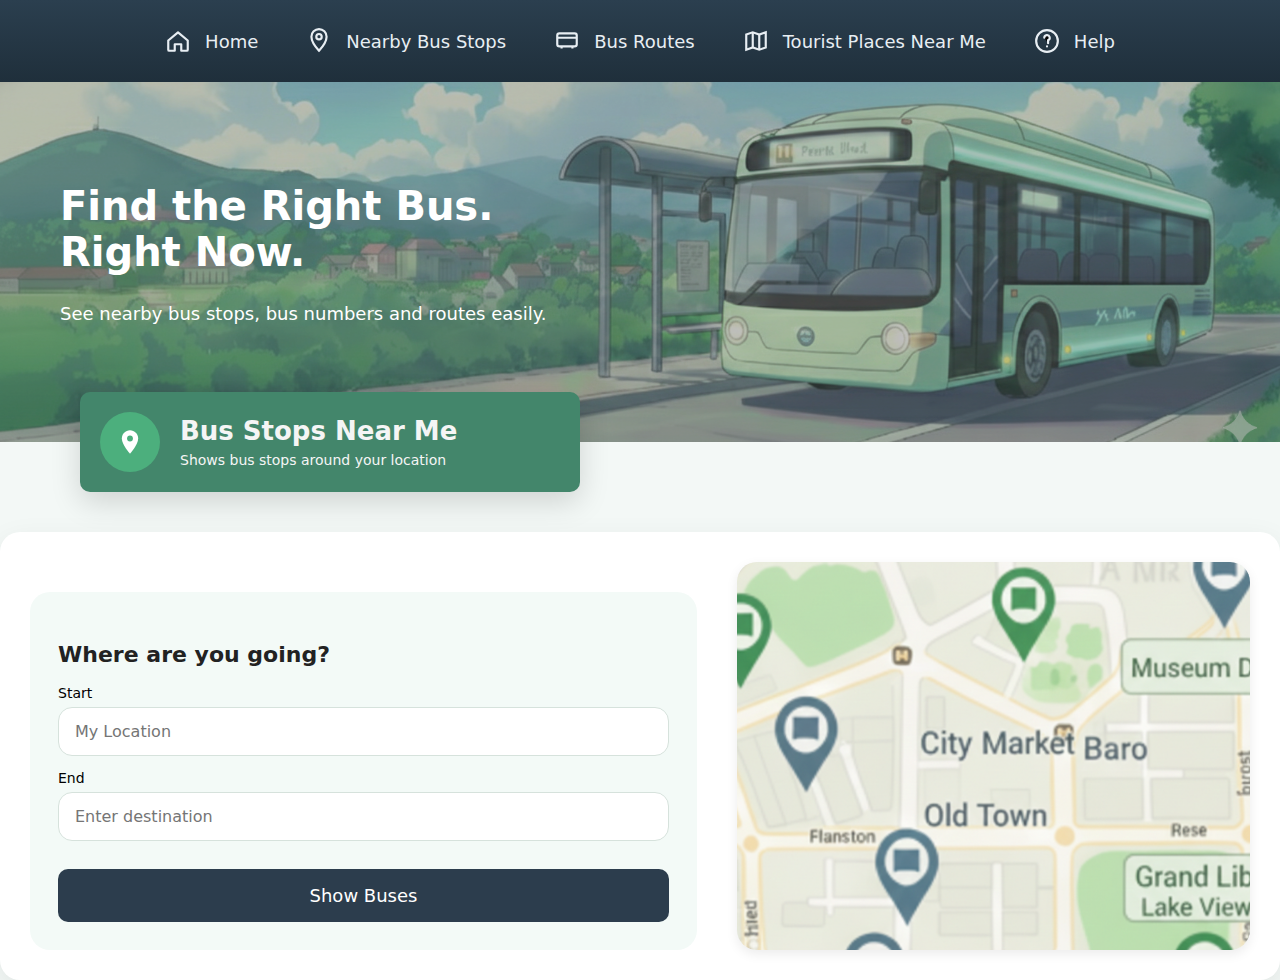
<file: index.html>
<!DOCTYPE html>
<html lang="en">
<head>
  <meta charset="UTF-8" />
  <meta name="viewport" content="width=device-width, initial-scale=1.0"/>
  <title>HopOn</title>
  <link rel="stylesheet" href="style.css" />
</head>
<body>

  <div class="page-wrapper">

    <nav class="top-nav">
      <ul class="nav-list">
        <li>
          <a href="#" class="nav-link">
            <svg viewBox="0 0 24 24" aria-hidden="true">
              <path d="M3 11.5L12 4l9 7.5V20a1 1 0 0 1-1 1h-5v-6H9v6H4a1 1 0 0 1-1-1z"
                    fill="none" stroke="currentColor" stroke-width="2"
                    stroke-linecap="round" stroke-linejoin="round"/>
            </svg>
            Home
          </a>
        </li>

        <li>
          <a href="#" class="nav-link">
            <svg viewBox="0 0 24 24" aria-hidden="true">
              <path d="M12 21s7-7.75 7-13a7 7 0 0 0-14 0c0 5.25 7 13 7 13z"
                    fill="none" stroke="currentColor" stroke-width="2"/>
              <circle cx="12" cy="8" r="2.5"
                      fill="none" stroke="currentColor" stroke-width="2"/>
            </svg>
            Nearby Bus Stops
          </a>
        </li>

        <li>
          <a href="#" class="nav-link">
            <svg viewBox="0 0 24 24" aria-hidden="true">
              <rect x="3" y="5" width="18" height="12" rx="2"
                    fill="none" stroke="currentColor" stroke-width="2"/>
              <path d="M3 9h18M7 17v2M17 17v2"
                    stroke="currentColor" stroke-width="2"/>
            </svg>
            Bus Routes
          </a>
        </li>

        <li>
          <a href="#" class="nav-link">
            <svg viewBox="0 0 24 24" aria-hidden="true">
              <path d="M3 6l6-2 6 2 6-2v14l-6 2-6-2-6 2z"
                    fill="none" stroke="currentColor" stroke-width="2"/>
              <path d="M9 4v14M15 6v14"
                    stroke="currentColor" stroke-width="2"/>
            </svg>
            Tourist Places Near Me
          </a>
        </li>

        <li>
          <a href="#" class="nav-link">
            <svg viewBox="0 0 24 24" aria-hidden="true">
              <circle cx="12" cy="12" r="10"
                      fill="none" stroke="currentColor" stroke-width="2"/>
              <path d="M9.5 9a2.5 2.5 0 1 1 3.5 2.3V14
                      M12 17h.01"
                    stroke="currentColor" stroke-width="2"
                    stroke-linecap="round"/>
            </svg>
            Help
          </a>
        </li>
      </ul>
    </nav>



    <!-- HERO SECTION -->
    <section class="hero">
      <div class="hero-overlay">
        <h1>Find the Right Bus.<br>Right Now.</h1>
        <p>See nearby bus stops, bus numbers and routes easily.</p>
      </div>
      
      <!-- BUTTON MOVED HERE TO BE POSITIONED RELATIVE TO HERO -->
      <button class="primary-action">
        <div class="icon-circle"><svg
            width="28"
            height="28"
            viewBox="0 0 24 24"
            fill="none"
            xmlns="http://www.w3.org/2000/svg"
            aria-hidden="true"
          >
            <path
              d="M12 2C8.13 2 5 5.13 5 9c0 5.25 7 13 7 13s7-7.75 7-13c0-3.87-3.13-7-7-7z"
              fill="white"
            />
            <circle cx="12" cy="9" r="2.5" fill="#4caf7d" />
          </svg>
        </div>
        <div class="action-text">
          <h2>Bus Stops Near Me</h2>
          <p>Shows bus stops around your location</p>
        </div>
      </button>
    </section>

    <!-- MAIN CONTENT CARD -->
    <section class="main-card">

      <!-- TWO COLUMN LAYOUT -->
      <div class="content-grid">

        <!-- LEFT COLUMN: FORM -->
        <div class="left-column">
          
          <!-- FROM TO SEARCH -->
          <div class="route-card">

            <h3 class="route-title">Where are you going?</h3>

            <div class="route-fields">

              <div class="input-group">
                <label for="start">Start</label>
                <input id="start" type="text" placeholder="My Location">
              </div>

              <div class="input-group">
                <label for="end">End</label>
                <input id="end" type="text" placeholder="Enter destination">
              </div>

              <button class="search-btn">Show Buses</button>

            </div>

          </div>


          

        </div>

        <!-- RIGHT COLUMN: MAP -->
        <div class="right-column">
          <div class="map-container">
            <img src="map.png" alt="Bus route map" class="map-image onclick="openMap()">
          </div>
        </div>

      </div>

    </section>

  </div>

  <script src="script.js"></script>
</body>
</html>
</file>
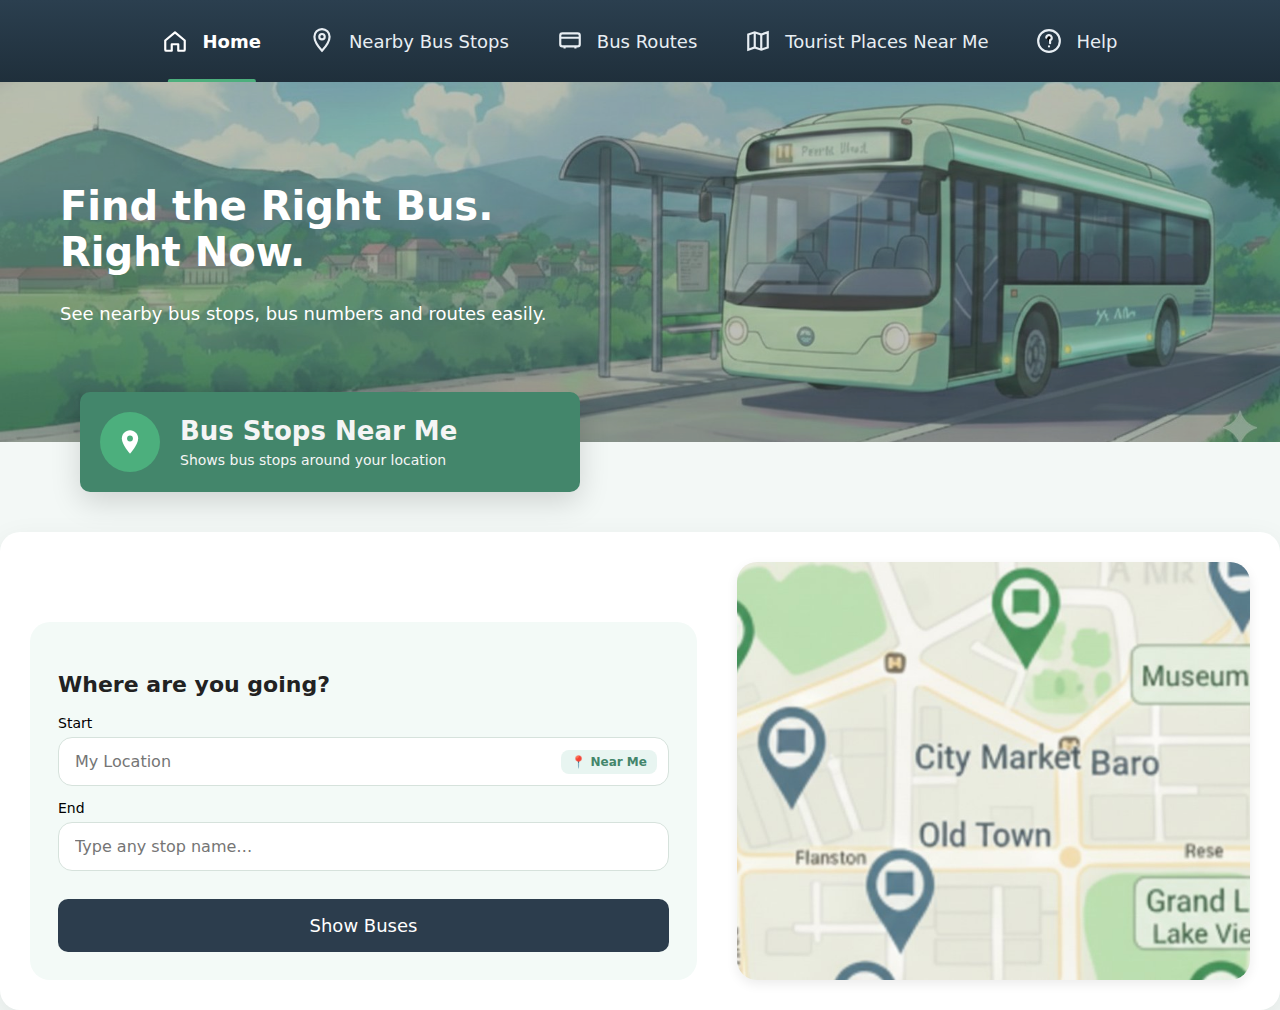
<file: public/index.html>
<!DOCTYPE html>
<html lang="en">
<head>
  <meta charset="UTF-8" />
  <meta name="viewport" content="width=device-width, initial-scale=1.0"/>
  <title>City Bus Finder</title>
  <link rel="stylesheet" href="style.css" />
  <style>
    /* ── Autocomplete dropdown ── */
    .input-wrapper {
      position: relative;
    }
    .suggestions-dropdown {
      position: absolute;
      top: calc(100% + 4px);
      left: 0; right: 0;
      background: white;
      border: 1.5px solid #5aa9a1;
      border-radius: 14px;
      box-shadow: 0 8px 24px rgba(0,0,0,0.12);
      z-index: 999;
      max-height: 260px;
      overflow-y: auto;
      display: none;
    }
    .suggestions-dropdown.open { display: block; }

    .suggestion-group-label {
      font-size: 11px;
      font-weight: 700;
      text-transform: uppercase;
      letter-spacing: 0.6px;
      color: #a0aec0;
      padding: 10px 16px 4px;
    }
    .suggestion-item {
      display: flex;
      align-items: center;
      gap: 10px;
      padding: 11px 16px;
      font-size: 15px;
      color: #2d3748;
      cursor: pointer;
      transition: background 0.15s;
    }
    .suggestion-item:hover,
    .suggestion-item.highlighted {
      background: #f0f9f5;
    }
    .suggestion-item .sug-icon {
      width: 28px; height: 28px;
      background: #e8f5f1;
      border-radius: 50%;
      display: flex; align-items: center; justify-content: center;
      flex-shrink: 0;
    }
    .suggestion-item .sug-icon.nearby { background: #5aa9a120; }
    .suggestion-item .sug-meta {
      font-size: 12px;
      color: #a0aec0;
      margin-top: 1px;
    }
    .suggestion-empty {
      padding: 18px 16px;
      text-align: center;
      color: #a0aec0;
      font-size: 14px;
    }

    /* ── Nearby stops badge on input ── */
    .input-addon {
      position: absolute;
      right: 12px; top: 50%;
      transform: translateY(-50%);
      display: flex; gap: 6px;
    }
    .nearby-btn-inline {
      font-size: 12px;
      font-weight: 600;
      color: #43866B;
      background: #e8f5f1;
      border: none;
      border-radius: 8px;
      padding: 5px 10px;
      cursor: pointer;
      white-space: nowrap;
      transition: background 0.15s;
    }
    .nearby-btn-inline:hover { background: #d0ece3; }

    .input-group input.has-addon { padding-right: 100px; }

    /* ── Search result flash ── */
    .search-btn:disabled { opacity: 0.7; cursor: not-allowed; }

    /* ── Route card tweak for spacing ── */
    .route-card { margin-top: 60px; }
  </style>
</head>
<body>

  <div class="page-wrapper">

    <nav class="top-nav">
      <ul class="nav-list">
        <li>
          <a href="index.html" class="nav-link active">
            <svg viewBox="0 0 24 24" aria-hidden="true">
              <path d="M3 11.5L12 4l9 7.5V20a1 1 0 0 1-1 1h-5v-6H9v6H4a1 1 0 0 1-1-1z"
                    fill="none" stroke="currentColor" stroke-width="2"
                    stroke-linecap="round" stroke-linejoin="round"/>
            </svg>
            Home
          </a>
        </li>
        <li>
          <a href="nearby-stops.html" class="nav-link">
            <svg viewBox="0 0 24 24" aria-hidden="true">
              <path d="M12 21s7-7.75 7-13a7 7 0 0 0-14 0c0 5.25 7 13 7 13z"
                    fill="none" stroke="currentColor" stroke-width="2"/>
              <circle cx="12" cy="8" r="2.5" fill="none" stroke="currentColor" stroke-width="2"/>
            </svg>
            Nearby Bus Stops
          </a>
        </li>
        <li>
          <a href="bus-routes.html" class="nav-link">
            <svg viewBox="0 0 24 24" aria-hidden="true">
              <rect x="3" y="5" width="18" height="12" rx="2" fill="none" stroke="currentColor" stroke-width="2"/>
              <path d="M3 9h18M7 17v2M17 17v2" stroke="currentColor" stroke-width="2"/>
            </svg>
            Bus Routes
          </a>
        </li>
        <li>
          <a href="tourist-places.html" class="nav-link">
            <svg viewBox="0 0 24 24" aria-hidden="true">
              <path d="M3 6l6-2 6 2 6-2v14l-6 2-6-2-6 2z" fill="none" stroke="currentColor" stroke-width="2"/>
              <path d="M9 4v14M15 6v14" stroke="currentColor" stroke-width="2"/>
            </svg>
            Tourist Places Near Me
          </a>
        </li>
        <li>
          <a href="help.html" class="nav-link">
            <svg viewBox="0 0 24 24" aria-hidden="true">
              <circle cx="12" cy="12" r="10" fill="none" stroke="currentColor" stroke-width="2"/>
              <path d="M9.5 9a2.5 2.5 0 1 1 3.5 2.3V14 M12 17h.01"
                    stroke="currentColor" stroke-width="2" stroke-linecap="round"/>
            </svg>
            Help
          </a>
        </li>
      </ul>
    </nav>

    <!-- HERO SECTION -->
    <section class="hero">
      <div class="hero-overlay">
        <h1>Find the Right Bus.<br>Right Now.</h1>
        <p>See nearby bus stops, bus numbers and routes easily.</p>
      </div>

      <button class="primary-action" id="nearbyBtn">
        <div class="icon-circle">
          <svg width="28" height="28" viewBox="0 0 24 24" fill="none" aria-hidden="true">
            <path d="M12 2C8.13 2 5 5.13 5 9c0 5.25 7 13 7 13s7-7.75 7-13c0-3.87-3.13-7-7-7z" fill="white"/>
            <circle cx="12" cy="9" r="2.5" fill="#4caf7d"/>
          </svg>
        </div>
        <div class="action-text">
          <h2>Bus Stops Near Me</h2>
          <p>Shows bus stops around your location</p>
        </div>
      </button>
    </section>

    <!-- MAIN CONTENT CARD -->
    <section class="main-card">
      <div class="content-grid">

        <!-- LEFT COLUMN: FORM -->
        <div class="left-column">
          <div class="route-card">
            <h3 class="route-title">Where are you going?</h3>

            <div class="route-fields">

              <!-- START INPUT -->
              <div class="input-group" id="startGroup">
                <label for="start">Start</label>
                <div class="input-wrapper">
                  <input id="start" type="text" placeholder="My Location" class="has-addon" autocomplete="off">
                  <div class="input-addon">
                    <button class="nearby-btn-inline" id="useLocationBtn" title="Use my current location">
                      📍 Near Me
                    </button>
                  </div>
                  <div class="suggestions-dropdown" id="startDropdown"></div>
                </div>
              </div>

              <!-- END INPUT -->
              <div class="input-group" id="endGroup">
                <label for="end">End</label>
                <div class="input-wrapper">
                  <input id="end" type="text" placeholder="Type any stop name…" autocomplete="off">
                  <div class="suggestions-dropdown" id="endDropdown"></div>
                </div>
              </div>

              <button class="search-btn" id="searchBtn">Show Buses</button>
            </div>
          </div>
        </div>

        <!-- RIGHT COLUMN: MAP -->
        <div class="right-column">
          <div class="map-container">
            <img src="map.png" alt="Bus route map" class="map-image">
          </div>
        </div>

      </div>
    </section>

  </div>

  <script>
    const API_BASE = 'http://localhost:3000';

    // ── All 944 unique stops embedded from stopdata.csv ───────────────────
    const ALL_STOPS = [{"id": "274", "name": "2NdWaterTankOnSecond", "lat": 13.09896, "lng": 80.13239}, {"id": "21", "name": "A.G.SOfficeColony", "lat": 12.98298, "lng": 80.21022}, {"id": "3", "name": "A.M.S.Hospital", "lat": 13.01647, "lng": 80.25963}, {"id": "31", "name": "A.V.Construction", "lat": 12.96475, "lng": 80.2117}, {"id": "9999", "name": "Aaaalayam", "lat": 971.11111, "lng": 89.0}, {"id": "3335", "name": "Aalamaram", "lat": 13.0255, "lng": 80.11327}, {"id": "4019", "name": "AAVIN", "lat": 12.89352, "lng": 80.22764}, {"id": "360", "name": "AayurvedaAshramam", "lat": 13.18212, "lng": 80.1929}, {"id": "4017", "name": "ACCENTURE", "lat": 12.906031, "lng": 80.228347}, {"id": "3720", "name": "ACP", "lat": 13.141958, "lng": 80.223529}, {"id": "761", "name": "AdambakkamP.S", "lat": 12.98942, "lng": 80.20204}, {"id": "3203", "name": "Adayar Bus Depot", "lat": 12.998459, "lng": 80.256085}, {"id": "3436", "name": "Adayar Bus Stand", "lat": 13.001756, "lng": 80.256561}, {"id": "3599", "name": "Adayar Gate", "lat": 13.028948, "lng": 80.249139}, {"id": "3429", "name": "Adayar Signal", "lat": 13.006689, "lng": 80.25382}, {"id": "53", "name": "AdayarDepot", "lat": 12.99832, "lng": 80.25612}, {"id": "214", "name": "AdayarO.T.", "lat": 13.00644, "lng": 80.25751}, {"id": "4069", "name": "Adayar_Gate/Park_Sheraton", "lat": 13.028948, "lng": 80.249139}, {"id": "3185", "name": "Adyar Bus Depot", "lat": 12.996908, "lng": 80.256731}, {"id": "3365", "name": "Adyar Bus Stand", "lat": 13.00667, "lng": 80.2555}, {"id": "3280", "name": "Adyar Depot", "lat": 12.997539, "lng": 80.256778}, {"id": "3136", "name": "Adyar Malar Hospital", "lat": 13.008488, "lng": 80.258931}, {"id": "3566", "name": "Adyar Signal", "lat": 13.00648, "lng": 80.25394}, {"id": "3618", "name": "Adyar Signal/Adyar Aavin/Malar Hospital", "lat": 13.007483, "lng": 80.258342}, {"id": "3437", "name": "Adyar Signal/Malar Hospital", "lat": 13.007145, "lng": 80.258841}, {"id": "3629", "name": "Adyar Telephone Exchange Bus Stop", "lat": 13.000581, "lng": 80.256484}, {"id": "649", "name": "ADYAR_GATE", "lat": 13.02927, "lng": 80.24775}, {"id": "4091", "name": "Adyar_Gate/Park_Sheraton", "lat": 13.029097, "lng": 80.249161}, {"id": "2005", "name": "AGS", "lat": 12.849816, "lng": 80.226491}, {"id": "3130", "name": "Ajantha", "lat": 13.037271, "lng": 80.195971}, {"id": "3755", "name": "Ajex", "lat": 13.17299, "lng": 80.30428}, {"id": "343", "name": "Alamadhi", "lat": 13.20602, "lng": 80.1166}, {"id": "342", "name": "AlamadhiOld", "lat": 13.20101, "lng": 80.14389}, {"id": "3155", "name": "Albert Theatre", "lat": 13.076343, "lng": 80.264107}, {"id": "3463", "name": "All India Radio Bus Stop/Light House", "lat": 13.039021, "lng": 80.278671}, {"id": "3565", "name": "All_India_Radio_Bus_Stop", "lat": 13.0391, "lng": 80.27894}, {"id": "681", "name": "AlwarThirunagar", "lat": 13.03989, "lng": 80.18603}, {"id": "824", "name": "AmarambeduChatram", "lat": 12.96826, "lng": 80.02351}, {"id": "869", "name": "AmarambeduRoad", "lat": 12.94952, "lng": 80.03669}, {"id": "870", "name": "AmarambeduVillage", "lat": 12.95831, "lng": 80.02017}, {"id": "3239", "name": "Ambal Nagar/Ekkaduthangal", "lat": 13.019151, "lng": 80.20638}, {"id": "288", "name": "Ambathur", "lat": 13.12165, "lng": 80.14861}, {"id": "313", "name": "AmbathurEstate", "lat": 13.09971, "lng": 80.1699}, {"id": "3404", "name": "Ambattur Estate", "lat": 13.099641, "lng": 80.169996}, {"id": "3169", "name": "Ambedkar College", "lat": 13.118267, "lng": 80.259182}, {"id": "291", "name": "AmbOt", "lat": 13.11969, "lng": 80.15003}, {"id": "554", "name": "Aminijikarai", "lat": 13.07398, "lng": 80.22472}, {"id": "3132", "name": "Amman Koil/Ayyapan Koil", "lat": 13.04148, "lng": 80.196607}, {"id": "167", "name": "AmmanKulam", "lat": 13.20636, "lng": 80.25006}, {"id": "3218", "name": "AMS Hospital/Satya Studio/Janaki College", "lat": 13.016078, "lng": 80.259762}, {"id": "3103", "name": "Amutham", "lat": 13.039797, "lng": 80.193195}, {"id": "826", "name": "Anakaputhur", "lat": 12.98348, "lng": 80.12655}, {"id": "3540", "name": "Anand/Sathyam Theatre", "lat": 13.056438, "lng": 80.257151}, {"id": "363", "name": "Andakuppam", "lat": 13.19197, "lng": 80.26953}, {"id": "82", "name": "Andersonpet", "lat": 13.07814, "lng": 80.0251}, {"id": "685", "name": "AngalammanKoil", "lat": 13.03182, "lng": 80.18337}, {"id": "633", "name": "AnjugamSchool", "lat": 13.04198, "lng": 80.22543}, {"id": "3133", "name": "Anna Square/Madras University", "lat": 13.065934, "lng": 80.284035}, {"id": "3426", "name": "Anna University", "lat": 13.008041, "lng": 80.23342}, {"id": "3294", "name": "Anna University/Gandhi Mandabam", "lat": 13.008251, "lng": 80.2334}, {"id": "98", "name": "AnnaNagarCircle", "lat": 13.08466, "lng": 80.21779}, {"id": "495", "name": "AnnaNagarWest", "lat": 13.09712, "lng": 80.19839}, {"id": "92", "name": "AnnaPoornaHotel/DamsRd", "lat": 13.06844, "lng": 80.26963}, {"id": "524", "name": "AnnaSquare", "lat": 13.06426, "lng": 80.28337}, {"id": "4002", "name": "ANNA_UNIVERSITY", "lat": 13.008192, "lng": 80.233775}, {"id": "4087", "name": "Anna_University/Gandhi_Mandabam", "lat": 13.008251, "lng": 80.2334}, {"id": "340", "name": "Arikambedu", "lat": 13.16273, "lng": 80.12999}, {"id": "256", "name": "Ariyalur", "lat": 13.19098, "lng": 80.25152}, {"id": "239", "name": "ArumandaiRd.Jn.", "lat": 13.22833, "lng": 80.21779}, {"id": "96", "name": "Arumbakkam", "lat": 13.07638, "lng": 80.20273}, {"id": "3151", "name": "Asarkana/Kathipara/Guindy Circle", "lat": 13.003671, "lng": 80.201072}, {"id": "4075", "name": "Asarkana/Kathipara/Guindy_Circle", "lat": 13.003671, "lng": 80.201072}, {"id": "3460", "name": "Ashok Pillar/Udhayam Theater", "lat": 13.034111, "lng": 80.21214}, {"id": "157", "name": "AshokLayland", "lat": 13.20797, "lng": 80.31609}, {"id": "119", "name": "AthipetI.C.F.Colony", "lat": 13.09302, "lng": 80.14621}, {"id": "328", "name": "AthipetJn", "lat": 13.08901, "lng": 80.16174}, {"id": "907", "name": "Athur", "lat": 13.25064, "lng": 80.14166}, {"id": "277", "name": "AvadiCircle", "lat": 13.11977, "lng": 80.10269}, {"id": "272", "name": "AvadiMosque", "lat": 13.11576, "lng": 80.10484}, {"id": "3620", "name": "Avvai Home", "lat": 13.007463, "lng": 80.261472}, {"id": "3469", "name": "Avvai House", "lat": 13.007407, "lng": 80.261635}, {"id": "216", "name": "AvvaiHome", "lat": 13.0074, "lng": 80.25976}, {"id": "121", "name": "Ayanambakkam", "lat": 13.07304, "lng": 80.1529}, {"id": "3537", "name": "Ayanavaram ESI", "lat": 13.097412, "lng": 80.242783}, {"id": "3106", "name": "Aynavaram Depot", "lat": 13.09844, "lng": 80.242292}, {"id": "3193", "name": "Aynavaram ESI", "lat": 13.097333, "lng": 80.242389}, {"id": "319", "name": "AyyappaNagar", "lat": 13.09779, "lng": 80.14054}, {"id": "797", "name": "AyyappanThangal", "lat": 13.03901, "lng": 80.13376}, {"id": "3125", "name": "Baby Hospital", "lat": 13.075473, "lng": 80.258785}, {"id": "3384", "name": "Baby Nagar", "lat": 12.980545, "lng": 80.229067}, {"id": "3382", "name": "Baby Nagar/Balaji Nagar", "lat": 12.981672, "lng": 80.230423}, {"id": "3251", "name": "Balaiya Garden", "lat": 12.965411, "lng": 80.201139}, {"id": "3374", "name": "Balaji Dental Hospital", "lat": 12.944388, "lng": 80.208467}, {"id": "3373", "name": "Balaji Nagar", "lat": 12.953997, "lng": 80.212267}, {"id": "3769", "name": "Beach station", "lat": 13.10012, "lng": 80.0}, {"id": "3438", "name": "Besant Nagar", "lat": 13.000314, "lng": 80.265709}, {"id": "3667", "name": "Besant Nagar Depot", "lat": 13.001126, "lng": 80.26729}, {"id": "52", "name": "BesantNagar", "lat": 13.00033, "lng": 80.26676}, {"id": "3730", "name": "Bhakthavatchalam College", "lat": 13.108078, "lng": 80.183645}, {"id": "850", "name": "BharathaMathaSt", "lat": 12.92819, "lng": 80.12698}, {"id": "19", "name": "BharathElectronics", "lat": 13.01645, "lng": 80.19002}, {"id": "3296", "name": "Bharathi Nagar", "lat": 12.98165, "lng": 80.233502}, {"id": "3499", "name": "Bharathi Nagar/MKB Nagar", "lat": 13.122922, "lng": 80.259661}, {"id": "621", "name": "BharathiNagar(PeriyarPa", "lat": 13.05419, "lng": 80.22886}, {"id": "3572", "name": "BHEL Nagar", "lat": 12.924795, "lng": 80.182698}, {"id": "3230", "name": "Bhuvaneswari", "lat": 13.09042, "lng": 80.258598}, {"id": "3237", "name": "Bhuvaneswari/Vasanthi", "lat": 13.090623, "lng": 80.258745}, {"id": "3604", "name": "Britto School", "lat": 12.99371, "lng": 80.21008}, {"id": "475", "name": "BROADWAY", "lat": 13.08842, "lng": 80.28148}, {"id": "3411", "name": "Broadway Terminus", "lat": 13.088298, "lng": 80.283604}, {"id": "347", "name": "Budur", "lat": 13.23878, "lng": 80.19479}, {"id": "469", "name": "BusBay-17ThKm", "lat": 13.14401, "lng": 80.22097}, {"id": "3112", "name": "Butt Road", "lat": 13.008635, "lng": 80.197825}, {"id": "3140", "name": "Butt Road Kalyana Mandapam", "lat": 13.010992, "lng": 80.195515}, {"id": "753", "name": "ButtRoad", "lat": 13.00757, "lng": 80.19608}, {"id": "3293", "name": "C.I.T Nagar", "lat": 13.030023, "lng": 80.230828}, {"id": "201", "name": "C.I.T._COLONY", "lat": 13.04153, "lng": 80.25868}, {"id": "641", "name": "C.M.B.T.", "lat": 13.06932, "lng": 80.20583}, {"id": "3257", "name": "Camp Road", "lat": 12.922392, "lng": 80.141458}, {"id": "2003", "name": "CAUVERY", "lat": 12.986577, "lng": 80.233278}, {"id": "3333", "name": "Cement Road", "lat": 13.02531, "lng": 80.11472}, {"id": "0", "name": "CEMENTRY(MANDAVELI)", "lat": 13.0299, "lng": 80.26191}, {"id": "480", "name": "CENTRAL", "lat": 13.08186, "lng": 80.27628}, {"id": "3271", "name": "Central Jail/Puzhal Camp", "lat": 13.158144, "lng": 80.203702}, {"id": "3701", "name": "Central/Moore Market", "lat": 13.082137, "lng": 80.275592}, {"id": "3219", "name": "Check Post", "lat": 12.9975, "lng": 80.216574}, {"id": "3391", "name": "Chellammal College/SPIC", "lat": 13.011673, "lng": 80.219807}, {"id": "3439", "name": "Chemman Cheri", "lat": 12.861155, "lng": 80.227188}, {"id": "3440", "name": "Chemmanchery S.C.B.", "lat": 12.874689, "lng": 80.209732}, {"id": "63", "name": "ChemmancheryS.C.B.", "lat": 12.8759, "lng": 80.20826}, {"id": "4130", "name": "Chengalpattu_Bypass", "lat": 12.699907, "lng": 79.968312}, {"id": "3512", "name": "Chengammal/PSB College", "lat": 12.770775, "lng": 80.213192}, {"id": "3412", "name": "Chennai Central/Government Hospital", "lat": 13.081813, "lng": 80.276867}, {"id": "582", "name": "Chepauk", "lat": 13.05757, "lng": 80.28191}, {"id": "3367", "name": "Chepauk/Ezhilagam", "lat": 13.06264, "lng": 80.28314}, {"id": "3608", "name": "Chetti Theru", "lat": 13.04139, "lng": 80.1145}, {"id": "358", "name": "Chettimedu", "lat": 13.18563, "lng": 80.222}, {"id": "3163", "name": "Chettinad Hospital", "lat": 12.796304, "lng": 80.222929}, {"id": "770", "name": "ChidambaramStores", "lat": 12.98106, "lng": 80.18809}, {"id": "3186", "name": "Chinnamalai/Little Mount/Saidapet Court", "lat": 13.01538, "lng": 80.224976}, {"id": "67", "name": "Chitlapakkam", "lat": 12.88725, "lng": 80.18423}, {"id": "844", "name": "ChitlapakkamB.S", "lat": 12.93612, "lng": 80.14741}, {"id": "450", "name": "ChoolaiMill", "lat": 13.09412, "lng": 80.268}, {"id": "452", "name": "CHOOLAI_P.O.", "lat": 13.09235, "lng": 80.2692}, {"id": "3258", "name": "Christ King/Convent", "lat": 12.922758, "lng": 80.130343}, {"id": "852", "name": "Chrompet", "lat": 12.95253, "lng": 80.13994}, {"id": "3278", "name": "Chrompet Depot", "lat": 12.951091, "lng": 80.139741}, {"id": "18", "name": "Cipet", "lat": 13.01384, "lng": 80.20436}, {"id": "3612", "name": "City Centre/Kalyani Hospital", "lat": 13.043722, "lng": 80.272391}, {"id": "3768", "name": "Clay battery", "lat": 13.10864, "lng": 80.0}, {"id": "471", "name": "CliveBattery", "lat": 13.10159, "lng": 80.29435}, {"id": "4003", "name": "CLRI", "lat": 13.006869, "lng": 80.240674}, {"id": "3627", "name": "CLRI/IIT Madras", "lat": 13.006883, "lng": 80.240639}, {"id": "3700", "name": "CLS Post Office", "lat": 13.083026, "lng": 80.278858}, {"id": "3149", "name": "CMBT", "lat": 13.06878, "lng": 80.20517}, {"id": "2006", "name": "Coffee Day", "lat": 12.86022, "lng": 80.2264}, {"id": "3200", "name": "Collector Nagar/MM Hospital", "lat": 13.087805, "lng": 80.189885}, {"id": "309", "name": "CollectorNagar", "lat": 13.08771, "lng": 80.19015}, {"id": "3159", "name": "Commissioner Office", "lat": 13.073685, "lng": 80.261715}, {"id": "743", "name": "CONCORDE", "lat": 13.01228, "lng": 80.22159}, {"id": "904", "name": "Convent", "lat": 12.92309, "lng": 80.12621}, {"id": "156", "name": "CoronationNagar", "lat": 13.13235, "lng": 80.27987}, {"id": "181", "name": "Corpn.PlayGround", "lat": 13.05203, "lng": 80.25787}, {"id": "40", "name": "CowlBazaar", "lat": 12.98871, "lng": 80.14213}, {"id": "3174", "name": "Cycle Shop", "lat": 13.153196, "lng": 80.208167}, {"id": "302", "name": "CycleShop", "lat": 13.15504, "lng": 80.20577}, {"id": "192", "name": "D.M.S", "lat": 13.04727, "lng": 80.24968}, {"id": "559", "name": "D.P.I", "lat": 13.06754, "lng": 80.25202}, {"id": "3482", "name": "dams Road", "lat": 13.066966, "lng": 80.268524}, {"id": "444", "name": "Dasamahan", "lat": 13.09804, "lng": 80.25118}, {"id": "540", "name": "Dasaprakash", "lat": 13.07889, "lng": 80.25032}, {"id": "642", "name": "Dasarathapuram", "lat": 13.05726, "lng": 80.20419}, {"id": "3190", "name": "Dashamakan", "lat": 13.097547, "lng": 80.254655}, {"id": "3648", "name": "Devanathan Street", "lat": 13.028149, "lng": 80.263691}, {"id": "3352", "name": "Dhandeeswaram", "lat": 12.983326, "lng": 80.22224}, {"id": "3144", "name": "Dinathanthi/Commisioner Office", "lat": 13.080424, "lng": 80.263082}, {"id": "3142", "name": "DLF/L&T", "lat": 13.023807, "lng": 80.17892}, {"id": "3104", "name": "DMS", "lat": 13.047059, "lng": 80.248352}, {"id": "3506", "name": "Dollar", "lat": 12.90607, "lng": 80.22831}, {"id": "174", "name": "Doveton", "lat": 13.08704, "lng": 80.25886}, {"id": "323", "name": "Dunlop", "lat": 13.10531, "lng": 80.15222}, {"id": "3576", "name": "Echankadu", "lat": 12.94686, "lng": 80.18401}, {"id": "354", "name": "Echankuzhi", "lat": 13.20322, "lng": 80.27006}, {"id": "4038", "name": "EGATTUR", "lat": 12.837108, "lng": 80.228172}, {"id": "529", "name": "Egmore", "lat": 13.07751, "lng": 80.26139}, {"id": "3157", "name": "Egmore Court/Commissioner Office", "lat": 13.07289, "lng": 80.261893}, {"id": "3108", "name": "Egmore Railway Station", "lat": 13.077801, "lng": 80.261976}, {"id": "486", "name": "EgmoreNorthR.S.", "lat": 13.07946, "lng": 80.25981}, {"id": "307", "name": "ElangoNagarOfficerColo", "lat": 13.09106, "lng": 80.185}, {"id": "3728", "name": "Electricity Board/Post Office", "lat": 13.105542, "lng": 80.186282}, {"id": "456", "name": "EllaiammanKoil", "lat": 13.15789, "lng": 80.30156}, {"id": "3759", "name": "Ellayamman koil", "lat": 13.15656, "lng": 80.30087}, {"id": "731", "name": "ENGG_COLLEGE", "lat": 13.00857, "lng": 80.23144}, {"id": "158", "name": "Ennore", "lat": 13.21805, "lng": 80.3201}, {"id": "3743", "name": "Ennore Foundary", "lat": 13.21201, "lng": 80.31865}, {"id": "3658", "name": "Erikarai", "lat": 12.987278, "lng": 80.218207}, {"id": "3748", "name": "Ernavur", "lat": 13.18628, "lng": 80.30757}, {"id": "3600", "name": "Errikarai", "lat": 12.98713, "lng": 80.2183}, {"id": "3530", "name": "Erukancherry", "lat": 13.12379, "lng": 80.24792}, {"id": "3497", "name": "Erukancherry Toll Gate", "lat": 13.122114, "lng": 80.251128}, {"id": "3722", "name": "Erukkancherry", "lat": 13.123971, "lng": 80.247888}, {"id": "3679", "name": "ESI", "lat": 13.093706, "lng": 80.241134}, {"id": "3102", "name": "ESI Hospital", "lat": 13.035214, "lng": 80.208738}, {"id": "3746", "name": "ETP camp 1", "lat": 13.19614, "lng": 80.3119}, {"id": "3747", "name": "ETP camp 2", "lat": 13.18831, "lng": 80.3085}, {"id": "425", "name": "EzhilNagar", "lat": 13.13333, "lng": 80.26275}, {"id": "198", "name": "F.C.IOld", "lat": 13.03791, "lng": 80.25668}, {"id": "2009", "name": "FISH_MARKET", "lat": 12.893227, "lng": 80.227376}, {"id": "632", "name": "FiveLamps", "lat": 13.0466, "lng": 80.22629}, {"id": "4140", "name": "Ford", "lat": 12.78709, "lng": 80.01505}, {"id": "915", "name": "ForeShoreEstate", "lat": 13.02421, "lng": 80.27384}, {"id": "409", "name": "G.K.M.Colony", "lat": 13.11024, "lng": 80.22277}, {"id": "2002", "name": "GAJENDRA_CIRCLE", "lat": 12.99188, "lng": 80.233718}, {"id": "3318", "name": "Gandhi Mandapam/Anna University", "lat": 13.007388, "lng": 80.236858}, {"id": "3687", "name": "Gandhi nagar", "lat": 13.0069, "lng": 80.25028}, {"id": "3385", "name": "Gandhi Nagar/Madhya Kailash", "lat": 13.006892, "lng": 80.249581}, {"id": "3356", "name": "Gandhi Road", "lat": 12.98655, "lng": 80.22292}, {"id": "3002", "name": "Gandhinagar_Cutservice stop Towards Adyar", "lat": 13.006802, "lng": 80.248402}, {"id": "4061", "name": "GANDHI_MANDABAM", "lat": 13.00741, "lng": 80.236843}, {"id": "4072", "name": "Gandhi_Mandapam/Anna University", "lat": 13.007388, "lng": 80.236858}, {"id": "3249", "name": "Ganesh Nagar", "lat": 12.960853, "lng": 80.187253}, {"id": "431", "name": "GaneshPuram", "lat": 13.10957, "lng": 80.2595}, {"id": "3329", "name": "Gangai Amman Koil", "lat": 13.03807, "lng": 80.1132}, {"id": "196", "name": "Gemini%20P.html", "lat": 13.05229, "lng": 80.25123}, {"id": "237", "name": "Gnayaru", "lat": 13.26125, "lng": 80.21419}, {"id": "3613", "name": "Golden Flats", "lat": 13.08828, "lng": 80.178894}, {"id": "3521", "name": "Golden Flats Bus Stop", "lat": 13.088254, "lng": 80.17844}, {"id": "311", "name": "GoldenFlat", "lat": 13.08901, "lng": 80.17084}, {"id": "3325", "name": "Gopala Krishna Theatre", "lat": 13.03387, "lng": 80.16034}, {"id": "699", "name": "Govardanagiri", "lat": 13.10038, "lng": 80.10836}, {"id": "3238", "name": "Government Hospital/Nurse Quarters", "lat": 13.082233, "lng": 80.279143}, {"id": "675", "name": "Govt.GirlsH.Sc", "lat": 13.03138, "lng": 80.216}, {"id": "3555", "name": "Gowrivakkam", "lat": 12.920951, "lng": 80.167331}, {"id": "892", "name": "Guduvanchery", "lat": 12.84185, "lng": 80.0578}, {"id": "3557", "name": "Guduvanchery Bus Terminus", "lat": 12.84548, "lng": 80.061448}, {"id": "3559", "name": "Guduvanchery Electricity Board", "lat": 12.851341, "lng": 80.065607}, {"id": "4151", "name": "Guduvanchery_EB", "lat": 12.851341, "lng": 80.065607}, {"id": "3113", "name": "Guindy", "lat": 13.00858, "lng": 80.202424}, {"id": "3592", "name": "Guindy Estate Bus Terminus", "lat": 13.009722, "lng": 80.211227}, {"id": "3580", "name": "Guindy Race Course/Guindy Railway Station Bus Stop", "lat": 13.008179, "lng": 80.213317}, {"id": "3308", "name": "Guindy Race Course/Railway Station Bus Stop", "lat": 13.007883, "lng": 80.213017}, {"id": "3114", "name": "Guindy Railway Station/Guindy Air Scotts", "lat": 13.009251, "lng": 80.210712}, {"id": "3674", "name": "Guindy Terminus", "lat": 13.009291, "lng": 80.211252}, {"id": "3442", "name": "Guindy TVK Estate", "lat": 13.009764, "lng": 80.211128}, {"id": "3139", "name": "Guindy/MKN Road", "lat": 13.007289, "lng": 80.209773}, {"id": "4074", "name": "Guindy/MKN_Road", "lat": 13.007289, "lng": 80.209773}, {"id": "747", "name": "GuindyR.S", "lat": 13.00713, "lng": 80.20891}, {"id": "4073", "name": "Guindy_RS_BusStop", "lat": 13.008179, "lng": 80.213317}, {"id": "4086", "name": "Guindy_Terminus", "lat": 13.009291, "lng": 80.211252}, {"id": "3479", "name": "Guru Nanak College", "lat": 12.99062, "lng": 80.220199}, {"id": "3443", "name": "Gurunanak College", "lat": 12.990388, "lng": 80.220503}, {"id": "728", "name": "GurunanakCollege", "lat": 12.98758, "lng": 80.22303}, {"id": "284", "name": "GuruvoyalKaranibattai", "lat": 13.21354, "lng": 80.06355}, {"id": "275", "name": "H.V.F.MainGate", "lat": 13.14205, "lng": 80.08767}, {"id": "3533", "name": "Halda", "lat": 13.010985, "lng": 80.222862}, {"id": "33", "name": "Hasthinapuram", "lat": 12.94024, "lng": 80.15067}, {"id": "1516", "name": "HEC", "lat": 12.803026, "lng": 80.223672}, {"id": "3640", "name": "High Court Bus Terminus", "lat": 13.085613, "lng": 80.285091}, {"id": "472", "name": "HighCourt", "lat": 13.0855, "lng": 80.28448}, {"id": "3362", "name": "Hindustan College", "lat": 12.80106, "lng": 80.22352}, {"id": "3444", "name": "Hindustan Engg College", "lat": 12.801308, "lng": 80.223732}, {"id": "4033", "name": "HINDUSTAN_COLLEGE", "lat": 12.801506, "lng": 80.223545}, {"id": "763", "name": "HinduVidyalaya", "lat": 12.98511, "lng": 80.20504}, {"id": "547", "name": "HotelArun", "lat": 13.07304, "lng": 80.22079}, {"id": "3603", "name": "Housing Board Water Tank", "lat": 12.991768, "lng": 80.212653}, {"id": "504", "name": "I.C.F", "lat": 13.09657, "lng": 80.21908}, {"id": "3143", "name": "I.C.F/I.C.F Quarters", "lat": 13.100355, "lng": 80.21509}, {"id": "372", "name": "I.C.I.", "lat": 13.19055, "lng": 80.3136}, {"id": "155", "name": "I.O.html", "lat": 13.14104, "lng": 80.28246}, {"id": "26", "name": "I.R.T.Rd.Jn.", "lat": 12.98156, "lng": 80.23976}, {"id": "497", "name": "IcfAnnexe", "lat": 13.09461, "lng": 80.22354}, {"id": "3345", "name": "IGP", "lat": 12.973769, "lng": 80.250572}, {"id": "3347", "name": "IIT", "lat": 13.006692, "lng": 80.240341}, {"id": "4088", "name": "IIT/CLRI", "lat": 13.007365, "lng": 80.240182}, {"id": "3672", "name": "Indira Nagar Water Tank", "lat": 12.994577, "lng": 80.252523}, {"id": "704", "name": "IndiraNagar", "lat": 12.99235, "lng": 80.25607}, {"id": "703", "name": "IndiraNagarWaterTank", "lat": 12.99507, "lng": 80.25277}, {"id": "3205", "name": "Indra Nagar Water Tank", "lat": 12.995249, "lng": 80.252874}, {"id": "3731", "name": "Infant Jesus Church", "lat": 13.108549, "lng": 80.180245}, {"id": "3616", "name": "Infosys/Aavin", "lat": 12.893152, "lng": 80.227535}, {"id": "60", "name": "Injambakkam", "lat": 12.91698, "lng": 80.25092}, {"id": "4156", "name": "Iraniamman_koil", "lat": 12.897431, "lng": 80.089383}, {"id": "4099", "name": "Iraniamma_ Koil", "lat": 12.89711, "lng": 80.08939}, {"id": "885", "name": "Irumbuliyur", "lat": 12.91774, "lng": 80.10904}, {"id": "3753", "name": "ITC", "lat": 13.17991, "lng": 80.3075}, {"id": "3554", "name": "Iyappanthangal/Ambedkar Silai", "lat": 13.03741, "lng": 80.13865}, {"id": "3248", "name": "Iyyappan Koil", "lat": 12.965314, "lng": 80.191575}, {"id": "3129", "name": "Iyyappan Koil/Amman Koil", "lat": 13.039296, "lng": 80.196936}, {"id": "3633", "name": "Iyyappanthangal Bus Stop", "lat": 13.039084, "lng": 80.132443}, {"id": "3311", "name": "Iyyappanthangal Depot", "lat": 13.038, "lng": 80.135167}, {"id": "680", "name": "JaffarkhanPet", "lat": 13.02874, "lng": 80.2086}, {"id": "3287", "name": "Jain College", "lat": 12.946467, "lng": 80.239581}, {"id": "4011", "name": "JAIN_COLL", "lat": 12.946553, "lng": 80.239864}, {"id": "439", "name": "Jamalaya", "lat": 13.10456, "lng": 80.2529}, {"id": "2000", "name": "JAMUNA", "lat": 12.98665, "lng": 80.23866}, {"id": "3548", "name": "Jayalakshmi Theatre", "lat": 12.991821, "lng": 80.198618}, {"id": "3003", "name": "Jayanthi Signal_Cutservice stop from Kelambakkam", "lat": 12.987671, "lng": 80.255752}, {"id": "3224", "name": "Jayanthi Theatre", "lat": 12.988712, "lng": 80.255806}, {"id": "3252", "name": "Jayanthi Theatre Signal", "lat": 12.987716, "lng": 80.254829}, {"id": "3004", "name": "Jaynathi bus stop on LB  towards ADYAR", "lat": 12.987947, "lng": 80.255745}, {"id": "767", "name": "Jn.Of.PalavanthangalGst", "lat": 12.9941, "lng": 80.18565}, {"id": "895", "name": "Jn.OfMambakkamO.Bakka", "lat": 12.89392, "lng": 80.18023}, {"id": "371", "name": "Jn.OfPonneriRd", "lat": 13.17769, "lng": 80.27023}, {"id": "513", "name": "Jn.OfR.GardenPevrH.", "lat": 13.07427, "lng": 80.21592}, {"id": "733", "name": "Jn.OfRaceCourseRd", "lat": 13.00661, "lng": 80.22054}, {"id": "317", "name": "JN.OF_CENTRAL_AVENUE", "lat": 13.09794, "lng": 80.17663}, {"id": "668", "name": "JnOfIiiAnd1StAve", "lat": 13.0419, "lng": 80.21232}, {"id": "3235", "name": "Joint Office", "lat": 13.099615, "lng": 80.230442}, {"id": "3485", "name": "Jothi Theatre/Kathipara", "lat": 13.007317, "lng": 80.201711}, {"id": "490", "name": "K.M.html", "lat": 13.07781, "lng": 80.24277}, {"id": "858", "name": "Kadaperi", "lat": 12.93256, "lng": 80.12375}, {"id": "279", "name": "KadhavoorRd.Jn.", "lat": 13.18622, "lng": 80.05892}, {"id": "3303", "name": "Kaiveli", "lat": 12.964099, "lng": 80.216072}, {"id": "3760", "name": "Kaladipet", "lat": 13.15386, "lng": 80.29982}, {"id": "678", "name": "KalaignarNagar", "lat": 13.03585, "lng": 80.20465}, {"id": "682", "name": "KalaignarNagarWest", "lat": 13.0444, "lng": 80.19389}, {"id": "3475", "name": "Kalaimagal Nagar", "lat": 13.024735, "lng": 80.206788}, {"id": "3714", "name": "Kalavakkam", "lat": 12.741619, "lng": 80.197187}, {"id": "3698", "name": "Kaliappa/Billroth/R.A.Puram", "lat": 13.027075, "lng": 80.256151}, {"id": "4068", "name": "Kaliappa/Billroth/R.A_Puram", "lat": 13.027075, "lng": 80.256151}, {"id": "4092", "name": "Kaliappa_Hospital/Billroth/R.A_Puram", "lat": 13.02717, "lng": 80.25433}, {"id": "132", "name": "Kallikuppam", "lat": 13.13231, "lng": 80.17299}, {"id": "3407", "name": "Kallukadai", "lat": 13.101761, "lng": 80.211685}, {"id": "3486", "name": "Kalpana", "lat": 13.138993, "lng": 80.227502}, {"id": "3406", "name": "Kalpana Hotel", "lat": 13.103229, "lng": 80.207683}, {"id": "3446", "name": "Kamabar Arangam", "lat": 13.0992, "lng": 80.219767}, {"id": "418", "name": "KamabarArangam", "lat": 13.09883, "lng": 80.22294}, {"id": "3435", "name": "Kamaraj Salai/Nagathamman Koil", "lat": 13.044162, "lng": 80.208882}, {"id": "827", "name": "Kamarajapuram", "lat": 12.97052, "lng": 80.12115}, {"id": "913", "name": "KamarajNagar", "lat": 13.10702, "lng": 80.09441}, {"id": "3331", "name": "Kamatchi Amman Koil", "lat": 13.03094, "lng": 80.11126}, {"id": "3127", "name": "Kambar Arangam", "lat": 13.099025, "lng": 80.219808}, {"id": "3173", "name": "Kanagachathiram", "lat": 13.136228, "lng": 80.231255}, {"id": "3281", "name": "Kandanchavadi", "lat": 12.965317, "lng": 80.247539}, {"id": "720", "name": "KANDAN_CHAVADI", "lat": 12.96082, "lng": 80.24534}, {"id": "872", "name": "Kannadapalayam", "lat": 12.93639, "lng": 80.10046}, {"id": "3315", "name": "Kannagi Nagar", "lat": 12.93129, "lng": 80.2386}, {"id": "3316", "name": "Kannagi Nagar Depot", "lat": 12.925525, "lng": 80.238184}, {"id": "3695", "name": "Kannagi Nagar Market", "lat": 12.928464, "lng": 80.238895}, {"id": "3208", "name": "Kannagi_Statue", "lat": 13.056277, "lng": 80.281705}, {"id": "3543", "name": "Kannammapettai", "lat": 13.030366, "lng": 80.228137}, {"id": "3523", "name": "Kannigapuram", "lat": 13.004494, "lng": 80.220235}, {"id": "337", "name": "Karakku", "lat": 13.11764, "lng": 80.16934}, {"id": "350", "name": "KaranodaiSchool", "lat": 13.24713, "lng": 80.15737}, {"id": "1513", "name": "KARAPAKKAM", "lat": 12.913505, "lng": 80.229147}, {"id": "3505", "name": "Karapakkam Bus Stop", "lat": 12.913905, "lng": 80.229413}, {"id": "163", "name": "Kasanoor", "lat": 13.20352, "lng": 80.02939}, {"id": "3147", "name": "Kasi Theatre", "lat": 13.031519, "lng": 80.209178}, {"id": "3765", "name": "Kasimedu", "lat": 13.1347, "lng": 80.0}, {"id": "1512", "name": "KASTHURBAI_NAGAR", "lat": 13.006164, "lng": 80.247433}, {"id": "3397", "name": "Kathipara/Jothi Theatre", "lat": 13.007304, "lng": 80.201539}, {"id": "4144", "name": "Kattankulathur", "lat": 12.809058, "lng": 80.02917}, {"id": "803", "name": "KattuKootRoad", "lat": 13.01551, "lng": 79.92774}, {"id": "3118", "name": "Kattupakkam", "lat": 13.040646, "lng": 80.128795}, {"id": "359", "name": "Kavangarai", "lat": 13.16959, "lng": 80.19959}, {"id": "3175", "name": "Kavankarai", "lat": 13.170475, "lng": 80.199187}, {"id": "285", "name": "Kavaraipalayam", "lat": 13.11935, "lng": 80.07986}, {"id": "377", "name": "KaviarasuKannadasanNaga", "lat": 13.13649, "lng": 80.25581}, {"id": "3164", "name": "Kazhipattur", "lat": 12.819577, "lng": 80.230362}, {"id": "3220", "name": "Keelkatalai", "lat": 12.955813, "lng": 80.186972}, {"id": "68", "name": "Keerapakkam", "lat": 12.82791, "lng": 80.16533}, {"id": "1517", "name": "KELAMBAKKAM", "lat": 12.786676, "lng": 80.220558}, {"id": "487", "name": "Kelleys", "lat": 13.08226, "lng": 80.24363}, {"id": "281", "name": "KesavaCrossRoad", "lat": 13.18028, "lng": 80.02922}, {"id": "4139", "name": "Kilekarni", "lat": 12.77686, "lng": 80.01012}, {"id": "3651", "name": "Kilkatalai Depot", "lat": 12.956132, "lng": 80.186786}, {"id": "834", "name": "Kilkattalai", "lat": 12.95409, "lng": 80.18601}, {"id": "3447", "name": "Kilpauk Garden", "lat": 13.083758, "lng": 80.233512}, {"id": "502", "name": "KilpaukGarden", "lat": 13.08374, "lng": 80.23358}, {"id": "3432", "name": "Kk Nagar", "lat": 13.035947, "lng": 80.205273}, {"id": "3683", "name": "Kk Nagar Depot", "lat": 13.035624, "lng": 80.20609}, {"id": "387", "name": "KodungaiyurO.T.", "lat": 13.13858, "lng": 80.24345}, {"id": "375", "name": "KodungaiyurParvathinagar", "lat": 13.14568, "lng": 80.25049}, {"id": "120", "name": "KoladiSchool", "lat": 13.08658, "lng": 80.13256}, {"id": "70", "name": "Kolapakkam", "lat": 12.87088, "lng": 80.10544}, {"id": "123", "name": "Kolappanchery", "lat": 13.07923, "lng": 80.07265}, {"id": "301", "name": "Kolathur/NehruRdJn", "lat": 13.13003, "lng": 80.2141}, {"id": "818", "name": "Kollaicheri", "lat": 13.00924, "lng": 80.10115}, {"id": "3448", "name": "Koman Nagar Road Junction", "lat": 12.744287, "lng": 80.200479}, {"id": "236", "name": "Kondakkarai", "lat": 13.24228, "lng": 80.27384}, {"id": "327", "name": "KonimeduRd.Jn.", "lat": 13.08838, "lng": 80.12303}, {"id": "817", "name": "Koovoor", "lat": 13.01026, "lng": 80.11831}, {"id": "303", "name": "Korattur", "lat": 13.1125, "lng": 80.18354}, {"id": "148", "name": "KorukkupetR.S", "lat": 13.11856, "lng": 80.27804}, {"id": "128", "name": "Kosapalayam", "lat": 13.09419, "lng": 80.02055}, {"id": "255", "name": "Kosappur", "lat": 13.18371, "lng": 80.23438}, {"id": "57", "name": "Kottivakkam", "lat": 12.97027, "lng": 80.25805}, {"id": "3597", "name": "Kottur", "lat": 13.01855, "lng": 80.24126}, {"id": "4089", "name": "Kottur/Anna_Library", "lat": 13.018676, "lng": 80.241195}, {"id": "713", "name": "Kotturpuram", "lat": 13.01995, "lng": 80.24105}, {"id": "62", "name": "Kovalam", "lat": 12.78667, "lng": 80.24991}, {"id": "3574", "name": "Kovilambakkam Bus Stop", "lat": 12.938958, "lng": 80.182345}, {"id": "66", "name": "KovilamcherryVillage", "lat": 12.88226, "lng": 80.17101}, {"id": "3350", "name": "Koyambedu Busstand", "lat": 13.06811, "lng": 80.20547}, {"id": "512", "name": "KoyambeduRohiniTheater", "lat": 13.07511, "lng": 80.19509}, {"id": "3605", "name": "Krishna Sweets", "lat": 12.99718, "lng": 80.21046}, {"id": "655", "name": "KrishnanTemple/PondyBaz", "lat": 13.04035, "lng": 80.23992}, {"id": "3117", "name": "Kumananchavadi", "lat": 13.044864, "lng": 80.116036}, {"id": "3283", "name": "Kumaran Nagar", "lat": 12.877097, "lng": 80.226788}, {"id": "842", "name": "KumaranKundram", "lat": 12.94229, "lng": 80.1417}, {"id": "4042", "name": "KUMARAN_NAGAR", "lat": 12.877518, "lng": 80.226742}, {"id": "346", "name": "Kummanur", "lat": 13.21856, "lng": 80.19539}, {"id": "790", "name": "Kumunanchavadi", "lat": 13.04479, "lng": 80.11634}, {"id": "825", "name": "KundrathurB.S", "lat": 12.99803, "lng": 80.09651}, {"id": "81", "name": "Kuthambakkam", "lat": 13.05682, "lng": 80.03222}, {"id": "94", "name": "LadyMctmSchool/Millers", "lat": 13.08466, "lng": 80.24985}, {"id": "3615", "name": "Lattice Bridge", "lat": 12.98619, "lng": 80.25552}, {"id": "244", "name": "LATTICE_BRIDGE", "lat": 12.98198, "lng": 80.25272}, {"id": "3744", "name": "Leyland", "lat": 13.21024, "lng": 80.31672}, {"id": "3745", "name": "Leyland PO", "lat": 13.20695, "lng": 80.31542}, {"id": "3413", "name": "LIC", "lat": 13.065774, "lng": 80.26781}, {"id": "3752", "name": "Lift gate", "lat": 13.18497, "lng": 80.31135}, {"id": "3393", "name": "Little Mount/Saidapet Court/Chinnamalai", "lat": 13.015294, "lng": 80.224711}, {"id": "4001", "name": "LITTLE_MOUNT", "lat": 13.014339, "lng": 80.226308}, {"id": "305", "name": "LucasTvs", "lat": 13.10188, "lng": 80.19299}, {"id": "601", "name": "Luz", "lat": 13.03692, "lng": 80.26757}, {"id": "428", "name": "M.K.B.Nagar", "lat": 13.12312, "lng": 80.25916}, {"id": "427", "name": "M.K.B.NagarEast", "lat": 13.12295, "lng": 80.2656}, {"id": "3277", "name": "M.M.D.A", "lat": 13.064892, "lng": 80.21145}, {"id": "3496", "name": "M.M.D.A Bus Stop", "lat": 13.062929, "lng": 80.21152}, {"id": "534", "name": "M.M.D.A.Colony", "lat": 13.06476, "lng": 80.21135}, {"id": "538", "name": "M.M.D.A.ColonyRd.Jn.", "lat": 13.06385, "lng": 80.21178}, {"id": "384", "name": "MadahvaramVillage", "lat": 13.14853, "lng": 80.23006}, {"id": "131", "name": "Madanakuppam", "lat": 13.13532, "lng": 80.19103}, {"id": "385", "name": "Madhavaram", "lat": 13.13766, "lng": 80.22955}, {"id": "3178", "name": "Madhavaram Bypass", "lat": 13.144035, "lng": 80.220947}, {"id": "3172", "name": "Madhavaram Depot", "lat": 13.13195, "lng": 80.237081}, {"id": "386", "name": "MadhavaramMillkColony", "lat": 13.15187, "lng": 80.24208}, {"id": "388", "name": "MadhavaramPostBox", "lat": 13.14284, "lng": 80.23624}, {"id": "3389", "name": "Madhya Kailash/CLRI", "lat": 13.006605, "lng": 80.246591}, {"id": "1506", "name": "MADHYAKAILASH", "lat": 13.006626, "lng": 80.246391}, {"id": "3427", "name": "MadhyaKailash/Gandhi Nagar", "lat": 13.006696, "lng": 80.249531}, {"id": "4004", "name": "MADHYA_KAILASH", "lat": 13.006232, "lng": 80.247461}, {"id": "3371", "name": "Madipakkam koot road", "lat": 12.968106, "lng": 80.189507}, {"id": "30", "name": "MadipakkamB.S", "lat": 12.96575, "lng": 80.20187}, {"id": "784", "name": "MadipakkamRd.Jn.", "lat": 12.96605, "lng": 80.18866}, {"id": "692", "name": "Maduravoyal", "lat": 13.0615, "lng": 80.1644}, {"id": "3346", "name": "Maduvinkarai", "lat": 13.00419, "lng": 80.21224}, {"id": "3556", "name": "Mahalakshmi nagar", "lat": 12.922695, "lng": 80.146978}, {"id": "3561", "name": "Mahalakshmi Nagar Junction Bus Stop", "lat": 12.922562, "lng": 80.147442}, {"id": "47", "name": "MahalakshmiNagar", "lat": 12.92292, "lng": 80.14775}, {"id": "617", "name": "Mahalingapuram", "lat": 13.05801, "lng": 80.23506}, {"id": "4134", "name": "Mahindra_City", "lat": 12.74387, "lng": 79.99268}, {"id": "2001", "name": "MAIN_GATE", "lat": 13.00539, "lng": 80.24188}, {"id": "909", "name": "Malrosapuram", "lat": 12.83846, "lng": 80.15571}, {"id": "381", "name": "Manali", "lat": 13.17076, "lng": 80.25667}, {"id": "373", "name": "ManaliRdJn.", "lat": 13.1614, "lng": 80.26886}, {"id": "806", "name": "ManapakkamP.U.O", "lat": 13.01659, "lng": 80.17713}, {"id": "80", "name": "ManapakkamVillage", "lat": 13.01208, "lng": 80.16666}, {"id": "908", "name": "Manchankaranai", "lat": 13.27127, "lng": 80.10666}, {"id": "648", "name": "Mandaveli", "lat": 13.02668, "lng": 80.26572}, {"id": "3388", "name": "Mandaveli Bus stand", "lat": 13.025321, "lng": 80.265388}, {"id": "3122", "name": "Mandaveli Market/Post Office", "lat": 13.02935, "lng": 80.265687}, {"id": "4094", "name": "Mandaveli_Market/Post_Office", "lat": 13.02935, "lng": 80.265687}, {"id": "4065", "name": "Mandaveli_Terminus", "lat": 13.026682, "lng": 80.265724}, {"id": "3121", "name": "Mandhaveli Bus Stand/CID Quarters", "lat": 13.026527, "lng": 80.263842}, {"id": "3387", "name": "Mandhaveli Market", "lat": 13.029725, "lng": 80.266642}, {"id": "4066", "name": "Mandhaveli_Bus_Stand/CID_Quarters", "lat": 13.026527, "lng": 80.263842}, {"id": "816", "name": "Mangadu", "lat": 13.0273, "lng": 80.1105}, {"id": "3635", "name": "Mangadu Bus Stand", "lat": 13.031438, "lng": 80.111092}, {"id": "3489", "name": "Mangadu Koil", "lat": 13.03178, "lng": 80.11108}, {"id": "72", "name": "Manivakkam", "lat": 12.89548, "lng": 80.06166}, {"id": "4143", "name": "Maraimalai_Nagar", "lat": 12.799837, "lng": 80.023155}, {"id": "225", "name": "MaternityHospital", "lat": 13.0707, "lng": 80.25813}, {"id": "3710", "name": "Matha Koil", "lat": 13.111471, "lng": 80.265523}, {"id": "3532", "name": "Medavakkam Bus Stop", "lat": 12.917165, "lng": 80.193141}, {"id": "3528", "name": "Medavakkam Koot Road", "lat": 12.919909, "lng": 80.182628}, {"id": "3626", "name": "Medavakkam Koot Road Bus Stop", "lat": 12.920695, "lng": 80.185302}, {"id": "3527", "name": "Medavakkam New Bus Stop", "lat": 12.917219, "lng": 80.191525}, {"id": "3484", "name": "Medavakkam Tank", "lat": 13.08828, "lng": 80.241908}, {"id": "698", "name": "Melpakkam", "lat": 13.08633, "lng": 80.1087}, {"id": "768", "name": "MENAMABAKKAM_OLD_AIRPORT", "lat": 12.9899, "lng": 80.17953}, {"id": "295", "name": "Menambedu", "lat": 13.12592, "lng": 80.16831}, {"id": "3158", "name": "Mental Hospital", "lat": 13.090511, "lng": 80.240799}, {"id": "905", "name": "MeppaduHospital", "lat": 12.89121, "lng": 80.14071}, {"id": "794", "name": "Meppur", "lat": 13.02931, "lng": 80.08338}, {"id": "3286", "name": "Mettukuppam", "lat": 12.939086, "lng": 80.235267}, {"id": "700", "name": "Mettupalayam", "lat": 13.08088, "lng": 80.09572}, {"id": "3433", "name": "MGR Nagar", "lat": 13.036403, "lng": 80.202076}, {"id": "3424", "name": "MGR Nagar Market", "lat": 13.036289, "lng": 80.201583}, {"id": "3138", "name": "Military Quarters", "lat": 13.032125, "lng": 80.242102}, {"id": "227", "name": "MinjurB.D.O", "lat": 13.27687, "lng": 80.25959}, {"id": "3538", "name": "Mint New/Vallalar Nagar", "lat": 13.104198, "lng": 80.275905}, {"id": "3476", "name": "Mint New/Vallalar Nagar/Thanga Salai", "lat": 13.1045, "lng": 80.27586}, {"id": "804", "name": "Mogalivakkam", "lat": 13.03015, "lng": 80.16767}, {"id": "308", "name": "MogapairEast", "lat": 13.08008, "lng": 80.1802}, {"id": "116", "name": "MogapairWest", "lat": 13.08282, "lng": 80.17033}, {"id": "392", "name": "Moolakadai", "lat": 13.1293, "lng": 80.24131}, {"id": "3544", "name": "Moolakadai Bypass Bus Stand", "lat": 13.144367, "lng": 80.219529}, {"id": "3323", "name": "Moon Light", "lat": 13.025214, "lng": 80.175874}, {"id": "3452", "name": "Mootakaran Chavadi", "lat": 12.929949, "lng": 80.231094}, {"id": "59", "name": "MOOTAKARAN_CHAVADI", "lat": 12.92995, "lng": 80.23109}, {"id": "777", "name": "Moovarasanpet", "lat": 12.96991, "lng": 80.18638}, {"id": "278", "name": "Morai", "lat": 13.17715, "lng": 80.07653}, {"id": "3161", "name": "Motcham Theatre", "lat": 13.08467, "lng": 80.250119}, {"id": "807", "name": "Moulivakkam", "lat": 13.01986, "lng": 80.14312}, {"id": "3207", "name": "MRC_Nagar", "lat": 13.021257, "lng": 80.270174}, {"id": "3773", "name": "MTC", "lat": 13.08182, "lng": 80.0}, {"id": "3141", "name": "Mugalivakkam", "lat": 13.029007, "lng": 80.169151}, {"id": "3594", "name": "Mullai Nagar", "lat": 13.12269, "lng": 80.26575}, {"id": "889", "name": "MullaiNagar", "lat": 12.91598, "lng": 80.06527}, {"id": "3601", "name": "Murugan Kalyana Mandabam", "lat": 12.984042, "lng": 80.217986}, {"id": "3750", "name": "Murugan koil", "lat": 13.1865, "lng": 80.305}, {"id": "809", "name": "MuruganKoil/Girugambak", "lat": 13.01074, "lng": 80.14057}, {"id": "3465", "name": "Music_College", "lat": 13.018914, "lng": 80.263148}, {"id": "3005", "name": "Muthu pharmacy stop on LB  after Jayanthi towards KEL", "lat": 12.987182, "lng": 80.255722}, {"id": "3628", "name": "Muttukkaranchavadi", "lat": 12.930504, "lng": 80.231753}, {"id": "602", "name": "MYLAPORE", "lat": 13.03232, "lng": 80.26714}, {"id": "3123", "name": "Mylapore Tank", "lat": 13.03374, "lng": 80.267835}, {"id": "3453", "name": "N.G.O.Colony", "lat": 12.994783, "lng": 80.20654}, {"id": "457", "name": "N4PoliceStation", "lat": 13.13448, "lng": 80.29736}, {"id": "95", "name": "Naduvankarai", "lat": 13.07705, "lng": 80.21067}, {"id": "865", "name": "Naduveerapattu", "lat": 12.942, "lng": 80.04948}, {"id": "829", "name": "Nagalkeni", "lat": 12.95939, "lng": 80.13033}, {"id": "3764", "name": "Nahoorar thottam", "lat": 13.14788, "lng": 80.0}, {"id": "3461", "name": "Nallalaghu Nadar Polytechnic College", "lat": 13.178702, "lng": 80.194548}, {"id": "920", "name": "Nallur", "lat": 13.28339, "lng": 80.24405}, {"id": "3421", "name": "Nandanam Housing Board", "lat": 13.029611, "lng": 80.237099}, {"id": "3110", "name": "Nandanam/YMCA", "lat": 13.029063, "lng": 80.23681}, {"id": "3340", "name": "Nandhambakkam", "lat": 13.01677, "lng": 80.18954}, {"id": "3310", "name": "Nandhambakkam/Trade Centre", "lat": 13.016321, "lng": 80.189709}, {"id": "3541", "name": "Nandhanam Post Office/Military Quarters", "lat": 13.031786, "lng": 80.241015}, {"id": "774", "name": "Nanganallur", "lat": 12.98047, "lng": 80.18286}, {"id": "49", "name": "NanmabgalamRd.Jn.", "lat": 12.91711, "lng": 80.192}, {"id": "258", "name": "Napalayam", "lat": 13.22123, "lng": 80.27264}, {"id": "840", "name": "Narayanapuram", "lat": 12.93898, "lng": 80.20526}, {"id": "3386", "name": "Narayanasamy Thottam", "lat": 13.020148, "lng": 80.262569}, {"id": "3154", "name": "Nathamuni", "lat": 13.103379, "lng": 80.201712}, {"id": "415", "name": "NathamuniTalkies", "lat": 13.10347, "lng": 80.20294}, {"id": "848", "name": "NationalHighSchool", "lat": 12.93561, "lng": 80.13057}, {"id": "3165", "name": "Navallur", "lat": 12.844897, "lng": 80.226492}, {"id": "3634", "name": "Navallur Church", "lat": 12.821599, "lng": 80.23063}, {"id": "64", "name": "Navalur", "lat": 12.84525, "lng": 80.22648}, {"id": "310", "name": "Nerkundram", "lat": 13.07162, "lng": 80.18569}, {"id": "3422", "name": "Nesapakkam", "lat": 13.038587, "lng": 80.192784}, {"id": "4128", "name": "New_Chengalpet", "lat": 12.691175, "lng": 79.980791}, {"id": "3487", "name": "NGO Colony Depot", "lat": 12.994615, "lng": 80.206586}, {"id": "3195", "name": "Noor Hotel", "lat": 13.098416, "lng": 80.234901}, {"id": "46", "name": "Noothancheri", "lat": 12.90084, "lng": 80.16852}, {"id": "613", "name": "NungambakkamR.S", "lat": 13.06552, "lng": 80.23401}, {"id": "2010", "name": "Odai", "lat": 12.887946, "lng": 80.227263}, {"id": "3583", "name": "Oil Mill", "lat": 12.977725, "lng": 80.193849}, {"id": "4014", "name": "OKKIYAMPET", "lat": 12.925828, "lng": 80.231061}, {"id": "3254", "name": "Okkiyampettai", "lat": 12.925832, "lng": 80.231046}, {"id": "3690", "name": "Old Mint", "lat": 13.106448, "lng": 80.279954}, {"id": "4129", "name": "Old_Chengalpet", "lat": 12.696929, "lng": 79.976735}, {"id": "3029", "name": "On LB road towards Kelambakam from Adyar", "lat": 12.996715, "lng": 80.255908}, {"id": "3030", "name": "On LB road towards Saidapet from Adyar Depot", "lat": 12.997863, "lng": 80.255884}, {"id": "289", "name": "OragadamO.T.", "lat": 13.12429, "lng": 80.15093}, {"id": "3188", "name": "Otteri", "lat": 13.097842, "lng": 80.252587}, {"id": "3231", "name": "Otteri TB Hospital", "lat": 13.096818, "lng": 80.245787}, {"id": "527", "name": "P.O.R._SONS", "lat": 13.07061, "lng": 80.2739}, {"id": "443", "name": "P1.PoliceStation", "lat": 13.09873, "lng": 80.25976}, {"id": "445", "name": "P1P.S", "lat": 13.1, "lng": 80.26006}, {"id": "891", "name": "Padappai", "lat": 12.88578, "lng": 80.01549}, {"id": "760", "name": "PadavattammanSchool", "lat": 12.99527, "lng": 80.20114}, {"id": "3233", "name": "Padi Edatheru", "lat": 13.100094, "lng": 80.186512}, {"id": "164", "name": "Padiyanallur", "lat": 13.20736, "lng": 80.1729}, {"id": "3267", "name": "Padma Sheshadri School", "lat": 13.038956, "lng": 80.198653}, {"id": "3361", "name": "Padur", "lat": 12.804429, "lng": 80.224224}, {"id": "701", "name": "Padurmedu", "lat": 13.04729, "lng": 80.0257}, {"id": "56", "name": "Palavakkam", "lat": 12.9568, "lng": 80.25487}, {"id": "3454", "name": "Palavasthic Chemicals", "lat": 12.816585, "lng": 80.229683}, {"id": "1515", "name": "PALAVASTIC_CHEMICALS", "lat": 12.816585, "lng": 80.22968}, {"id": "3416", "name": "Pallavan House/PTC", "lat": 13.07531, "lng": 80.276397}, {"id": "65", "name": "PallavanNagar", "lat": 12.91539, "lng": 80.19436}, {"id": "241", "name": "Pallavaram", "lat": 12.96809, "lng": 80.14887}, {"id": "3495", "name": "Pallavaram Bus Stand", "lat": 12.969269, "lng": 80.150188}, {"id": "3146", "name": "Pallavaram Depot/Bus Stand", "lat": 12.968621, "lng": 80.149611}, {"id": "4077", "name": "Pallavaram_Bus_Stand", "lat": 12.969269, "lng": 80.150188}, {"id": "3355", "name": "Pallikaranai", "lat": 12.93396, "lng": 80.20384}, {"id": "3354", "name": "Pallikkaranai Oil Mill", "lat": 12.92954, "lng": 80.20283}, {"id": "3353", "name": "Pallikkarani", "lat": 12.93389, "lng": 80.20395}, {"id": "159", "name": "PammadukulamColony", "lat": 13.19382, "lng": 80.17333}, {"id": "832", "name": "Pammal", "lat": 12.97495, "lng": 80.13411}, {"id": "707", "name": "Panaiyur", "lat": 12.89966, "lng": 80.2474}, {"id": "815", "name": "Paraniputhur", "lat": 13.02112, "lng": 80.12492}, {"id": "4133", "name": "Paranur_RTO", "lat": 12.73791, "lng": 79.98805}, {"id": "3105", "name": "Park Town/Rippon Building", "lat": 13.081297, "lng": 80.273259}, {"id": "3204", "name": "Park/Corporation Building/Central", "lat": 13.08119, "lng": 80.271156}, {"id": "477", "name": "Parrys", "lat": 13.08888, "lng": 80.2904}, {"id": "3134", "name": "Parrys_Corner", "lat": 13.088863, "lng": 80.289717}, {"id": "130", "name": "Pattabiram", "lat": 13.12103, "lng": 80.06475}, {"id": "3189", "name": "Pattalam", "lat": 13.097346, "lng": 80.258067}, {"id": "234", "name": "Pattamandiri", "lat": 13.26267, "lng": 80.27384}, {"id": "3135", "name": "Pattinambakkam", "lat": 13.026128, "lng": 80.275338}, {"id": "3137", "name": "Pattinambakkam_Arch", "lat": 13.02531, "lng": 80.274815}, {"id": "3332", "name": "Pattu Koot Road/X Road", "lat": 13.027108, "lng": 80.110871}, {"id": "3488", "name": "Pattu Road Junction", "lat": 13.026989, "lng": 80.110643}, {"id": "3607", "name": "Pattur Bus Stop", "lat": 13.023196, "lng": 80.1185}, {"id": "45", "name": "Pazhanthandalam", "lat": 12.95856, "lng": 80.07892}, {"id": "230", "name": "Pazhaverkadu", "lat": 13.41817, "lng": 80.31487}, {"id": "4142", "name": "Peramanur", "lat": 12.79488, "lng": 80.01985}, {"id": "4113", "name": "Peramanur/Saamiyar_Gate", "lat": 12.794314, "lng": 80.019874}, {"id": "437", "name": "PeramburB.S", "lat": 13.10857, "lng": 80.24792}, {"id": "434", "name": "PeramburMarket", "lat": 13.11423, "lng": 80.25276}, {"id": "349", "name": "Periamullaivoyal", "lat": 13.2478, "lng": 80.23075}, {"id": "3520", "name": "Periyamet Bus Stop", "lat": 13.084268, "lng": 80.270375}, {"id": "812", "name": "Periyapanicheri", "lat": 13.01419, "lng": 80.13434}, {"id": "3756", "name": "Periyar nagar", "lat": 13.16781, "lng": 80.3035}, {"id": "525", "name": "PeriyarBridge", "lat": 13.07163, "lng": 80.27442}, {"id": "405", "name": "PeriyarNagar", "lat": 13.11434, "lng": 80.22371}, {"id": "50", "name": "PerumbakkamLimit", "lat": 12.90745, "lng": 80.20088}, {"id": "3474", "name": "Perungalathur", "lat": 12.906183, "lng": 80.095984}, {"id": "883", "name": "Perungalathur(Old)", "lat": 12.91974, "lng": 80.08707}, {"id": "240", "name": "Perungavoor", "lat": 13.21747, "lng": 80.21921}, {"id": "3288", "name": "Perungudi", "lat": 12.958922, "lng": 80.2444}, {"id": "893", "name": "Perungulathur", "lat": 12.90494, "lng": 80.09548}, {"id": "636", "name": "PicturePost", "lat": 13.05155, "lng": 80.22165}, {"id": "3570", "name": "Pillaiyar Koil", "lat": 13.0412, "lng": 80.20515}, {"id": "3545", "name": "Pillaiyar Koil/Sivan Park", "lat": 13.04074, "lng": 80.20514}, {"id": "3725", "name": "Pillar/Vyasarpadi Market", "lat": 13.114316, "lng": 80.265778}, {"id": "3187", "name": "Podi Kadai", "lat": 13.097426, "lng": 80.248148}, {"id": "228", "name": "Pollachiammankulam", "lat": 13.40231, "lng": 80.2771}, {"id": "283", "name": "Polytechnic", "lat": 13.12596, "lng": 80.119}, {"id": "3269", "name": "Pondicherry Guest House", "lat": 13.041874, "lng": 80.193628}, {"id": "3101", "name": "Pondy Bazaar", "lat": 13.040338, "lng": 80.239431}, {"id": "651", "name": "PondyBazaar", "lat": 13.04026, "lng": 80.24028}, {"id": "4020", "name": "PONNIAMMAN", "lat": 12.885759, "lng": 80.226951}, {"id": "3247", "name": "Ponniamman Koil", "lat": 12.964744, "lng": 80.196872}, {"id": "764", "name": "PonniammanKoilRd.Jn.", "lat": 12.96475, "lng": 80.19615}, {"id": "4043", "name": "PONNIAMMAN_KOIL", "lat": 12.886138, "lng": 80.226806}, {"id": "3636", "name": "Poo Colony", "lat": 12.810274, "lng": 80.227836}, {"id": "401", "name": "Poombuhar", "lat": 13.12394, "lng": 80.21225}, {"id": "799", "name": "Poonamallee", "lat": 13.04931, "lng": 80.10443}, {"id": "4034", "name": "POO_COMPANY", "lat": 12.809799, "lng": 80.227448}, {"id": "3774", "name": "Porr&sons", "lat": 13.07512, "lng": 80.0}, {"id": "795", "name": "PORUR", "lat": 13.03475, "lng": 80.15616}, {"id": "558", "name": "PostalAuditOffice", "lat": 13.06359, "lng": 80.26139}, {"id": "41", "name": "Pozhichalur", "lat": 12.98984, "lng": 80.14183}, {"id": "910", "name": "PrithiyangaraDeviTemple", "lat": 12.89988, "lng": 80.23501}, {"id": "3693", "name": "PTC Quarters", "lat": 12.935665, "lng": 80.234156}, {"id": "3162", "name": "PTC Quarters/Mutakaranchavadi", "lat": 12.934265, "lng": 80.233206}, {"id": "4013", "name": "PTC_QUARTRES", "lat": 12.934222, "lng": 80.23321}, {"id": "4050", "name": "PTC_QUATRES", "lat": 12.932923, "lng": 80.23238}, {"id": "3483", "name": "Pudhupettai Market", "lat": 13.070285, "lng": 80.265819}, {"id": "238", "name": "Pudukuppam", "lat": 13.27504, "lng": 80.19857}, {"id": "823", "name": "PudupeirCootRoad", "lat": 12.976, "lng": 80.0498}, {"id": "3160", "name": "Pudupet", "lat": 13.071619, "lng": 80.264633}, {"id": "296", "name": "Pudur", "lat": 13.13039, "lng": 80.15857}, {"id": "638", "name": "PudurHighSchool", "lat": 13.04241, "lng": 80.21654}, {"id": "4131", "name": "Pulipakkam", "lat": 12.711528, "lng": 79.978754}, {"id": "3375", "name": "Puliyamaram", "lat": 12.920407, "lng": 80.196593}, {"id": "3462", "name": "Purasaiwalkam Tank", "lat": 13.083888, "lng": 80.254631}, {"id": "888", "name": "PushpagiriRd.Jn.", "lat": 12.92183, "lng": 80.01952}, {"id": "612", "name": "PushpaNagar", "lat": 13.05851, "lng": 80.24071}, {"id": "3170", "name": "Puzhal Central Jail", "lat": 13.164228, "lng": 80.202287}, {"id": "776", "name": "PuzhithivakkamB.S", "lat": 12.9747, "lng": 80.20346}, {"id": "3546", "name": "Puzhudhivakkam/Kumaran Theatre Bus Stop", "lat": 12.972168, "lng": 80.191325}, {"id": "600", "name": "Q.M.html", "lat": 13.04336, "lng": 80.27916}, {"id": "927", "name": "Q.MArts(Men)", "lat": 12.92041, "lng": 80.18337}, {"id": "3124", "name": "Queen_Marys_College", "lat": 13.043319, "lng": 80.277513}, {"id": "628", "name": "R020", "lat": 13.04666, "lng": 80.23273}, {"id": "3430", "name": "Raghavan Colony Park", "lat": 13.030499, "lng": 80.216848}, {"id": "3196", "name": "Railway Quarters", "lat": 13.099781, "lng": 80.225135}, {"id": "3467", "name": "Rajaji Bhavan", "lat": 13.003147, "lng": 80.268658}, {"id": "3761", "name": "Rajakadai", "lat": 13.15134, "lng": 80.29837}, {"id": "4132", "name": "Rajakulipettai", "lat": 12.71653, "lng": 79.98061}, {"id": "3298", "name": "Ram Nagar", "lat": 12.965333, "lng": 80.207}, {"id": "3109", "name": "Ramachandra Hospital/SRMC", "lat": 13.036559, "lng": 80.142928}, {"id": "796", "name": "RamachandraMedl.College", "lat": 13.03672, "lng": 80.14249}, {"id": "3719", "name": "Ramalinga swamy", "lat": 13.109032, "lng": 80.267099}, {"id": "20", "name": "Ramapuram", "lat": 13.02112, "lng": 80.18346}, {"id": "686", "name": "Ramapuram(L.N.PKoil)", "lat": 13.03327, "lng": 80.17479}, {"id": "3119", "name": "Ranimeyammai", "lat": 13.022757, "lng": 80.263839}, {"id": "3619", "name": "RBI", "lat": 13.082862, "lng": 80.289028}, {"id": "3272", "name": "Red Hills", "lat": 13.192835, "lng": 80.18392}, {"id": "3526", "name": "Red Hills Depot", "lat": 13.192905, "lng": 80.184347}, {"id": "3176", "name": "Red Hills Market", "lat": 13.189566, "lng": 80.187484}, {"id": "345", "name": "RedHills", "lat": 13.1914, "lng": 80.18552}, {"id": "3624", "name": "Redhills Market", "lat": 13.189359, "lng": 80.187542}, {"id": "109", "name": "Regal", "lat": 13.09277, "lng": 80.27513}, {"id": "3312", "name": "Retteri/Chettiyar Agaram", "lat": 13.036159, "lng": 80.146269}, {"id": "5", "name": "RoyapettaHospital", "lat": 13.05377, "lng": 80.26564}, {"id": "365", "name": "Royapuram", "lat": 13.1213, "lng": 80.29354}, {"id": "3767", "name": "Royapuram Market", "lat": 13.11556, "lng": 80.0}, {"id": "3766", "name": "Royapuram PS", "lat": 13.12562, "lng": 80.0}, {"id": "366", "name": "RoyapuramP.S", "lat": 13.10893, "lng": 80.29177}, {"id": "663", "name": "S.H.B", "lat": 13.03021, "lng": 80.24075}, {"id": "3478", "name": "S.I.E.T college", "lat": 13.035355, "lng": 80.246172}, {"id": "894", "name": "S.I.V.E.html", "lat": 12.92135, "lng": 80.16673}, {"id": "393", "name": "S.R.P.Colony", "lat": 13.12169, "lng": 80.22371}, {"id": "3246", "name": "Sadasivam Nagar", "lat": 12.965466, "lng": 80.204747}, {"id": "12", "name": "SAIDAPET", "lat": 13.021571, "lng": 80.226036}, {"id": "3115", "name": "Saidapet/Bali Towers", "lat": 13.018918, "lng": 80.224303}, {"id": "4063", "name": "SAIDAPET_ARCH", "lat": 13.019135, "lng": 80.22427}, {"id": "4064", "name": "SAIDAPET_BUS_STOP", "lat": 13.022131, "lng": 80.226231}, {"id": "732", "name": "SAIDAPET_COURT", "lat": 13.01551, "lng": 80.2256}, {"id": "14", "name": "SAIDAPET_WEST", "lat": 13.02496, "lng": 80.21951}, {"id": "3324", "name": "Sakthi nagar", "lat": 13.032325, "lng": 80.163137}, {"id": "643", "name": "Saligraman", "lat": 13.05312, "lng": 80.19721}, {"id": "3623", "name": "Samiyar Madam", "lat": 13.179195, "lng": 80.194215}, {"id": "3464", "name": "Santhome Church", "lat": 13.03121, "lng": 80.27753}, {"id": "3708", "name": "Santhome High Road", "lat": 13.030993, "lng": 80.277428}, {"id": "3569", "name": "Santhome High School", "lat": 13.032549, "lng": 80.277371}, {"id": "3550", "name": "Santhome_High_road/ Santhome_Employement_Office", "lat": 13.02996, "lng": 80.276748}, {"id": "599", "name": "SANTHOME_P.O.", "lat": 13.03322, "lng": 80.27783}, {"id": "3459", "name": "Santhosapuram", "lat": 12.919733, "lng": 80.171167}, {"id": "3262", "name": "Santhoshapuram", "lat": 12.919968, "lng": 80.170959}, {"id": "137", "name": "SarmaNagar", "lat": 13.12153, "lng": 80.25298}, {"id": "261", "name": "SathiyamoorthyNagar", "lat": 13.17845, "lng": 80.29633}, {"id": "453", "name": "SathumaNagar", "lat": 13.14973, "lng": 80.29916}, {"id": "3535", "name": "Sathyabama", "lat": 12.87281, "lng": 80.22654}, {"id": "4022", "name": "SATHYABAMA_UNIVERSITY", "lat": 12.87207, "lng": 80.226777}, {"id": "4041", "name": "SATHYABAM_UNIVERSITY", "lat": 12.87106, "lng": 80.226488}, {"id": "4135", "name": "Sathya_nagar", "lat": 12.75013, "lng": 79.99783}, {"id": "3194", "name": "Sayani", "lat": 13.097751, "lng": 80.238714}, {"id": "102", "name": "Sayani/Aynavaram", "lat": 13.09683, "lng": 80.24182}, {"id": "300", "name": "ScrewFactory", "lat": 13.15894, "lng": 80.19699}, {"id": "172", "name": "Secretariat", "lat": 13.07965, "lng": 80.28791}, {"id": "752", "name": "SecretariatColony", "lat": 12.99446, "lng": 80.20655}, {"id": "351", "name": "Seemavaram", "lat": 13.26075, "lng": 80.25217}, {"id": "4053", "name": "SEEVARAM", "lat": 12.951035, "lng": 80.241244}, {"id": "3255", "name": "Sembakkam", "lat": 12.923098, "lng": 80.16062}, {"id": "165", "name": "Semilivaram", "lat": 13.22457, "lng": 80.16638}, {"id": "1514", "name": "SEMMANCHERY", "lat": 12.86976, "lng": 80.22669}, {"id": "3655", "name": "Semmanchery Alamaram", "lat": 12.859812, "lng": 80.226491}, {"id": "4040", "name": "SEMMENCHERY", "lat": 12.861583, "lng": 80.226458}, {"id": "3166", "name": "Semmenchery Alamaram", "lat": 12.860492, "lng": 80.226449}, {"id": "3284", "name": "Semmenchery U.S", "lat": 12.879292, "lng": 80.211006}, {"id": "324", "name": "Senneerkuppam", "lat": 13.06853, "lng": 80.11239}, {"id": "297", "name": "SenthilNagar", "lat": 13.1204, "lng": 80.14007}, {"id": "3215", "name": "Shanthi Theater", "lat": 13.067212, "lng": 80.270482}, {"id": "3171", "name": "Sharma Nagar", "lat": 13.120331, "lng": 80.254626}, {"id": "105", "name": "Shivashanmugapuram", "lat": 13.09476, "lng": 80.25107}, {"id": "352", "name": "SholavaramP.S.", "lat": 13.24103, "lng": 80.16028}, {"id": "3632", "name": "Sholinganallaur", "lat": 12.9031, "lng": 80.227892}, {"id": "3507", "name": "Sholinganallur", "lat": 12.899351, "lng": 80.227919}, {"id": "4018", "name": "SHOZHINGANALLUR", "lat": 12.898795, "lng": 80.22792}, {"id": "2011", "name": "Shozinganallaur", "lat": 12.901785, "lng": 80.227848}, {"id": "376", "name": "Sidco", "lat": 13.13097, "lng": 80.25135}, {"id": "3232", "name": "SIDCO Bus Stop", "lat": 13.103105, "lng": 80.199343}, {"id": "403", "name": "SidcoNagar", "lat": 13.10876, "lng": 80.20552}, {"id": "3417", "name": "SIET", "lat": 13.0355, "lng": 80.246066}, {"id": "3595", "name": "Simpson/P.Orr & Sons", "lat": 13.07067, "lng": 80.27423}, {"id": "3415", "name": "Simpson/P.Orr Sons", "lat": 13.070893, "lng": 80.273893}, {"id": "4137", "name": "Singaperumal_Kovil", "lat": 12.760952, "lng": 80.003396}, {"id": "4118", "name": "Singa_Perumal_Kovil", "lat": 12.76102, "lng": 80.00363}, {"id": "2007", "name": "SIPCOT", "lat": 12.830205, "lng": 80.229705}, {"id": "3031", "name": "Sipcot IT park - first stop of 1103", "lat": 12.82592, "lng": 80.217239}, {"id": "3032", "name": "Sipcot IT park - second stop of 1103", "lat": 12.8318, "lng": 80.229111}, {"id": "3001", "name": "Sipcot IT Park_Cutservice stop", "lat": 12.827929, "lng": 80.219267}, {"id": "4067", "name": "Siringeri_Madam", "lat": 13.027022, "lng": 80.259054}, {"id": "4037", "name": "SIRUSERI", "lat": 12.833147, "lng": 80.228796}, {"id": "3694", "name": "Sivan Koil", "lat": 12.933014, "lng": 80.236143}, {"id": "4145", "name": "Sivanandha_Gurukulam", "lat": 12.814611, "lng": 80.032767}, {"id": "424", "name": "SlumClearanceBoard", "lat": 13.12299, "lng": 80.27746}, {"id": "353", "name": "Sothupermedu", "lat": 13.25415, "lng": 80.17127}, {"id": "666", "name": "SouthBoagS.EastBoag", "lat": 13.035, "lng": 80.24191}, {"id": "51", "name": "SozhinganallurP.U.Office", "lat": 12.90117, "lng": 80.22569}, {"id": "3419", "name": "Srinivasa", "lat": 13.031119, "lng": 80.223744}, {"id": "3221", "name": "Srinivasa Nagar", "lat": 12.964632, "lng": 80.211211}, {"id": "4149", "name": "Srinivasapuram", "lat": 12.8403, "lng": 80.05569}, {"id": "9", "name": "SrinivasaTheater", "lat": 13.031, "lng": 80.22432}, {"id": "402", "name": "SRINIVASA_NAGAR", "lat": 13.11863, "lng": 80.20646}, {"id": "906", "name": "SriRamEngg.College", "lat": 13.113, "lng": 79.99343}, {"id": "831", "name": "SriSankaraHealthCentre", "lat": 12.96617, "lng": 80.1269}, {"id": "4146", "name": "SRM_Potheri", "lat": 12.820195, "lng": 80.036704}, {"id": "3241", "name": "SRP Tools", "lat": 12.980148, "lng": 80.252121}, {"id": "4006", "name": "SRP_TOOLS", "lat": 12.978618, "lng": 80.252599}, {"id": "3581", "name": "St Thomas Mount", "lat": 12.994598, "lng": 80.200311}, {"id": "3455", "name": "St Thomas Mount R.S", "lat": 12.994658, "lng": 80.200231}, {"id": "3369", "name": "St.Thomas mount post office", "lat": 13.001548, "lng": 80.196275}, {"id": "3542", "name": "Sterling Road", "lat": 13.064227, "lng": 80.24352}, {"id": "614", "name": "SterlingRoad", "lat": 13.06501, "lng": 80.23993}, {"id": "757", "name": "StThomasMountPo", "lat": 13.00177, "lng": 80.20009}, {"id": "626", "name": "SunTheater", "lat": 13.04784, "lng": 80.24543}, {"id": "298", "name": "Surapedu", "lat": 13.1446, "lng": 80.18818}, {"id": "3579", "name": "Surendara Nagar", "lat": 12.986796, "lng": 80.197302}, {"id": "3366", "name": "T nagar", "lat": 13.03409, "lng": 80.23001}, {"id": "3292", "name": "T. Nagar Bus Terminus", "lat": 13.03376, "lng": 80.230514}, {"id": "542", "name": "T.B.Institute", "lat": 13.07225, "lng": 80.25187}, {"id": "849", "name": "T.B.Sanatorium", "lat": 12.93831, "lng": 80.12896}, {"id": "476", "name": "T.N.C.F", "lat": 13.08138, "lng": 80.27818}, {"id": "135", "name": "T.V.K.Nagar", "lat": 13.12119, "lng": 80.23255}, {"id": "576", "name": "T.V.S", "lat": 13.05963, "lng": 80.25961}, {"id": "382", "name": "T.V.TRlyGate", "lat": 13.15559, "lng": 80.29199}, {"id": "860", "name": "Tambaram", "lat": 12.92518, "lng": 80.11552}, {"id": "3201", "name": "Tambaram Depot", "lat": 12.926966, "lng": 80.11798}, {"id": "3529", "name": "Tambaram East", "lat": 12.92355, "lng": 80.11668}, {"id": "3145", "name": "Tambaram Mepz/Sanatorium", "lat": 12.936701, "lng": 80.127436}, {"id": "879", "name": "TambaramEast", "lat": 12.92351, "lng": 80.11788}, {"id": "873", "name": "TambaramTownLimit", "lat": 12.92552, "lng": 80.1008}, {"id": "4095", "name": "Tambaram_Depot", "lat": 12.9256, "lng": 80.11722}, {"id": "4079", "name": "Tambaram_Mepz/Sanatorium", "lat": 12.937008, "lng": 80.128093}, {"id": "4080", "name": "Tambaram_West", "lat": 12.928088, "lng": 80.119034}, {"id": "4141", "name": "Tansi", "lat": 12.790542, "lng": 80.017038}, {"id": "3297", "name": "Tansi Nagar", "lat": 12.978672, "lng": 80.225207}, {"id": "1505", "name": "TARAMANI", "lat": 12.986035, "lng": 80.241066}, {"id": "2099", "name": "Taramsg", "lat": 12.457, "lng": 79.4363}, {"id": "3423", "name": "Tata Udipi", "lat": 13.036754, "lng": 80.198443}, {"id": "3268", "name": "Tata Udipi/Amman Kovil", "lat": 13.036921, "lng": 80.198309}, {"id": "3405", "name": "taylors road", "lat": 13.076744, "lng": 80.238836}, {"id": "507", "name": "TaylorsRoad", "lat": 13.07676, "lng": 80.23813}, {"id": "3263", "name": "TCS Karapakkam", "lat": 12.919783, "lng": 80.230015}, {"id": "4015", "name": "TCS_KARAPAKKAM", "lat": 12.919613, "lng": 80.230232}, {"id": "659", "name": "TelegraphOffice", "lat": 13.04274, "lng": 80.23607}, {"id": "200034", "name": "Test stop", "lat": 13.11863, "lng": 80.20646}, {"id": "4148", "name": "Thailavaram", "lat": 12.83087, "lng": 80.045908}, {"id": "3481", "name": "Thamaraipakkam Sivsn Koil", "lat": 13.02538, "lng": 80.22974}, {"id": "368", "name": "ThambuchettySt", "lat": 13.10275, "lng": 80.29059}, {"id": "124", "name": "Thandarai", "lat": 13.11208, "lng": 80.06235}, {"id": "154", "name": "Thangal", "lat": 13.14573, "lng": 80.29731}, {"id": "3240", "name": "Tharamani", "lat": 12.981417, "lng": 80.242552}, {"id": "3244", "name": "Tharamani Pillaiyar Koil/Periyar Nagar", "lat": 12.981187, "lng": 80.238875}, {"id": "141", "name": "TheagarayaCollege", "lat": 13.11662, "lng": 80.28379}, {"id": "3758", "name": "Theradi", "lat": 13.16012, "lng": 80.30146}, {"id": "3551", "name": "Thillaiganga Nagar", "lat": 12.99127, "lng": 80.19456}, {"id": "3703", "name": "Thirisulam/Airport", "lat": 12.979434, "lng": 80.16232}, {"id": "3349", "name": "Thiru Nagar", "lat": 13.0576, "lng": 80.21136}, {"id": "802", "name": "Thirumalisai", "lat": 13.05373, "lng": 80.0633}, {"id": "492", "name": "Thirumangalam", "lat": 13.08541, "lng": 80.19848}, {"id": "3656", "name": "Thirumanglam 2", "lat": 13.084393, "lng": 80.198643}, {"id": "338", "name": "Thirumullaivoayl", "lat": 13.13076, "lng": 80.13306}, {"id": "856", "name": "Thiruneermalai", "lat": 12.9645, "lng": 80.11634}, {"id": "280", "name": "Thirunindravoor", "lat": 13.12446, "lng": 80.03143}, {"id": "3514", "name": "Thiruporur Murugan Temple", "lat": 12.725305, "lng": 80.188154}, {"id": "782", "name": "ThirusoolamNationalAirp", "lat": 12.98043, "lng": 80.16495}, {"id": "4136", "name": "Thirutheri", "lat": 12.754956, "lng": 80.001041}, {"id": "54", "name": "Thiruvanmiyur", "lat": 12.98688, "lng": 80.2589}, {"id": "3225", "name": "Thiruvanmiyur Depot", "lat": 12.987434, "lng": 80.259164}, {"id": "3295", "name": "Thiruvanmiyur Terminus", "lat": 12.987261, "lng": 80.259121}, {"id": "325", "name": "Thiruverkadu", "lat": 13.06906, "lng": 80.1242}, {"id": "364", "name": "ThiruvetriyurB.S", "lat": 13.17224, "lng": 80.30546}, {"id": "919", "name": "THORAPAKKAM", "lat": 12.951034, "lng": 80.241265}, {"id": "3456", "name": "Thorappakkam Tea Shop", "lat": 12.952012, "lng": 80.242241}, {"id": "3116", "name": "Thousand Lights/Church Park", "lat": 13.056747, "lng": 80.256667}, {"id": "4010", "name": "THURAIPAKKAM", "lat": 12.951706, "lng": 80.241742}, {"id": "3317", "name": "Thuraipakkam Tea Stall/Shivaram", "lat": 12.951034, "lng": 80.241265}, {"id": "3644", "name": "Tidel Park", "lat": 12.987821, "lng": 80.251712}, {"id": "3253", "name": "Tidel Park Railway Station", "lat": 12.987821, "lng": 80.251712}, {"id": "3000", "name": "Tidel park to ECR turning", "lat": 12.98806, "lng": 80.251846}, {"id": "2008", "name": "TIDEL_PARK", "lat": 12.98948, "lng": 80.250859}, {"id": "3202", "name": "Tirusulam/Airport", "lat": 12.980011, "lng": 80.162639}, {"id": "264", "name": "TNagar", "lat": 13.03495, "lng": 80.23051}, {"id": "455", "name": "Tollgate", "lat": 13.14178, "lng": 80.29581}, {"id": "458", "name": "Tondaiayrpet", "lat": 13.12623, "lng": 80.2904}, {"id": "569", "name": "TriplicaneO.T(Corpn.Sc", "lat": 13.05923, "lng": 80.2715}, {"id": "620", "name": "Trustpuram", "lat": 13.05339, "lng": 80.22294}, {"id": "3197", "name": "TVS Lucas", "lat": 13.101167, "lng": 80.190176}, {"id": "3319", "name": "TVS/HDFC", "lat": 13.059252, "lng": 80.259749}, {"id": "3264", "name": "TVS/Spencers", "lat": 13.059521, "lng": 80.259737}, {"id": "3757", "name": "TVT market", "lat": 13.16374, "lng": 80.30252}, {"id": "191", "name": "U.S.I.S.", "lat": 13.05055, "lng": 80.25221}, {"id": "3234", "name": "UCO Bank", "lat": 13.103606, "lng": 80.186248}, {"id": "3266", "name": "Udhayam Theatre", "lat": 13.032637, "lng": 80.211897}, {"id": "462", "name": "UnivercityClub", "lat": 13.09469, "lng": 80.28603}, {"id": "3560", "name": "Urapakkam School", "lat": 12.868251, "lng": 80.075748}, {"id": "3705", "name": "Urapakkam Tea Kadai", "lat": 12.861996, "lng": 80.073506}, {"id": "3630", "name": "Urapakkam Tea Kadai Bus Stop", "lat": 12.862166, "lng": 80.073404}, {"id": "4153", "name": "Urapakkam_School", "lat": 12.868251, "lng": 80.075748}, {"id": "4152", "name": "Urapakkam_Tea_ Kadai", "lat": 12.862166, "lng": 80.073404}, {"id": "4103", "name": "Urapakkam_Tea_Kadai", "lat": 12.861996, "lng": 80.073506}, {"id": "611", "name": "UthamarGandhisalai(Corp", "lat": 13.06384, "lng": 80.24337}, {"id": "61", "name": "UthandiVillage", "lat": 12.87607, "lng": 80.24311}, {"id": "3697", "name": "UTI Bank", "lat": 12.964935, "lng": 80.188214}, {"id": "3370", "name": "UTI Bank Bus Stop", "lat": 12.965905, "lng": 80.188481}, {"id": "585", "name": "V.House", "lat": 13.05038, "lng": 80.28053}, {"id": "571", "name": "V.HouseP.S", "lat": 13.05242, "lng": 80.27409}, {"id": "586", "name": "V.HouseTerminus", "lat": 13.05072, "lng": 80.27925}, {"id": "113", "name": "V.Nagar", "lat": 13.10556, "lng": 80.27989}, {"id": "792", "name": "Vaanagaram", "lat": 13.06134, "lng": 80.15153}, {"id": "3148", "name": "Vadapalani", "lat": 13.04839, "lng": 80.211944}, {"id": "3709", "name": "Vadapalani 100 Feet Road", "lat": 13.047, "lng": 80.212036}, {"id": "3564", "name": "Vadapalani BS", "lat": 13.04928, "lng": 80.2068}, {"id": "3660", "name": "Vadapalani Bus Stop", "lat": 13.048887, "lng": 80.206812}, {"id": "3571", "name": "Vadapalani Signal/100 Feet Road", "lat": 13.049779, "lng": 80.211695}, {"id": "3491", "name": "Vadapalani Temple/Vadapalani", "lat": 13.049688, "lng": 80.212144}, {"id": "640", "name": "VadapalaniB.S", "lat": 13.04934, "lng": 80.20856}, {"id": "355", "name": "Vadaperumbakkam", "lat": 13.17494, "lng": 80.21547}, {"id": "820", "name": "Valasaravakkam", "lat": 13.04139, "lng": 80.17432}, {"id": "162", "name": "ValliyurSchool", "lat": 13.21697, "lng": 80.00493}, {"id": "3128", "name": "Vanavil", "lat": 13.040588, "lng": 80.247036}, {"id": "3596", "name": "Vanavil/Anna Arivalayam", "lat": 13.041556, "lng": 80.247512}, {"id": "890", "name": "Vandaloor", "lat": 12.89297, "lng": 80.08647}, {"id": "3457", "name": "Vandaloor Gate", "lat": 12.892971, "lng": 80.086472}, {"id": "3501", "name": "Vandaloor Zoo", "lat": 12.880858, "lng": 80.080972}, {"id": "74", "name": "VandaloorZoo", "lat": 12.87933, "lng": 80.08046}, {"id": "4155", "name": "Vandaloor_Gate", "lat": 12.89351, "lng": 80.08641}, {"id": "4101", "name": "Vandaloor_Zoo", "lat": 12.880858, "lng": 80.080972}, {"id": "3631", "name": "Vandalur Zoo Bus Stand", "lat": 12.880288, "lng": 80.080472}, {"id": "4154", "name": "Vandalur_Zoo", "lat": 12.880288, "lng": 80.080472}, {"id": "4036", "name": "VANIYAMCHAVADI", "lat": 12.826298, "lng": 80.231276}, {"id": "3428", "name": "Vannandurai", "lat": 12.996137, "lng": 80.262838}, {"id": "3327", "name": "Vannankulam", "lat": 13.04302, "lng": 80.12271}, {"id": "759", "name": "Vanuvambedu", "lat": 12.98557, "lng": 80.19736}, {"id": "3458", "name": "Vanuvampet", "lat": 12.981692, "lng": 80.195758}, {"id": "793", "name": "VaradarajaPuram", "lat": 13.04704, "lng": 80.07943}, {"id": "3622", "name": "Vasanthi", "lat": 13.093371, "lng": 80.258968}, {"id": "75", "name": "VazhuthalambeduRd.Jn", "lat": 12.96776, "lng": 80.10226}, {"id": "348", "name": "Vazhuthunaimedu", "lat": 13.26359, "lng": 80.22972}, {"id": "410", "name": "Veenus", "lat": 13.114, "lng": 80.23504}, {"id": "48", "name": "VeerabadraNagar", "lat": 12.90519, "lng": 80.18824}, {"id": "3575", "name": "Veeramani Nagar", "lat": 12.944788, "lng": 80.182938}, {"id": "282", "name": "Veerapuram", "lat": 13.18605, "lng": 80.08368}, {"id": "3304", "name": "Velachery", "lat": 12.974667, "lng": 80.2205}, {"id": "3380", "name": "Velachery Railway Station", "lat": 12.970953, "lng": 80.218811}, {"id": "3216", "name": "Velachery Terminus", "lat": 12.976218, "lng": 80.221504}, {"id": "739", "name": "VelacheryHospital", "lat": 12.97869, "lng": 80.22148}, {"id": "741", "name": "VelacheryVijayaNagar", "lat": 12.97554, "lng": 80.22058}, {"id": "257", "name": "Velangadupakkam", "lat": 13.19675, "lng": 80.2211}, {"id": "3206", "name": "Velankanni Koil/Besant Nagar Church", "lat": 12.996111, "lng": 80.267669}, {"id": "786", "name": "Velappanchavadi", "lat": 13.0615, "lng": 80.13814}, {"id": "843", "name": "Vellaikal", "lat": 12.93413, "lng": 80.18183}, {"id": "3573", "name": "Vellakal Bus Stop", "lat": 12.931413, "lng": 80.181479}, {"id": "339", "name": "VellalaStreet", "lat": 13.10329, "lng": 80.18629}, {"id": "276", "name": "VengalCrossRoad", "lat": 13.16661, "lng": 80.09841}, {"id": "69", "name": "VengambakkamVillage", "lat": 12.86852, "lng": 80.13053}, {"id": "293", "name": "Vengatapuram", "lat": 13.11864, "lng": 80.15754}, {"id": "3727", "name": "Vepery", "lat": 13.085368, "lng": 80.262829}, {"id": "126", "name": "Veppampattu", "lat": 13.12521, "lng": 79.99892}, {"id": "125", "name": "VeppumpattuPuliyamaram", "lat": 13.12654, "lng": 80.01278}, {"id": "3229", "name": "Veterinary Hospital", "lat": 13.085226, "lng": 80.265727}, {"id": "615", "name": "VeterinaryHospital", "lat": 13.05251, "lng": 80.24144}, {"id": "58", "name": "Vettuvankanni", "lat": 12.93781, "lng": 80.25247}, {"id": "4059", "name": "VHS", "lat": 13.003507, "lng": 80.247433}, {"id": "166", "name": "Vichoor", "lat": 13.21808, "lng": 80.24624}, {"id": "3472", "name": "Vidhyodaya School", "lat": 13.050829, "lng": 80.240341}, {"id": "639", "name": "Vidyodaya", "lat": 13.05139, "lng": 80.24062}, {"id": "3664", "name": "Vijay Nagar", "lat": 12.977206, "lng": 80.222642}, {"id": "3381", "name": "Vijaya Nagar Bus Stand", "lat": 12.975873, "lng": 80.220999}, {"id": "3568", "name": "Vijayanagaram Bus Stand", "lat": 12.91847, "lng": 80.17674}, {"id": "3156", "name": "Vijaykanth Chathiram", "lat": 13.074195, "lng": 80.200131}, {"id": "320", "name": "VilinjambakkamAmmanKoil", "lat": 13.11605, "lng": 80.09647}, {"id": "3677", "name": "Villivakkam/Kalpana", "lat": 13.102759, "lng": 80.208619}, {"id": "299", "name": "Vinayagapuram", "lat": 13.13896, "lng": 80.20659}, {"id": "336", "name": "VinayagarKoil", "lat": 13.10113, "lng": 80.16329}, {"id": "645", "name": "Virugambakkam", "lat": 13.04666, "lng": 80.19234}, {"id": "4147", "name": "VPT/Valliammai/SRM", "lat": 12.826999, "lng": 80.041703}, {"id": "3724", "name": "Vyasarapadi Market", "lat": 13.115649, "lng": 80.265757}, {"id": "3513", "name": "Vyasarapadi Market/Pillar", "lat": 13.114484, "lng": 80.265676}, {"id": "432", "name": "Vyasarpadi", "lat": 13.11426, "lng": 80.26345}, {"id": "3217", "name": "V_House", "lat": 13.050348, "lng": 80.280808}, {"id": "3598", "name": "War_Memorial", "lat": 13.07468, "lng": 80.28623}, {"id": "400", "name": "WATERPIPE_THANTHANKUPPAM", "lat": 13.12061, "lng": 80.19899}, {"id": "3637", "name": "Wavin", "lat": 13.088513, "lng": 80.172038}, {"id": "3614", "name": "Wavin Bus Stop", "lat": 13.088657, "lng": 80.171542}, {"id": "578", "name": "WESLEY_H.S.", "lat": 13.05923, "lng": 80.26554}, {"id": "3468", "name": "Whites Road/Express Avenue/ TVS", "lat": 13.0604, "lng": 80.26548}, {"id": "3754", "name": "Wimco", "lat": 13.17889, "lng": 80.30556}, {"id": "709", "name": "WOMEN_POLYTECHNIC", "lat": 12.99889, "lng": 80.24861}, {"id": "3242", "name": "WPT/Indira Nagar", "lat": 12.997355, "lng": 80.249087}, {"id": "220", "name": "Y.M.I.A", "lat": 13.04454, "lng": 80.26744}, {"id": "3321", "name": "Yellow Pages/Radha Krishnan Street/YMCA", "lat": 13.04448, "lng": 80.268625}];

    // Saved coords for from/to
    let fromCoords = null, toCoords = null;
    // Nearby stops cache
    let nearbyStopsCache = [];

    /* ── helpers ── */
    function busIcon() {
      return `<svg viewBox="0 0 24 24" width="14" height="14" fill="none">
        <rect x="5" y="6" width="14" height="12" rx="2" fill="#43866B"/>
        <rect x="7" y="9" width="4" height="4" rx="0.5" fill="white"/>
        <rect x="13" y="9" width="4" height="4" rx="0.5" fill="white"/>
      </svg>`;
    }

    function showToast(msg, isError = true) {
      let t = document.getElementById('api-toast');
      if (!t) {
        t = document.createElement('div');
        t.id = 'api-toast';
        t.style.cssText =
          'position:fixed;bottom:24px;left:50%;transform:translateX(-50%);' +
          'color:#fff;padding:12px 24px;border-radius:10px;font-size:14px;' +
          'z-index:9999;box-shadow:0 4px 12px rgba(0,0,0,.25);';
        document.body.appendChild(t);
      }
      t.style.background = isError ? '#e53e3e' : '#43866B';
      t.textContent = msg;
      t.style.display = 'block';
      setTimeout(() => { t.style.display = 'none'; }, 4000);
    }

    /* ── Dropdown renderer ── */
    function closeDropdown(el) { el.classList.remove('open'); }
    function closeAll() {
      document.querySelectorAll('.suggestions-dropdown').forEach(closeDropdown);
    }
    document.addEventListener('click', e => {
      if (!e.target.closest('.input-wrapper') && !e.target.closest('.nearby-btn-inline')) closeAll();
    });

    /* ── Build a suggestion item ── */
    function makeSuggestion({ label, meta, icon, onSelect }) {
      const div = document.createElement('div');
      div.className = 'suggestion-item';
      div.innerHTML = `
        <div class="sug-icon nearby">${icon}</div>
        <div>
          <div>${label}</div>
          ${meta ? `<div class="sug-meta">${meta}</div>` : ''}
        </div>`;
      div.addEventListener('mousedown', e => { e.preventDefault(); onSelect(); });
      return div;
    }

    /* ── Full local stop search (for End field) ── */
    function filterAllStops(query) {
      if (!query || query.length < 1) return [];
      const q = query.toUpperCase().trim();
      const tokens = q.split(/\s+/);
      const scored = [];
      for (const stop of ALL_STOPS) {
        const name = stop.name.toUpperCase();
        let score = 0;
        if (name.startsWith(q)) score = 3;
        else if (tokens.every(t => name.includes(t))) score = 2;
        else if (tokens[0] && name.includes(tokens[0])) score = 1;
        if (score > 0) scored.push({stop, score});
      }
      scored.sort((a,b) => b.score - a.score || a.stop.name.length - b.stop.name.length);
      return scored.slice(0, 10).map(x => x.stop);
    }

    function highlightMatch(text, query) {
      if (!query) return text;
      const idx = text.toUpperCase().indexOf(query.toUpperCase().trim());
      if (idx === -1) return text;
      return text.slice(0, idx) +
        '<strong style="color:#2e7d62;">' + text.slice(idx, idx + query.trim().length) + '</strong>' +
        text.slice(idx + query.trim().length);
    }

    /* ── Nearby stops loader ── */
    async function fetchNearbyStops(lat, lon) {
      const res = await fetch(`${API_BASE}/nearby?lat=${lat}&lon=${lon}&radius=2`);
      if (!res.ok) throw new Error('API error');
      return res.json();
    }

    /* ── Show nearby stops in a dropdown ── */
    function showNearbyInDropdown(dropdownEl, inputEl, coordSetter, stops) {
      const label = document.createElement('div');
      label.className = 'suggestion-group-label';
      label.textContent = `📍 Nearby Stops (${stops.length})`;
      dropdownEl.innerHTML = '';
      dropdownEl.appendChild(label);
      stops.slice(0, 8).forEach(stop => {
        const routeText = stop.routes?.slice(0, 4).join(', ') || '';
        const item = makeSuggestion({
          label: stop.stop_name,
          meta: `${stop.distance_km} km away${routeText ? ' · Buses: ' + routeText : ''}`,
          icon: busIcon(),
          onSelect: () => {
            inputEl.value = stop.stop_name;
            coordSetter({ lat: stop.lat, lon: stop.lon, name: stop.stop_name });
            closeDropdown(dropdownEl);
          }
        });
        dropdownEl.appendChild(item);
      });
      dropdownEl.classList.add('open');
    }

    /* ── Start field: API search autocomplete ── */
    function setupStartAutocomplete(inputEl, dropdownEl, coordSetter) {
      let timer;
      inputEl.addEventListener('input', function () {
        clearTimeout(timer);
        const q = this.value.trim();
        if (q.length < 2) { closeDropdown(dropdownEl); return; }
        timer = setTimeout(async () => {
          try {
            const results = await fetch(`${API_BASE}/search?q=${encodeURIComponent(q)}`).then(r => r.json());
            dropdownEl.innerHTML = '';
            if (!results.length) {
              dropdownEl.innerHTML = '<div class="suggestion-empty">No matching stops found</div>';
              dropdownEl.classList.add('open');
              return;
            }
            const label = document.createElement('div');
            label.className = 'suggestion-group-label';
            label.textContent = 'Bus Stops';
            dropdownEl.appendChild(label);
            results.slice(0, 8).forEach(stop => {
              const item = makeSuggestion({
                label: stop.stop_name,
                meta: `Stop #${stop.stop_id}`,
                icon: busIcon(),
                onSelect: () => {
                  inputEl.value = stop.stop_name;
                  coordSetter({ lat: stop.lat, lon: stop.lon, name: stop.stop_name });
                  closeDropdown(dropdownEl);
                }
              });
              dropdownEl.appendChild(item);
            });
            dropdownEl.classList.add('open');
          } catch { /* silent – backend may not be running */ }
        }, 220);
      });
      inputEl.addEventListener('focus', function () {
        if (this.value.length >= 2) dropdownEl.classList.add('open');
      });
    }

    /* ── End field: full local dataset search (all 944 stops, no backend needed) ── */
    function setupEndAutocomplete(inputEl, dropdownEl, coordSetter) {
      let timer;
      inputEl.addEventListener('input', function () {
        clearTimeout(timer);
        const q = this.value.trim();
        if (q.length < 1) { closeDropdown(dropdownEl); return; }
        timer = setTimeout(() => {
          const results = filterAllStops(q);
          dropdownEl.innerHTML = '';
          if (!results.length) {
            dropdownEl.innerHTML = '<div class="suggestion-empty">No matching stops found</div>';
            dropdownEl.classList.add('open');
            return;
          }
          const label = document.createElement('div');
          label.className = 'suggestion-group-label';
          label.textContent = `All Bus Stops · ${results.length} found`;
          dropdownEl.appendChild(label);
          results.forEach(stop => {
            const item = makeSuggestion({
              label: highlightMatch(stop.name, q),
              meta: 'Stop #' + stop.id,
              icon: busIcon(),
              onSelect: () => {
                inputEl.value = stop.name;
                coordSetter({ lat: stop.lat, lon: stop.lng, name: stop.name });
                closeDropdown(dropdownEl);
                // Auto-focus search btn after picking destination
                document.getElementById('searchBtn').focus();
              }
            });
            dropdownEl.appendChild(item);
          });
          dropdownEl.classList.add('open');
        }, 120);
      });
      // Re-open on focus if something is typed
      inputEl.addEventListener('focus', function () {
        const q = this.value.trim();
        if (q.length >= 1) {
          const results = filterAllStops(q);
          if (results.length) dropdownEl.classList.add('open');
        } else if (nearbyStopsCache.length) {
          // Show nearby stops as quick destination picks
          dropdownEl.classList.add('open');
        }
      });
      // Keyboard nav
      inputEl.addEventListener('keydown', function(e) {
        const items = dropdownEl.querySelectorAll('.suggestion-item');
        const current = dropdownEl.querySelector('.suggestion-item.highlighted');
        if (e.key === 'ArrowDown') {
          e.preventDefault();
          if (!current) { items[0]?.classList.add('highlighted'); return; }
          current.classList.remove('highlighted');
          (current.nextElementSibling || items[0]).classList.add('highlighted');
        } else if (e.key === 'ArrowUp') {
          e.preventDefault();
          if (!current) { items[items.length-1]?.classList.add('highlighted'); return; }
          current.classList.remove('highlighted');
          (current.previousElementSibling || items[items.length-1]).classList.add('highlighted');
        } else if (e.key === 'Enter' && current) {
          current.dispatchEvent(new MouseEvent('mousedown'));
        } else if (e.key === 'Escape') {
          closeDropdown(dropdownEl);
        }
      });
    }

    /* ── "Near Me" button on Start input ── */
    document.getElementById('useLocationBtn').addEventListener('click', async function () {
      const btn = this;
      const startInput = document.getElementById('start');
      const startDropdown = document.getElementById('startDropdown');
      if (!('geolocation' in navigator)) { showToast('Geolocation not supported.'); return; }
      btn.textContent = '⏳ Locating…';
      btn.disabled = true;
      navigator.geolocation.getCurrentPosition(async pos => {
        const { latitude: lat, longitude: lon } = pos.coords;
        fromCoords = { lat, lon, name: 'My Location' };
        startInput.value = `My Location (${lat.toFixed(4)}, ${lon.toFixed(4)})`;
        btn.textContent = '📍 Near Me';
        btn.disabled = false;
        try {
          startDropdown.innerHTML = '<div class="suggestion-group-label">⏳ Loading nearby stops…</div>';
          startDropdown.classList.add('open');
          const stops = await fetchNearbyStops(lat, lon);
          nearbyStopsCache = stops;
          showNearbyInDropdown(startDropdown, startInput, s => { fromCoords = s; }, stops);

          // Pre-fill end dropdown with nearby stops as quick destination options
          const endDropdown = document.getElementById('endDropdown');
          const endInput = document.getElementById('end');
          if (endInput.value.trim() === '') {
            const endLabel = document.createElement('div');
            endLabel.className = 'suggestion-group-label';
            endLabel.textContent = '📍 Nearby stops — or type any destination';
            endDropdown.innerHTML = '';
            endDropdown.appendChild(endLabel);
            stops.slice(0, 8).forEach(stop => {
              const routeText = stop.routes?.slice(0, 4).join(', ') || '';
              const item = makeSuggestion({
                label: stop.stop_name,
                meta: `${stop.distance_km} km away · Buses: ${routeText}`,
                icon: busIcon(),
                onSelect: () => {
                  endInput.value = stop.stop_name;
                  toCoords = { lat: stop.lat, lon: stop.lon, name: stop.stop_name };
                  closeDropdown(endDropdown);
                }
              });
              endDropdown.appendChild(item);
            });
            // Don't auto-open end dropdown; let user click it
          }
        } catch {
          showToast('Could not load nearby stops. Is the backend running?');
          closeDropdown(startDropdown);
        }
      }, () => {
        showToast('Could not get location. Please allow location access.', true);
        btn.textContent = '📍 Near Me';
        btn.disabled = false;
      });
    });

    /* ── Wire autocomplete ── */
    setupStartAutocomplete(
      document.getElementById('start'),
      document.getElementById('startDropdown'),
      s => { fromCoords = s; }
    );
    setupEndAutocomplete(
      document.getElementById('end'),
      document.getElementById('endDropdown'),
      s => { toCoords = s; }
    );

    /* ── Search button ── */
    document.getElementById('searchBtn').addEventListener('click', function () {
      const startInput = document.getElementById('start');
      const endInput   = document.getElementById('end');
      const fromVal = startInput.value.trim();
      const toVal   = endInput.value.trim();
      if (!fromVal || fromVal === 'My Location') {
        showToast('Please enter or select your starting stop.', true);
        startInput.focus(); return;
      }
      if (!toVal) {
        showToast('Please enter your destination stop.', true);
        endInput.focus(); return;
      }
      this.textContent = 'Searching…';
      this.disabled = true;
      const ps = new URLSearchParams({ from: fromVal, to: toVal });
      if (fromCoords) { ps.set('fromLat', fromCoords.lat); ps.set('fromLon', fromCoords.lon); }
      if (toCoords)   { ps.set('toLat',   toCoords.lat);   ps.set('toLon',   toCoords.lon); }
      setTimeout(() => { window.location.href = 'search-results.html?' + ps.toString(); }, 350);
    });

    /* ── "Bus Stops Near Me" hero button ── */
    document.getElementById('nearbyBtn').addEventListener('click', function () {
      if (!('geolocation' in navigator)) { alert('Geolocation not supported.'); return; }
      const h2 = this.querySelector('h2');
      h2.textContent = 'Getting Location…';
      this.style.opacity = '0.7';
      navigator.geolocation.getCurrentPosition(
        p => { window.location.href = `nearby-stops.html?lat=${p.coords.latitude}&lon=${p.coords.longitude}`; },
        () => { alert('Enable location services and try again.'); h2.textContent = 'Bus Stops Near Me'; this.style.opacity = '1'; }
      );
    });

    /* ── Enter key on either input ── */
    ['start','end'].forEach(id => {
      document.getElementById(id).addEventListener('keypress', e => {
        if (e.key === 'Enter') {
          const dd = document.getElementById(id + 'Dropdown');
          const highlighted = dd?.querySelector('.suggestion-item.highlighted');
          if (!highlighted) document.getElementById('searchBtn').click();
        }
      });
    });

    /* ── Map hover ── */
    const mapContainer = document.querySelector('.map-container');
    if (mapContainer) {
      mapContainer.style.cursor = 'pointer';
      mapContainer.addEventListener('mouseenter', function () {
        this.style.transform = 'scale(1.02)';
        this.style.transition = 'transform 0.3s ease';
      });
      mapContainer.addEventListener('mouseleave', function () { this.style.transform = ''; });
    }
  </script>
</body>
</html>
</file>
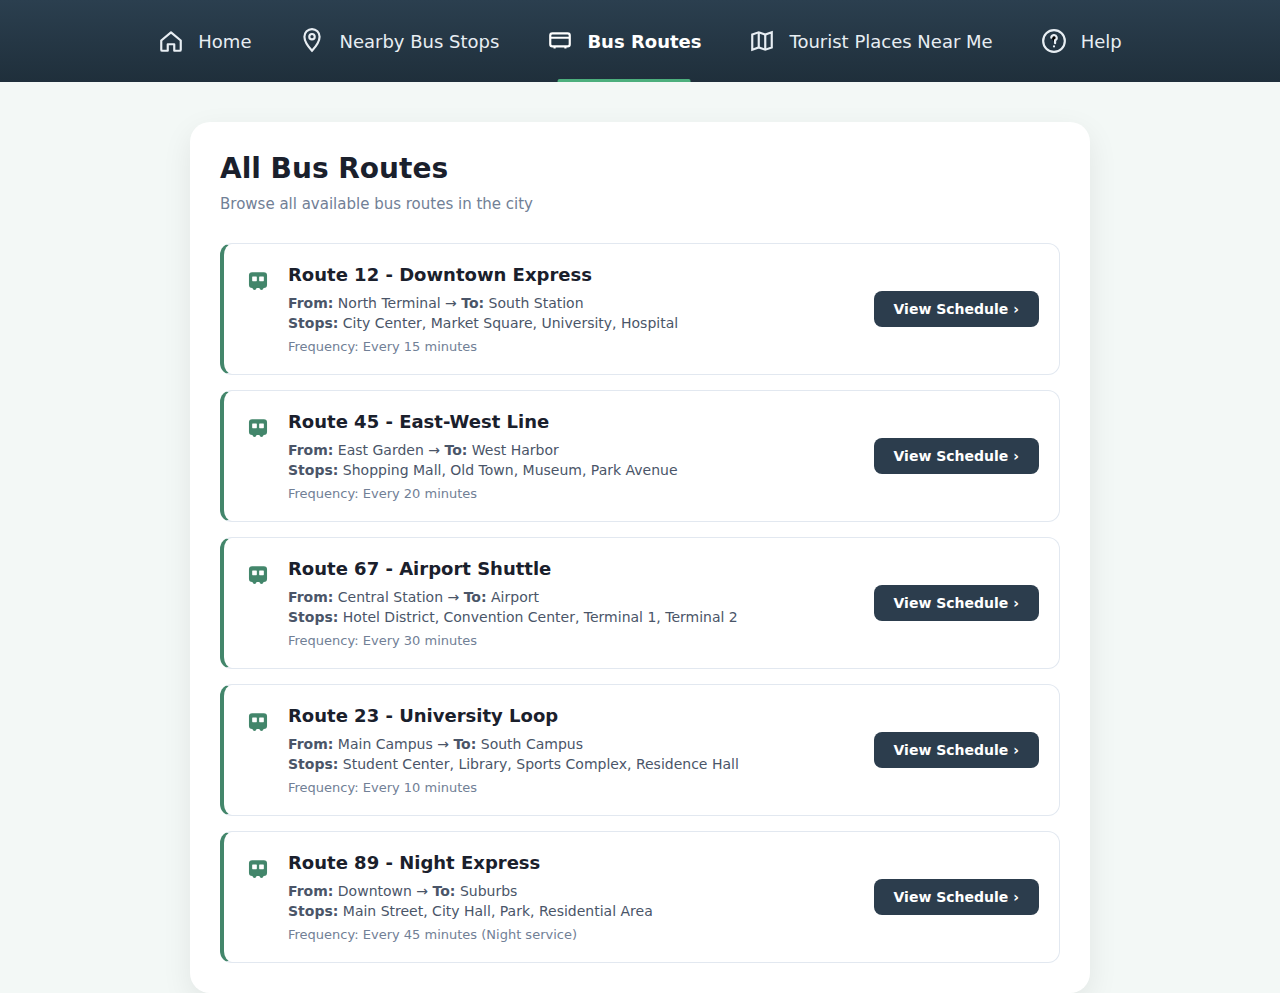
<file: bus-routes.html>
<!DOCTYPE html>
<html lang="en">
<head>
  <meta charset="UTF-8" />
  <meta name="viewport" content="width=device-width, initial-scale=1.0"/>
  <title>Bus Routes - City Bus Finder</title>
  <link rel="stylesheet" href="style.css" />
</head>
<body>
  <div class="page-wrapper">
    <nav class="top-nav">
      <ul class="nav-list">
        <li><a href="index.html" class="nav-link" data-page="home">
          <svg viewBox="0 0 24 24" aria-hidden="true">
            <path d="M3 11.5L12 4l9 7.5V20a1 1 0 0 1-1 1h-5v-6H9v6H4a1 1 0 0 1-1-1z"
                  fill="none" stroke="currentColor" stroke-width="2"
                  stroke-linecap="round" stroke-linejoin="round"/>
          </svg>
          Home
        </a></li>
        <li><a href="nearby-stops.html" class="nav-link" data-page="nearby-stops">
          <svg viewBox="0 0 24 24" aria-hidden="true">
            <path d="M12 21s7-7.75 7-13a7 7 0 0 0-14 0c0 5.25 7 13 7 13z"
                  fill="none" stroke="currentColor" stroke-width="2"/>
            <circle cx="12" cy="8" r="2.5" fill="none" stroke="currentColor" stroke-width="2"/>
          </svg>
          Nearby Bus Stops
        </a></li>
        <li><a href="bus-routes.html" class="nav-link active" data-page="bus-routes">
          <svg viewBox="0 0 24 24" aria-hidden="true">
            <rect x="3" y="5" width="18" height="12" rx="2" fill="none" stroke="currentColor" stroke-width="2"/>
            <path d="M3 9h18M7 17v2M17 17v2" stroke="currentColor" stroke-width="2"/>
          </svg>
          Bus Routes
        </a></li>
        <li><a href="tourist-places.html" class="nav-link" data-page="tourist-places">
          <svg viewBox="0 0 24 24" aria-hidden="true">
            <path d="M3 6l6-2 6 2 6-2v14l-6 2-6-2-6 2z" fill="none" stroke="currentColor" stroke-width="2"/>
            <path d="M9 4v14M15 6v14" stroke="currentColor" stroke-width="2"/>
          </svg>
          Tourist Places Near Me
        </a></li>
        <li><a href="help.html" class="nav-link" data-page="help">
          <svg viewBox="0 0 24 24" aria-hidden="true">
            <circle cx="12" cy="12" r="10" fill="none" stroke="currentColor" stroke-width="2"/>
            <path d="M9.5 9a2.5 2.5 0 1 1 3.5 2.3V14 M12 17h.01" stroke="currentColor" stroke-width="2" stroke-linecap="round"/>
          </svg>
          Help
        </a></li>
      </ul>
    </nav>

    <section class="main-card" style="margin-top: 40px; max-width: 900px; margin-left: auto; margin-right: auto;">
      
      <!-- Page Title -->
      <h1 class="page-title">All Bus Routes</h1>
      <p class="page-subtitle">Browse all available bus routes in the city</p>
      
      <!-- Routes List -->
      <div class="routes-list">
        
        <!-- Route 1 -->
        <div class="route-item">
          <div class="route-icon">
            <svg viewBox="0 0 24 24" width="28" height="28" fill="none">
              <rect x="5" y="6" width="14" height="12" rx="2" fill="#43866B" stroke="#43866B" stroke-width="1.5"/>
              <rect x="7" y="9" width="4" height="4" rx="0.5" fill="white"/>
              <rect x="13" y="9" width="4" height="4" rx="0.5" fill="white"/>
              <circle cx="9" cy="19" r="1.5" fill="#43866B"/>
              <circle cx="15" cy="19" r="1.5" fill="#43866B"/>
            </svg>
          </div>
          <div class="route-details">
            <h3>Route 12 - Downtown Express</h3>
            <p class="route-path"><strong>From:</strong> North Terminal → <strong>To:</strong> South Station</p>
            <p class="route-stops"><strong>Stops:</strong> City Center, Market Square, University, Hospital</p>
            <p class="route-frequency">Frequency: Every 15 minutes</p>
          </div>
          <button class="view-schedule-btn" data-route="12">View Schedule ›</button>
        </div>

        <!-- Route 2 -->
        <div class="route-item">
          <div class="route-icon">
            <svg viewBox="0 0 24 24" width="28" height="28" fill="none">
              <rect x="5" y="6" width="14" height="12" rx="2" fill="#43866B" stroke="#43866B" stroke-width="1.5"/>
              <rect x="7" y="9" width="4" height="4" rx="0.5" fill="white"/>
              <rect x="13" y="9" width="4" height="4" rx="0.5" fill="white"/>
              <circle cx="9" cy="19" r="1.5" fill="#43866B"/>
              <circle cx="15" cy="19" r="1.5" fill="#43866B"/>
            </svg>
          </div>
          <div class="route-details">
            <h3>Route 45 - East-West Line</h3>
            <p class="route-path"><strong>From:</strong> East Garden → <strong>To:</strong> West Harbor</p>
            <p class="route-stops"><strong>Stops:</strong> Shopping Mall, Old Town, Museum, Park Avenue</p>
            <p class="route-frequency">Frequency: Every 20 minutes</p>
          </div>
          <button class="view-schedule-btn" data-route="45">View Schedule ›</button>
        </div>

        <!-- Route 3 -->
        <div class="route-item">
          <div class="route-icon">
            <svg viewBox="0 0 24 24" width="28" height="28" fill="none">
              <rect x="5" y="6" width="14" height="12" rx="2" fill="#43866B" stroke="#43866B" stroke-width="1.5"/>
              <rect x="7" y="9" width="4" height="4" rx="0.5" fill="white"/>
              <rect x="13" y="9" width="4" height="4" rx="0.5" fill="white"/>
              <circle cx="9" cy="19" r="1.5" fill="#43866B"/>
              <circle cx="15" cy="19" r="1.5" fill="#43866B"/>
            </svg>
          </div>
          <div class="route-details">
            <h3>Route 67 - Airport Shuttle</h3>
            <p class="route-path"><strong>From:</strong> Central Station → <strong>To:</strong> Airport</p>
            <p class="route-stops"><strong>Stops:</strong> Hotel District, Convention Center, Terminal 1, Terminal 2</p>
            <p class="route-frequency">Frequency: Every 30 minutes</p>
          </div>
          <button class="view-schedule-btn" data-route="67">View Schedule ›</button>
        </div>

        <!-- Route 4 -->
        <div class="route-item">
          <div class="route-icon">
            <svg viewBox="0 0 24 24" width="28" height="28" fill="none">
              <rect x="5" y="6" width="14" height="12" rx="2" fill="#43866B" stroke="#43866B" stroke-width="1.5"/>
              <rect x="7" y="9" width="4" height="4" rx="0.5" fill="white"/>
              <rect x="13" y="9" width="4" height="4" rx="0.5" fill="white"/>
              <circle cx="9" cy="19" r="1.5" fill="#43866B"/>
              <circle cx="15" cy="19" r="1.5" fill="#43866B"/>
            </svg>
          </div>
          <div class="route-details">
            <h3>Route 23 - University Loop</h3>
            <p class="route-path"><strong>From:</strong> Main Campus → <strong>To:</strong> South Campus</p>
            <p class="route-stops"><strong>Stops:</strong> Student Center, Library, Sports Complex, Residence Hall</p>
            <p class="route-frequency">Frequency: Every 10 minutes</p>
          </div>
          <button class="view-schedule-btn" data-route="23">View Schedule ›</button>
        </div>

        <!-- Route 5 -->
        <div class="route-item">
          <div class="route-icon">
            <svg viewBox="0 0 24 24" width="28" height="28" fill="none">
              <rect x="5" y="6" width="14" height="12" rx="2" fill="#43866B" stroke="#43866B" stroke-width="1.5"/>
              <rect x="7" y="9" width="4" height="4" rx="0.5" fill="white"/>
              <rect x="13" y="9" width="4" height="4" rx="0.5" fill="white"/>
              <circle cx="9" cy="19" r="1.5" fill="#43866B"/>
              <circle cx="15" cy="19" r="1.5" fill="#43866B"/>
            </svg>
          </div>
          <div class="route-details">
            <h3>Route 89 - Night Express</h3>
            <p class="route-path"><strong>From:</strong> Downtown → <strong>To:</strong> Suburbs</p>
            <p class="route-stops"><strong>Stops:</strong> Main Street, City Hall, Park, Residential Area</p>
            <p class="route-frequency">Frequency: Every 45 minutes (Night service)</p>
          </div>
          <button class="view-schedule-btn" data-route="89">View Schedule ›</button>
        </div>

      </div>

    </section>
  </div>
  <script src="script.js"></script>
</body>
</html>
</file>
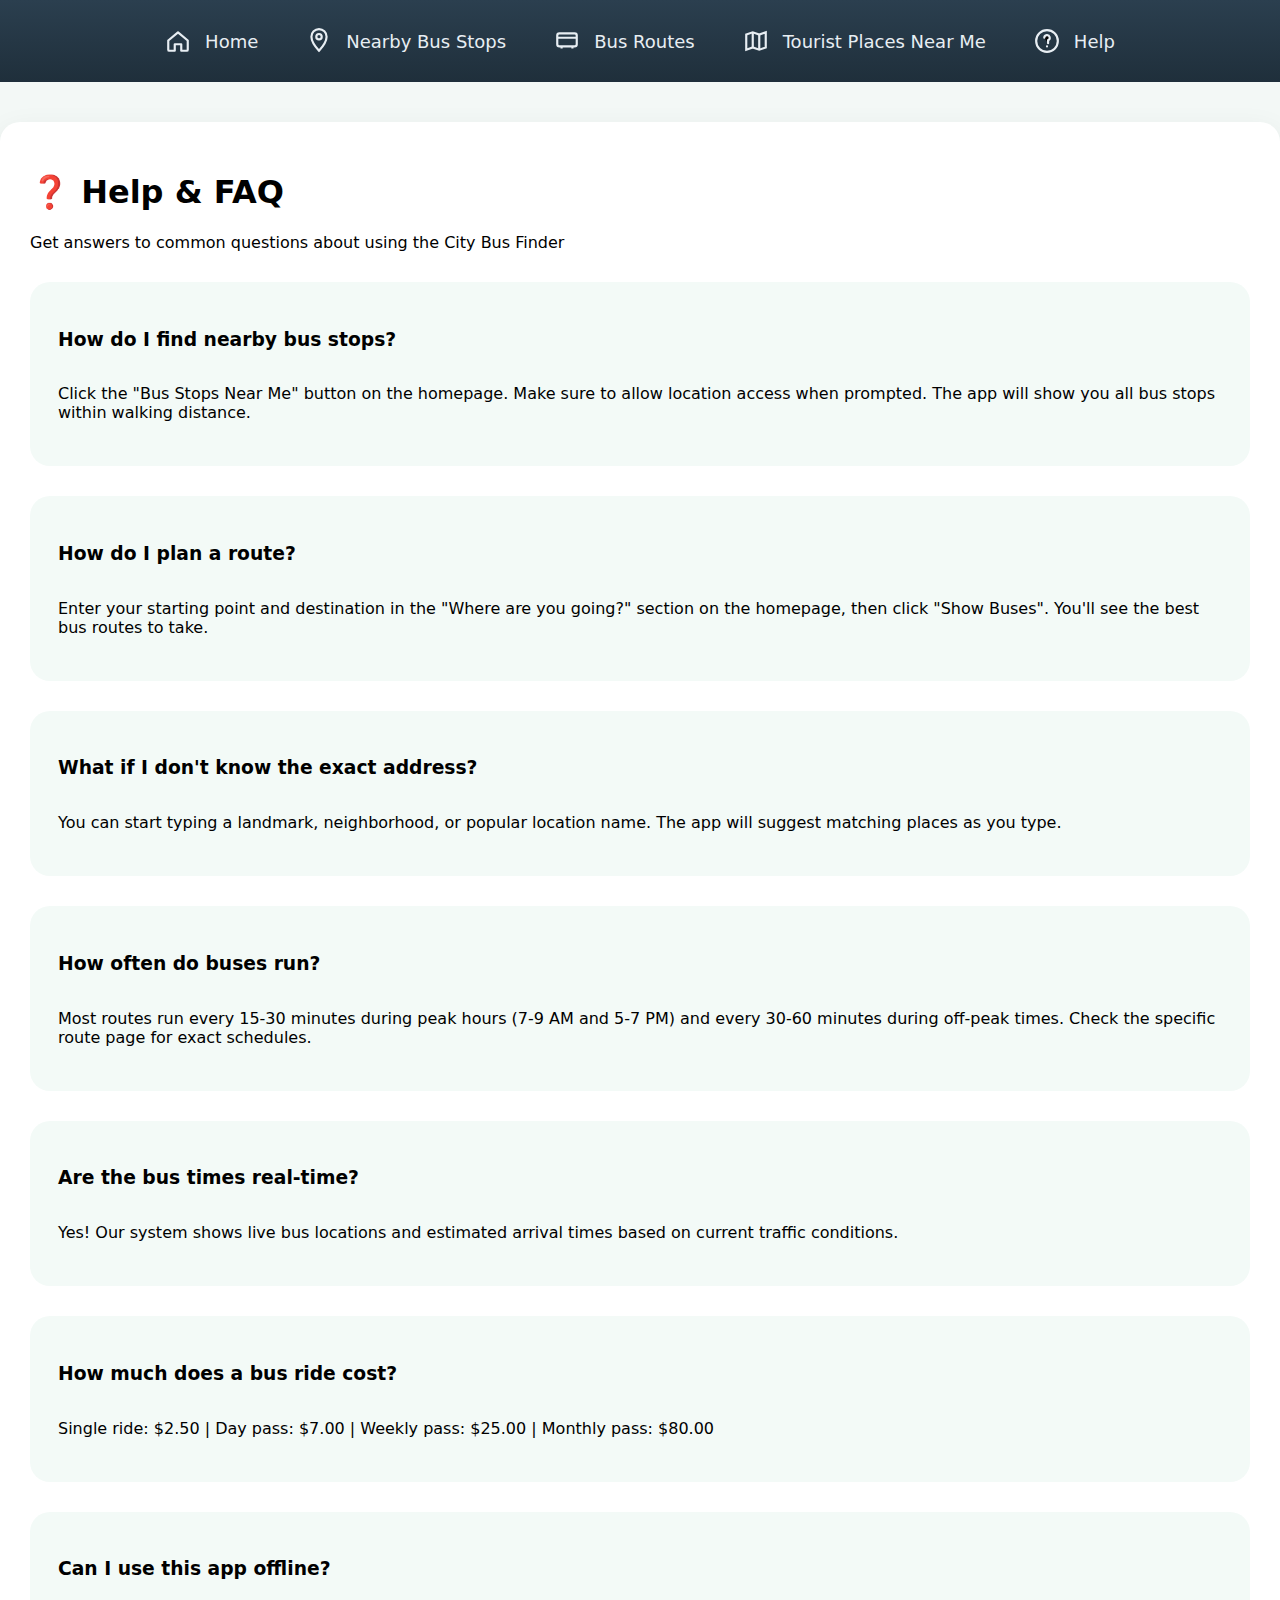
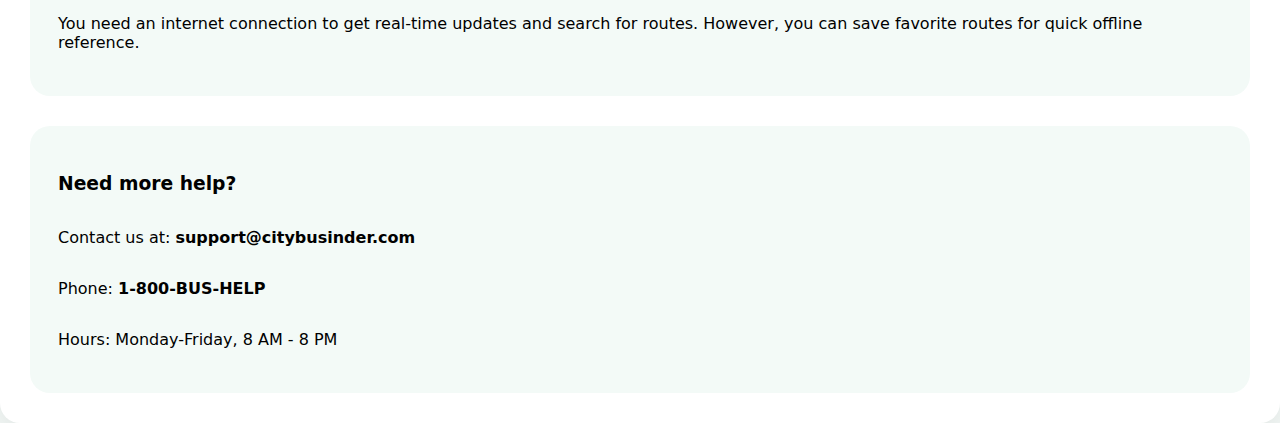
<file: help.html>
<!DOCTYPE html>
<html lang="en">
<head>
  <meta charset="UTF-8" />
  <meta name="viewport" content="width=device-width, initial-scale=1.0"/>
  <title>Help - City Bus Finder</title>
  <link rel="stylesheet" href="style.css" />
</head>
<body>
  <div class="page-wrapper">
    <nav class="top-nav">
      <ul class="nav-list">
        <li><a href="index.html" class="nav-link">
          <svg viewBox="0 0 24 24" aria-hidden="true">
            <path d="M3 11.5L12 4l9 7.5V20a1 1 0 0 1-1 1h-5v-6H9v6H4a1 1 0 0 1-1-1z"
                  fill="none" stroke="currentColor" stroke-width="2"
                  stroke-linecap="round" stroke-linejoin="round"/>
          </svg>
          Home
        </a></li>
        <li><a href="nearby-stops.html" class="nav-link">
          <svg viewBox="0 0 24 24" aria-hidden="true">
            <path d="M12 21s7-7.75 7-13a7 7 0 0 0-14 0c0 5.25 7 13 7 13z"
                  fill="none" stroke="currentColor" stroke-width="2"/>
            <circle cx="12" cy="8" r="2.5" fill="none" stroke="currentColor" stroke-width="2"/>
          </svg>
          Nearby Bus Stops
        </a></li>
        <li><a href="bus-routes.html" class="nav-link">
          <svg viewBox="0 0 24 24" aria-hidden="true">
            <rect x="3" y="5" width="18" height="12" rx="2" fill="none" stroke="currentColor" stroke-width="2"/>
            <path d="M3 9h18M7 17v2M17 17v2" stroke="currentColor" stroke-width="2"/>
          </svg>
          Bus Routes
        </a></li>
        <li><a href="tourist-places.html" class="nav-link">
          <svg viewBox="0 0 24 24" aria-hidden="true">
            <path d="M3 6l6-2 6 2 6-2v14l-6 2-6-2-6 2z" fill="none" stroke="currentColor" stroke-width="2"/>
            <path d="M9 4v14M15 6v14" stroke="currentColor" stroke-width="2"/>
          </svg>
          Tourist Places Near Me
        </a></li>
        <li><a href="help.html" class="nav-link">
          <svg viewBox="0 0 24 24" aria-hidden="true">
            <circle cx="12" cy="12" r="10" fill="none" stroke="currentColor" stroke-width="2"/>
            <path d="M9.5 9a2.5 2.5 0 1 1 3.5 2.3V14 M12 17h.01" stroke="currentColor" stroke-width="2" stroke-linecap="round"/>
          </svg>
          Help
        </a></li>
      </ul>
    </nav>

    <section class="main-card" style="margin-top: 40px;">
      <h1>❓ Help & FAQ</h1>
      <p>Get answers to common questions about using the City Bus Finder</p>
      
      <div style="margin-top: 30px;">
        <div class="route-card">
          <h3>How do I find nearby bus stops?</h3>
          <p>Click the "Bus Stops Near Me" button on the homepage. Make sure to allow location access when prompted. The app will show you all bus stops within walking distance.</p>
        </div>
        
        <div class="route-card">
          <h3>How do I plan a route?</h3>
          <p>Enter your starting point and destination in the "Where are you going?" section on the homepage, then click "Show Buses". You'll see the best bus routes to take.</p>
        </div>
        
        <div class="route-card">
          <h3>What if I don't know the exact address?</h3>
          <p>You can start typing a landmark, neighborhood, or popular location name. The app will suggest matching places as you type.</p>
        </div>
        
        <div class="route-card">
          <h3>How often do buses run?</h3>
          <p>Most routes run every 15-30 minutes during peak hours (7-9 AM and 5-7 PM) and every 30-60 minutes during off-peak times. Check the specific route page for exact schedules.</p>
        </div>
        
        <div class="route-card">
          <h3>Are the bus times real-time?</h3>
          <p>Yes! Our system shows live bus locations and estimated arrival times based on current traffic conditions.</p>
        </div>
        
        <div class="route-card">
          <h3>How much does a bus ride cost?</h3>
          <p>Single ride: $2.50 | Day pass: $7.00 | Weekly pass: $25.00 | Monthly pass: $80.00</p>
        </div>
        
        <div class="route-card">
          <h3>Can I use this app offline?</h3>
          <p>You need an internet connection to get real-time updates and search for routes. However, you can save favorite routes for quick offline reference.</p>
        </div>
        
        <div class="route-card">
          <h3>Need more help?</h3>
          <p>Contact us at: <strong>support@citybusinder.com</strong></p>
          <p>Phone: <strong>1-800-BUS-HELP</strong></p>
          <p>Hours: Monday-Friday, 8 AM - 8 PM</p>
        </div>
      </div>
    </section>
  </div>
  <script src="script.js"></script>
</body>
</html>
</file>
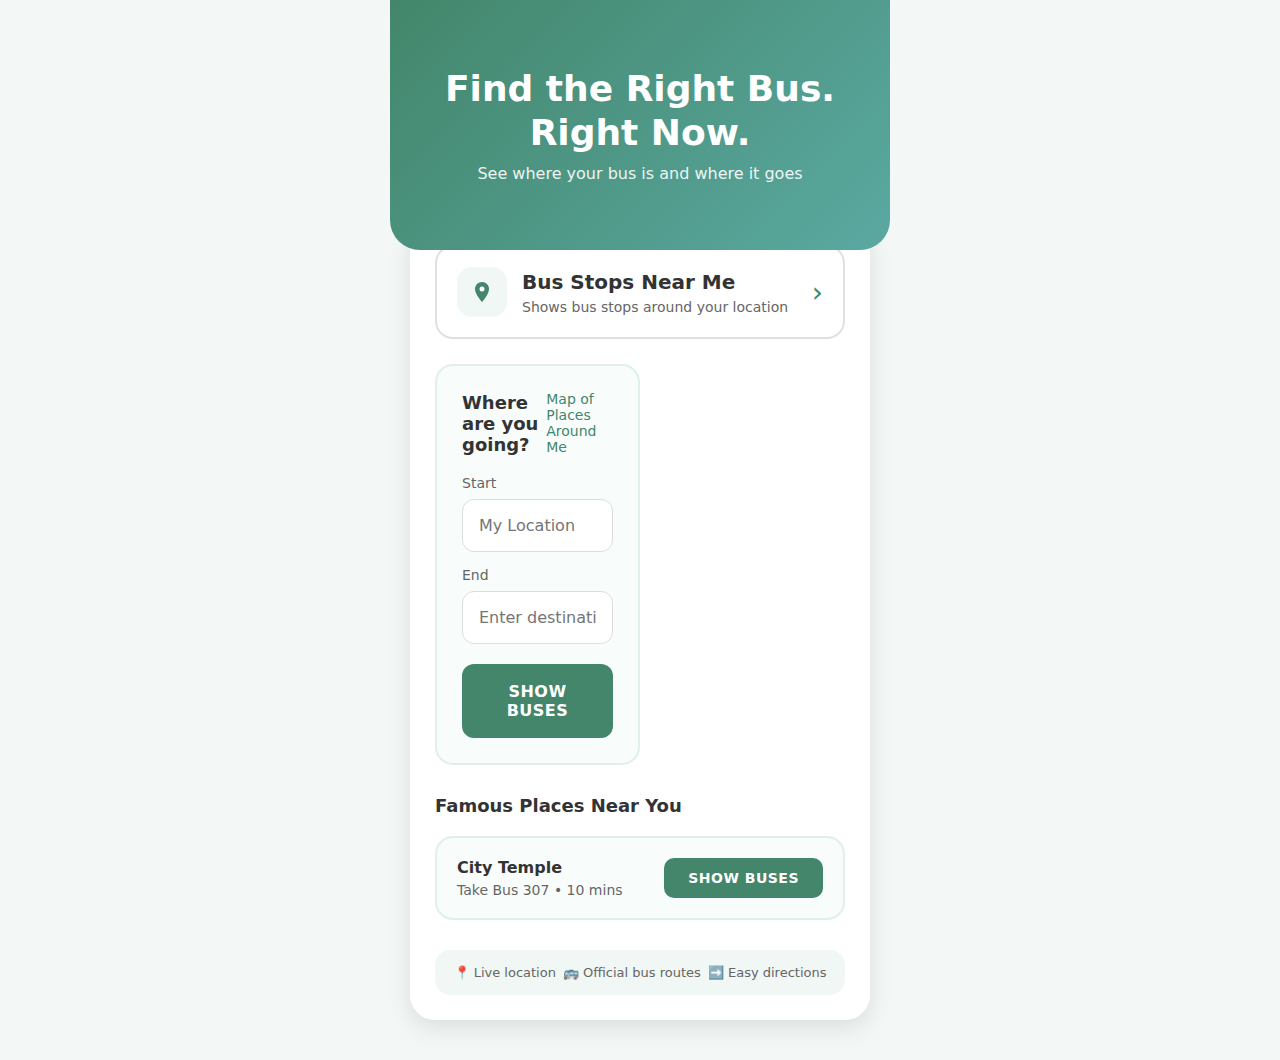
<file: index_d.html>
<!DOCTYPE html>
<html lang="en">
<head>
  <meta charset="UTF-8" />
  <meta name="viewport" content="width=device-width, initial-scale=1.0"/>
  <title>City Bus Finder</title>
  <link rel="stylesheet" href="style_d.css" />
</head>
<body>

  <div class="page-wrapper">

    <!-- HERO SECTION -->
    <section class="hero">
      <div class="hero-overlay">
        <h1>Find the Right Bus.<br>Right Now.</h1>
        <p>See where your bus is and where it goes</p>
      </div>
    </section>

    <!-- MAIN CONTENT CARD -->
    <section class="main-card">

      <!-- PRIMARY ACTION BUTTON -->
      <button class="primary-action">
        <div class="action-icon">
          <svg width="24" height="24" viewBox="0 0 24 24" fill="none" xmlns="http://www.w3.org/2000/svg">
            <path d="M12 2C8.13 2 5 5.13 5 9c0 5.25 7 13 7 13s7-7.75 7-13c0-3.87-3.13-7-7-7z" fill="#43866B"/>
            <circle cx="12" cy="9" r="2.5" fill="white"/>
          </svg>
        </div>
        <div class="action-text">
          <h2>Bus Stops Near Me</h2>
          <p>Shows bus stops around your location</p>
        </div>
        <div class="action-arrow">›</div>
      </button>

      <!-- FROM TO SEARCH -->
      <div class="route-search">
        <div class="search-heading">
          <h3>Where are you going?</h3>
          <div class="map-link">Map of Places Around Me</div>
        </div>
        
        <div class="input-group">
          <div class="input-field">
            <label>Start</label>
            <input type="text" placeholder="My Location">
          </div>
          <div class="input-field">
            <label>End</label>
            <input type="text" placeholder="Enter destination">
          </div>
        </div>

        <button class="search-button">SHOW BUSES</button>
      </div>

      <!-- TOURIST PLACES SECTION -->
      <div class="places-section">
        <h3>Famous Places Near You</h3>
        
        <div class="place-card">
          <div class="place-info">
            <h4>City Temple</h4>
            <p>Take Bus 307 • 10 mins</p>
          </div>
          <button class="place-button">SHOW BUSES</button>
        </div>
        
        <!-- Additional place cards can be added here -->
      </div>

      <!-- TRUST STRIP -->
      <div class="trust-strip">
        <div class="trust-item">📍 Live location</div>
        <div class="trust-item">🚌 Official bus routes</div>
        <div class="trust-item">➡️ Easy directions</div>
      </div>

    </section>

  </div>

</body>
</html>
</file>
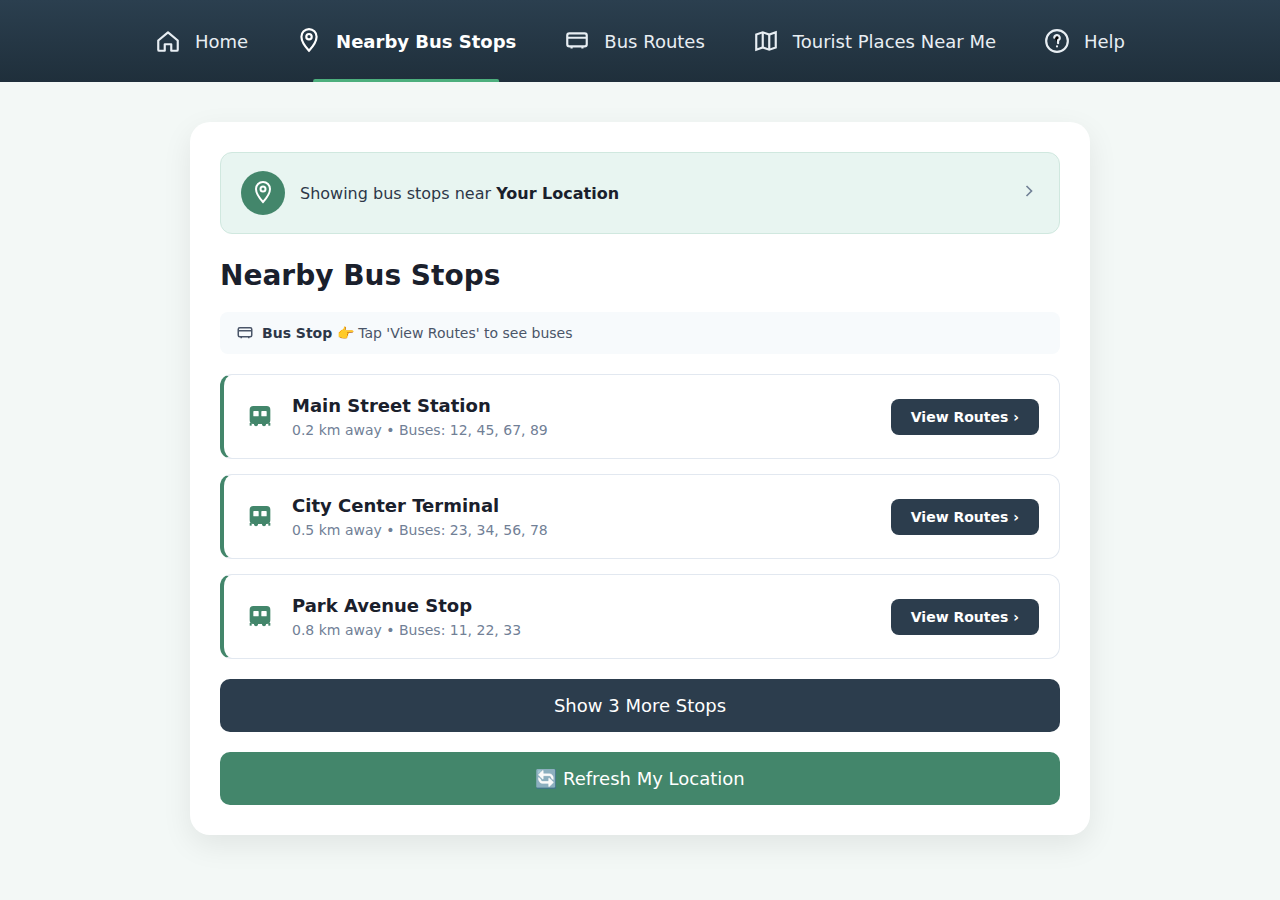
<file: nearby-stops.html>
<!DOCTYPE html>
<html lang="en">
<head>
  <meta charset="UTF-8" />
  <meta name="viewport" content="width=device-width, initial-scale=1.0"/>
  <title>Nearby Bus Stops - City Bus Finder</title>
  <link rel="stylesheet" href="style.css" />
</head>
<body>
  <div class="page-wrapper">
    <nav class="top-nav">
      <ul class="nav-list">
        <li><a href="index.html" class="nav-link" data-page="home">
          <svg viewBox="0 0 24 24" aria-hidden="true">
            <path d="M3 11.5L12 4l9 7.5V20a1 1 0 0 1-1 1h-5v-6H9v6H4a1 1 0 0 1-1-1z"
                  fill="none" stroke="currentColor" stroke-width="2"
                  stroke-linecap="round" stroke-linejoin="round"/>
          </svg>
          Home
        </a></li>
        <li><a href="nearby-stops.html" class="nav-link active" data-page="nearby-stops">
          <svg viewBox="0 0 24 24" aria-hidden="true">
            <path d="M12 21s7-7.75 7-13a7 7 0 0 0-14 0c0 5.25 7 13 7 13z"
                  fill="none" stroke="currentColor" stroke-width="2"/>
            <circle cx="12" cy="8" r="2.5" fill="none" stroke="currentColor" stroke-width="2"/>
          </svg>
          Nearby Bus Stops
        </a></li>
        <li><a href="bus-routes.html" class="nav-link" data-page="bus-routes">
          <svg viewBox="0 0 24 24" aria-hidden="true">
            <rect x="3" y="5" width="18" height="12" rx="2" fill="none" stroke="currentColor" stroke-width="2"/>
            <path d="M3 9h18M7 17v2M17 17v2" stroke="currentColor" stroke-width="2"/>
          </svg>
          Bus Routes
        </a></li>
        <li><a href="tourist-places.html" class="nav-link" data-page="tourist-places">
          <svg viewBox="0 0 24 24" aria-hidden="true">
            <path d="M3 6l6-2 6 2 6-2v14l-6 2-6-2-6 2z" fill="none" stroke="currentColor" stroke-width="2"/>
            <path d="M9 4v14M15 6v14" stroke="currentColor" stroke-width="2"/>
          </svg>
          Tourist Places Near Me
        </a></li>
        <li><a href="help.html" class="nav-link" data-page="help">
          <svg viewBox="0 0 24 24" aria-hidden="true">
            <circle cx="12" cy="12" r="10" fill="none" stroke="currentColor" stroke-width="2"/>
            <path d="M9.5 9a2.5 2.5 0 1 1 3.5 2.3V14 M12 17h.01" stroke="currentColor" stroke-width="2" stroke-linecap="round"/>
          </svg>
          Help
        </a></li>
      </ul>
    </nav>

    <section class="main-card" style="margin-top: 40px; max-width: 900px; margin-left: auto; margin-right: auto;">
      
      <!-- Location Banner -->
      <div class="location-banner">
        <div class="location-icon">
          <svg viewBox="0 0 24 24" width="24" height="24" fill="none" stroke="currentColor" stroke-width="2">
            <path d="M12 21s7-7.75 7-13a7 7 0 0 0-14 0c0 5.25 7 13 7 13z"/>
            <circle cx="12" cy="8" r="2.5"/>
          </svg>
        </div>
        <div class="location-text">
          <span>Showing bus stops near <strong>Your Location</strong></span>
        </div>
        <div class="location-arrow">
          <svg viewBox="0 0 24 24" width="20" height="20" fill="none" stroke="currentColor" stroke-width="2">
            <path d="M9 18l6-6-6-6"/>
          </svg>
        </div>
      </div>

      <!-- Page Title -->
      <h1 class="page-title">Nearby Bus Stops</h1>

      <!-- Instructions -->
      <div class="instructions">
        <svg viewBox="0 0 24 24" width="18" height="18" fill="currentColor" style="margin-right: 8px;">
          <rect x="3" y="5" width="18" height="12" rx="2" fill="none" stroke="currentColor" stroke-width="2"/>
          <path d="M3 9h18M7 17v2M17 17v2" stroke="currentColor" stroke-width="2"/>
        </svg>
        <span><strong>Bus Stop</strong> 👉 Tap 'View Routes' to see buses</span>
      </div>

      <!-- Bus Stops List -->
      <div class="stops-list">
        
        <!-- Stop 1 -->
        <div class="stop-item">
          <div class="stop-icon">
            <svg viewBox="0 0 24 24" width="32" height="32" fill="none">
              <rect x="5" y="6" width="14" height="12" rx="2" fill="#43866B" stroke="#43866B" stroke-width="1.5"/>
              <rect x="7" y="9" width="4" height="4" rx="0.5" fill="white"/>
              <rect x="13" y="9" width="4" height="4" rx="0.5" fill="white"/>
              <circle cx="9" cy="19" r="1.5" fill="#43866B"/>
              <circle cx="15" cy="19" r="1.5" fill="#43866B"/>
              <line x1="5" y1="18" x2="5" y2="20" stroke="#43866B" stroke-width="1.5"/>
              <line x1="19" y1="18" x2="19" y2="20" stroke="#43866B" stroke-width="1.5"/>
            </svg>
          </div>
          <div class="stop-info">
            <h3>Main Street Station</h3>
            <p class="stop-distance">0.2 km away • Buses: 12, 45, 67, 89</p>
          </div>
          <button class="view-routes-btn">View Routes ›</button>
        </div>

        <!-- Stop 2 -->
        <div class="stop-item">
          <div class="stop-icon">
            <svg viewBox="0 0 24 24" width="32" height="32" fill="none">
              <rect x="5" y="6" width="14" height="12" rx="2" fill="#43866B" stroke="#43866B" stroke-width="1.5"/>
              <rect x="7" y="9" width="4" height="4" rx="0.5" fill="white"/>
              <rect x="13" y="9" width="4" height="4" rx="0.5" fill="white"/>
              <circle cx="9" cy="19" r="1.5" fill="#43866B"/>
              <circle cx="15" cy="19" r="1.5" fill="#43866B"/>
              <line x1="5" y1="18" x2="5" y2="20" stroke="#43866B" stroke-width="1.5"/>
              <line x1="19" y1="18" x2="19" y2="20" stroke="#43866B" stroke-width="1.5"/>
            </svg>
          </div>
          <div class="stop-info">
            <h3>City Center Terminal</h3>
            <p class="stop-distance">0.5 km away • Buses: 23, 34, 56, 78</p>
          </div>
          <button class="view-routes-btn">View Routes ›</button>
        </div>

        <!-- Stop 3 -->
        <div class="stop-item">
          <div class="stop-icon">
            <svg viewBox="0 0 24 24" width="32" height="32" fill="none">
              <rect x="5" y="6" width="14" height="12" rx="2" fill="#43866B" stroke="#43866B" stroke-width="1.5"/>
              <rect x="7" y="9" width="4" height="4" rx="0.5" fill="white"/>
              <rect x="13" y="9" width="4" height="4" rx="0.5" fill="white"/>
              <circle cx="9" cy="19" r="1.5" fill="#43866B"/>
              <circle cx="15" cy="19" r="1.5" fill="#43866B"/>
              <line x1="5" y1="18" x2="5" y2="20" stroke="#43866B" stroke-width="1.5"/>
              <line x1="19" y1="18" x2="19" y2="20" stroke="#43866B" stroke-width="1.5"/>
            </svg>
          </div>
          <div class="stop-info">
            <h3>Park Avenue Stop</h3>
            <p class="stop-distance">0.8 km away • Buses: 11, 22, 33</p>
          </div>
          <button class="view-routes-btn">View Routes ›</button>
        </div>

      </div>

    </section>
  </div>
  
  <script src="script.js"></script>
  <script>
    // Dynamic bus stops data (in production, this would come from an API)
    const busStopsData = [
      { name: 'Main Street Station', distance: 0.2, buses: [12, 45, 67, 89] },
      { name: 'City Center Terminal', distance: 0.5, buses: [23, 34, 56, 78] },
      { name: 'Park Avenue Stop', distance: 0.8, buses: [11, 22, 33] },
      { name: 'University Campus Gate', distance: 1.1, buses: [15, 25, 35] },
      { name: 'Shopping Mall Entrance', distance: 1.3, buses: [8, 18, 28, 38] },
      { name: 'Hospital Main Gate', distance: 1.5, buses: [9, 19, 29] }
    ];

    // Function to create bus icon SVG
    function createBusIcon() {
      return `
        <svg viewBox="0 0 24 24" width="32" height="32" fill="none">
          <rect x="5" y="6" width="14" height="12" rx="2" fill="#43866B" stroke="#43866B" stroke-width="1.5"/>
          <rect x="7" y="9" width="4" height="4" rx="0.5" fill="white"/>
          <rect x="13" y="9" width="4" height="4" rx="0.5" fill="white"/>
          <circle cx="9" cy="19" r="1.5" fill="#43866B"/>
          <circle cx="15" cy="19" r="1.5" fill="#43866B"/>
          <line x1="5" y1="18" x2="5" y2="20" stroke="#43866B" stroke-width="1.5"/>
          <line x1="19" y1="18" x2="19" y2="20" stroke="#43866B" stroke-width="1.5"/>
        </svg>
      `;
    }

    // Check if user wants to see more stops
    const urlParams = new URLSearchParams(window.location.search);
    const showAll = urlParams.get('showAll') === 'true';
    const stopsToShow = showAll ? busStopsData : busStopsData.slice(0, 3);

    // Generate stops dynamically
    const stopsList = document.querySelector('.stops-list');
    
    if (stopsList && stopsList.children.length === 3) {
      // Clear existing static content
      stopsList.innerHTML = '';
      
      // Add dynamic stops
      stopsToShow.forEach((stop, index) => {
        const stopItem = document.createElement('div');
        stopItem.className = 'stop-item';
        stopItem.style.opacity = '0';
        stopItem.style.transform = 'translateY(20px)';
        
        stopItem.innerHTML = `
          <div class="stop-icon">
            ${createBusIcon()}
          </div>
          <div class="stop-info">
            <h3>${stop.name}</h3>
            <p class="stop-distance">${stop.distance} km away • Buses: ${stop.buses.join(', ')}</p>
          </div>
          <button class="view-routes-btn" data-stop="${stop.name}">View Routes ›</button>
        `;
        
        stopsList.appendChild(stopItem);
        
        // Animate entry
        setTimeout(() => {
          stopItem.style.transition = 'opacity 0.4s ease, transform 0.4s ease';
          stopItem.style.opacity = '1';
          stopItem.style.transform = 'translateY(0)';
        }, index * 100);
      });
      
      // Add "Show More" button if not all stops are shown
      if (!showAll && busStopsData.length > 3) {
        const showMoreBtn = document.createElement('button');
        showMoreBtn.className = 'search-btn';
        showMoreBtn.style.marginTop = '20px';
        showMoreBtn.style.width = '100%';
        showMoreBtn.textContent = `Show ${busStopsData.length - 3} More Stops`;
        
        showMoreBtn.addEventListener('click', function() {
          window.location.href = 'nearby-stops.html?showAll=true';
        });
        
        stopsList.parentElement.appendChild(showMoreBtn);
      }
      
      // Add event listeners to new buttons
      const viewRoutesButtons = stopsList.querySelectorAll('.view-routes-btn');
      viewRoutesButtons.forEach(button => {
        button.addEventListener('click', function() {
          const stopName = this.dataset.stop;
          
          // Show loading state
          this.textContent = 'Loading...';
          this.disabled = true;
          this.style.opacity = '0.7';
          
          setTimeout(() => {
            window.location.href = `bus-routes.html?stop=${encodeURIComponent(stopName)}`;
          }, 500);
        });
      });
      
      // Add click on bus numbers to show details
      stopsList.querySelectorAll('.stop-distance').forEach(distanceElement => {
        distanceElement.style.cursor = 'pointer';
        distanceElement.title = 'Click to see bus details';
        
        distanceElement.addEventListener('click', function(e) {
          e.stopPropagation();
          const text = this.textContent;
          const busNumbers = text.split('Buses:')[1].trim();
          alert(`Bus routes at this stop: ${busNumbers}\n\nClick "View Routes" for full schedule and timing.`);
        });
      });
    }
    
    // Add refresh location functionality
    const refreshBtn = document.createElement('button');
    refreshBtn.className = 'search-btn';
    refreshBtn.style.marginTop = '20px';
    refreshBtn.style.width = '100%';
    refreshBtn.style.background = '#43866B';
    refreshBtn.innerHTML = '🔄 Refresh My Location';
    
    refreshBtn.addEventListener('click', function() {
      this.textContent = '📍 Getting Location...';
      this.disabled = true;
      
      if ("geolocation" in navigator) {
        navigator.geolocation.getCurrentPosition(
          function(position) {
            const lat = position.coords.latitude;
            const lon = position.coords.longitude;
            window.location.href = `nearby-stops.html?lat=${lat}&lon=${lon}`;
          },
          function(error) {
            alert('Unable to get your location. Please enable location services.');
            refreshBtn.textContent = '🔄 Refresh My Location';
            refreshBtn.disabled = false;
          }
        );
      }
    });
    
    if (stopsList && stopsList.parentElement) {
      stopsList.parentElement.appendChild(refreshBtn);
    }
  </script>
</body>
</html>
</file>
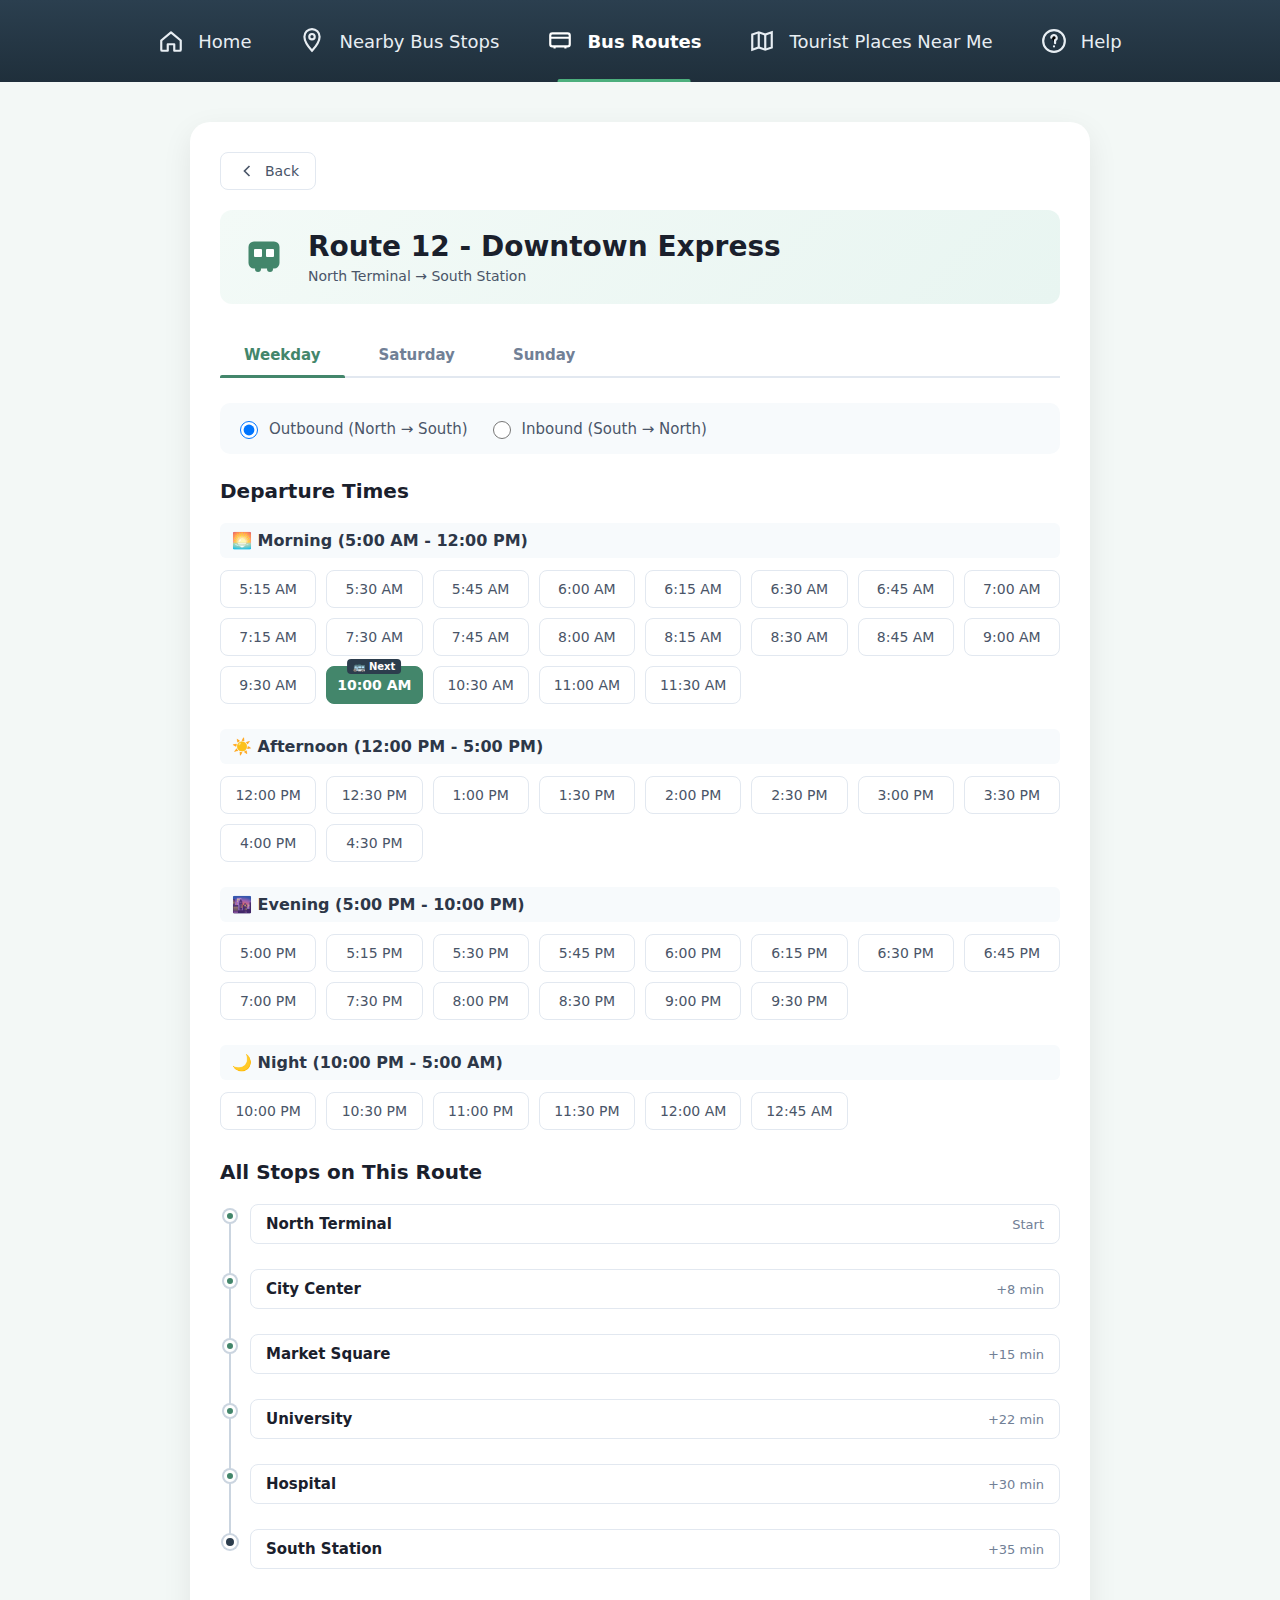
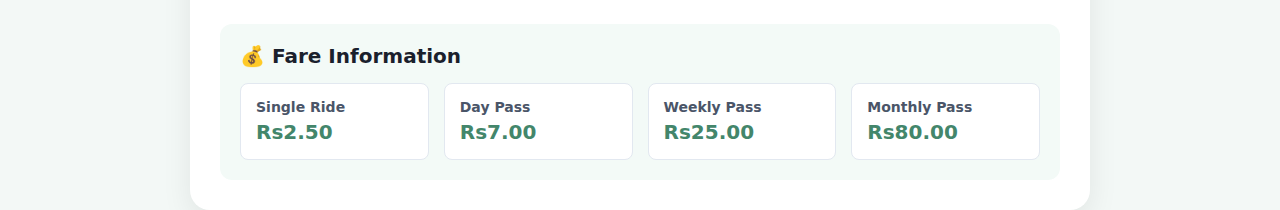
<file: schedule.html>
<!DOCTYPE html>
<html lang="en">
<head>
  <meta charset="UTF-8" />
  <meta name="viewport" content="width=device-width, initial-scale=1.0"/>
  <title>Bus Schedule - City Bus Finder</title>
  <link rel="stylesheet" href="style.css" />
</head>
<body>
  <div class="page-wrapper">
    <nav class="top-nav">
      <ul class="nav-list">
        <li><a href="index.html" class="nav-link">
          <svg viewBox="0 0 24 24" aria-hidden="true">
            <path d="M3 11.5L12 4l9 7.5V20a1 1 0 0 1-1 1h-5v-6H9v6H4a1 1 0 0 1-1-1z"
                  fill="none" stroke="currentColor" stroke-width="2"
                  stroke-linecap="round" stroke-linejoin="round"/>
          </svg>
          Home
        </a></li>
        <li><a href="nearby-stops.html" class="nav-link">
          <svg viewBox="0 0 24 24" aria-hidden="true">
            <path d="M12 21s7-7.75 7-13a7 7 0 0 0-14 0c0 5.25 7 13 7 13z"
                  fill="none" stroke="currentColor" stroke-width="2"/>
            <circle cx="12" cy="8" r="2.5" fill="none" stroke="currentColor" stroke-width="2"/>
          </svg>
          Nearby Bus Stops
        </a></li>
        <li><a href="bus-routes.html" class="nav-link active">
          <svg viewBox="0 0 24 24" aria-hidden="true">
            <rect x="3" y="5" width="18" height="12" rx="2" fill="none" stroke="currentColor" stroke-width="2"/>
            <path d="M3 9h18M7 17v2M17 17v2" stroke="currentColor" stroke-width="2"/>
          </svg>
          Bus Routes
        </a></li>
        <li><a href="tourist-places.html" class="nav-link">
          <svg viewBox="0 0 24 24" aria-hidden="true">
            <path d="M3 6l6-2 6 2 6-2v14l-6 2-6-2-6 2z" fill="none" stroke="currentColor" stroke-width="2"/>
            <path d="M9 4v14M15 6v14" stroke="currentColor" stroke-width="2"/>
          </svg>
          Tourist Places Near Me
        </a></li>
        <li><a href="help.html" class="nav-link">
          <svg viewBox="0 0 24 24" aria-hidden="true">
            <circle cx="12" cy="12" r="10" fill="none" stroke="currentColor" stroke-width="2"/>
            <path d="M9.5 9a2.5 2.5 0 1 1 3.5 2.3V14 M12 17h.01" stroke="currentColor" stroke-width="2" stroke-linecap="round"/>
          </svg>
          Help
        </a></li>
      </ul>
    </nav>

    <section class="main-card" style="margin-top: 40px; max-width: 900px; margin-left: auto; margin-right: auto;">
      
      <!-- Back Button -->
      <div style="margin-bottom: 20px;">
        <button onclick="history.back()" class="back-btn">
          <svg viewBox="0 0 24 24" width="20" height="20" fill="none" stroke="currentColor" stroke-width="2">
            <path d="M15 18l-6-6 6-6"/>
          </svg>
          Back
        </button>
      </div>

      <!-- Route Header -->
      <div class="route-header">
        <div class="route-icon-large">
          <svg viewBox="0 0 24 24" width="48" height="48" fill="none">
            <rect x="5" y="6" width="14" height="12" rx="2" fill="#43866B" stroke="#43866B" stroke-width="1.5"/>
            <rect x="7" y="9" width="4" height="4" rx="0.5" fill="white"/>
            <rect x="13" y="9" width="4" height="4" rx="0.5" fill="white"/>
            <circle cx="9" cy="19" r="1.5" fill="#43866B"/>
            <circle cx="15" cy="19" r="1.5" fill="#43866B"/>
          </svg>
        </div>
        <div>
          <h1 class="page-title" id="route-name" style="margin: 0;">Route 12 - Downtown Express</h1>
          <p class="route-path" id="route-path" style="margin: 5px 0 0 0;">North Terminal → South Station</p>
        </div>
      </div>

      <!-- Schedule Tabs -->
      <div class="schedule-tabs">
        <button class="tab-btn active" data-day="weekday">Weekday</button>
        <button class="tab-btn" data-day="saturday">Saturday</button>
        <button class="tab-btn" data-day="sunday">Sunday</button>
      </div>

      <!-- Direction Selector -->
      <div class="direction-selector">
        <label>
          <input type="radio" name="direction" value="outbound" checked>
          <span>Outbound (North → South)</span>
        </label>
        <label>
          <input type="radio" name="direction" value="inbound">
          <span>Inbound (South → North)</span>
        </label>
      </div>

      <!-- Schedule Table -->
      <div class="schedule-container">
        <h3>Departure Times</h3>
        
        <div class="time-period">
          <h4>🌅 Morning (5:00 AM - 12:00 PM)</h4>
          <div class="time-grid" id="morning-times">
            <span class="time-slot">5:15 AM</span>
            <span class="time-slot">5:30 AM</span>
            <span class="time-slot">5:45 AM</span>
            <span class="time-slot">6:00 AM</span>
            <span class="time-slot">6:15 AM</span>
            <span class="time-slot">6:30 AM</span>
            <span class="time-slot">6:45 AM</span>
            <span class="time-slot">7:00 AM</span>
            <span class="time-slot">7:15 AM</span>
            <span class="time-slot">7:30 AM</span>
            <span class="time-slot">7:45 AM</span>
            <span class="time-slot">8:00 AM</span>
            <span class="time-slot">8:15 AM</span>
            <span class="time-slot">8:30 AM</span>
            <span class="time-slot">8:45 AM</span>
            <span class="time-slot">9:00 AM</span>
            <span class="time-slot">9:30 AM</span>
            <span class="time-slot">10:00 AM</span>
            <span class="time-slot">10:30 AM</span>
            <span class="time-slot">11:00 AM</span>
            <span class="time-slot">11:30 AM</span>
          </div>
        </div>

        <div class="time-period">
          <h4>☀️ Afternoon (12:00 PM - 5:00 PM)</h4>
          <div class="time-grid" id="afternoon-times">
            <span class="time-slot">12:00 PM</span>
            <span class="time-slot">12:30 PM</span>
            <span class="time-slot">1:00 PM</span>
            <span class="time-slot">1:30 PM</span>
            <span class="time-slot">2:00 PM</span>
            <span class="time-slot">2:30 PM</span>
            <span class="time-slot">3:00 PM</span>
            <span class="time-slot">3:30 PM</span>
            <span class="time-slot">4:00 PM</span>
            <span class="time-slot">4:30 PM</span>
          </div>
        </div>

        <div class="time-period">
          <h4>🌆 Evening (5:00 PM - 10:00 PM)</h4>
          <div class="time-grid" id="evening-times">
            <span class="time-slot">5:00 PM</span>
            <span class="time-slot">5:15 PM</span>
            <span class="time-slot">5:30 PM</span>
            <span class="time-slot">5:45 PM</span>
            <span class="time-slot">6:00 PM</span>
            <span class="time-slot">6:15 PM</span>
            <span class="time-slot">6:30 PM</span>
            <span class="time-slot">6:45 PM</span>
            <span class="time-slot">7:00 PM</span>
            <span class="time-slot">7:30 PM</span>
            <span class="time-slot">8:00 PM</span>
            <span class="time-slot">8:30 PM</span>
            <span class="time-slot">9:00 PM</span>
            <span class="time-slot">9:30 PM</span>
          </div>
        </div>

        <div class="time-period">
          <h4>🌙 Night (10:00 PM - 5:00 AM)</h4>
          <div class="time-grid" id="night-times">
            <span class="time-slot">10:00 PM</span>
            <span class="time-slot">10:30 PM</span>
            <span class="time-slot">11:00 PM</span>
            <span class="time-slot">11:30 PM</span>
            <span class="time-slot">12:00 AM</span>
            <span class="time-slot">12:45 AM</span>
          </div>
        </div>
      </div>

      <!-- Route Stops -->
      <div class="route-stops-section">
        <h3>All Stops on This Route</h3>
        <div class="stops-timeline">
          <div class="stop-timeline-item">
            <div class="stop-marker"></div>
            <div class="stop-content">
              <strong>North Terminal</strong>
              <span class="stop-time">Start</span>
            </div>
          </div>
          <div class="stop-timeline-item">
            <div class="stop-marker"></div>
            <div class="stop-content">
              <strong>City Center</strong>
              <span class="stop-time">+8 min</span>
            </div>
          </div>
          <div class="stop-timeline-item">
            <div class="stop-marker"></div>
            <div class="stop-content">
              <strong>Market Square</strong>
              <span class="stop-time">+15 min</span>
            </div>
          </div>
          <div class="stop-timeline-item">
            <div class="stop-marker"></div>
            <div class="stop-content">
              <strong>University</strong>
              <span class="stop-time">+22 min</span>
            </div>
          </div>
          <div class="stop-timeline-item">
            <div class="stop-marker"></div>
            <div class="stop-content">
              <strong>Hospital</strong>
              <span class="stop-time">+30 min</span>
            </div>
          </div>
          <div class="stop-timeline-item">
            <div class="stop-marker end"></div>
            <div class="stop-content">
              <strong>South Station</strong>
              <span class="stop-time">+35 min</span>
            </div>
          </div>
        </div>
      </div>

      <!-- Fare Information -->
      <div class="fare-info">
        <h3>💰 Fare Information</h3>
        <div class="fare-grid">
          <div class="fare-item">
            <strong>Single Ride</strong>
            <span>Rs2.50</span>
          </div>
          <div class="fare-item">
            <strong>Day Pass</strong>
            <span>Rs7.00</span>
          </div>
          <div class="fare-item">
            <strong>Weekly Pass</strong>
            <span>Rs25.00</span>
          </div>
          <div class="fare-item">
            <strong>Monthly Pass</strong>
            <span>Rs80.00</span>
          </div>
        </div>
      </div>

    </section>
  </div>
  
  <script src="script.js"></script>
  <script>
    // Get route information from URL
    const urlParams = new URLSearchParams(window.location.search);
    const routeNum = urlParams.get('route') || '12';
    
    // Route data
    const routeData = {
      '12': {
        name: 'Route 12 - Downtown Express',
        path: 'North Terminal → South Station',
        stops: ['North Terminal', 'City Center', 'Market Square', 'University', 'Hospital', 'South Station']
      },
      '45': {
        name: 'Route 45 - East-West Line',
        path: 'East Garden → West Harbor',
        stops: ['East Garden', 'Shopping Mall', 'Old Town', 'Museum', 'Park Avenue', 'West Harbor']
      },
      '67': {
        name: 'Route 67 - Airport Shuttle',
        path: 'Central Station → Airport',
        stops: ['Central Station', 'Hotel District', 'Convention Center', 'Terminal 1', 'Terminal 2']
      },
      '23': {
        name: 'Route 23 - University Loop',
        path: 'Main Campus → South Campus',
        stops: ['Main Campus', 'Student Center', 'Library', 'Sports Complex', 'Residence Hall', 'South Campus']
      },
      '89': {
        name: 'Route 89 - Night Express',
        path: 'Downtown → Suburbs',
        stops: ['Downtown', 'Main Street', 'City Hall', 'Park', 'Residential Area']
      }
    };
    
    // Update page with route info
    const route = routeData[routeNum] || routeData['12'];
    document.getElementById('route-name').textContent = route.name;
    document.getElementById('route-path').textContent = route.path;
    
    // Tab functionality
    const tabBtns = document.querySelectorAll('.tab-btn');
    tabBtns.forEach(btn => {
      btn.addEventListener('click', function() {
        tabBtns.forEach(b => b.classList.remove('active'));
        this.classList.add('active');
        
        const day = this.dataset.day;
        // In a real app, you would load different schedules here
        console.log('Loading schedule for:', day);
      });
    });
    
    // Direction toggle
    const directionRadios = document.querySelectorAll('input[name="direction"]');
    directionRadios.forEach(radio => {
      radio.addEventListener('change', function() {
        const routePath = document.getElementById('route-path');
        if (this.value === 'inbound') {
          // Reverse the arrow
          const parts = routePath.textContent.split(' → ');
          routePath.textContent = `${parts[1]} → ${parts[0]}`;
        } else {
          routePath.textContent = route.path;
        }
      });
    });
    
    // Highlight next upcoming bus time
    function highlightNextBus() {
      const now = new Date();
      const currentHour = now.getHours();
      const currentMinute = now.getMinutes();
      const currentTime = currentHour * 60 + currentMinute;
      
      const allTimeSlots = document.querySelectorAll('.time-slot');
      let nextBusFound = false;
      
      allTimeSlots.forEach(slot => {
        const timeText = slot.textContent;
        const [time, period] = timeText.split(' ');
        const [hours, minutes] = time.split(':').map(Number);
        
        let slotHour = hours;
        if (period === 'PM' && hours !== 12) slotHour += 12;
        if (period === 'AM' && hours === 12) slotHour = 0;
        
        const slotTime = slotHour * 60 + minutes;
        
        if (!nextBusFound && slotTime > currentTime) {
          slot.classList.add('next-bus');
          nextBusFound = true;
        }
      });
    }
    
    highlightNextBus();
  </script>
</body>
</html>
</file>
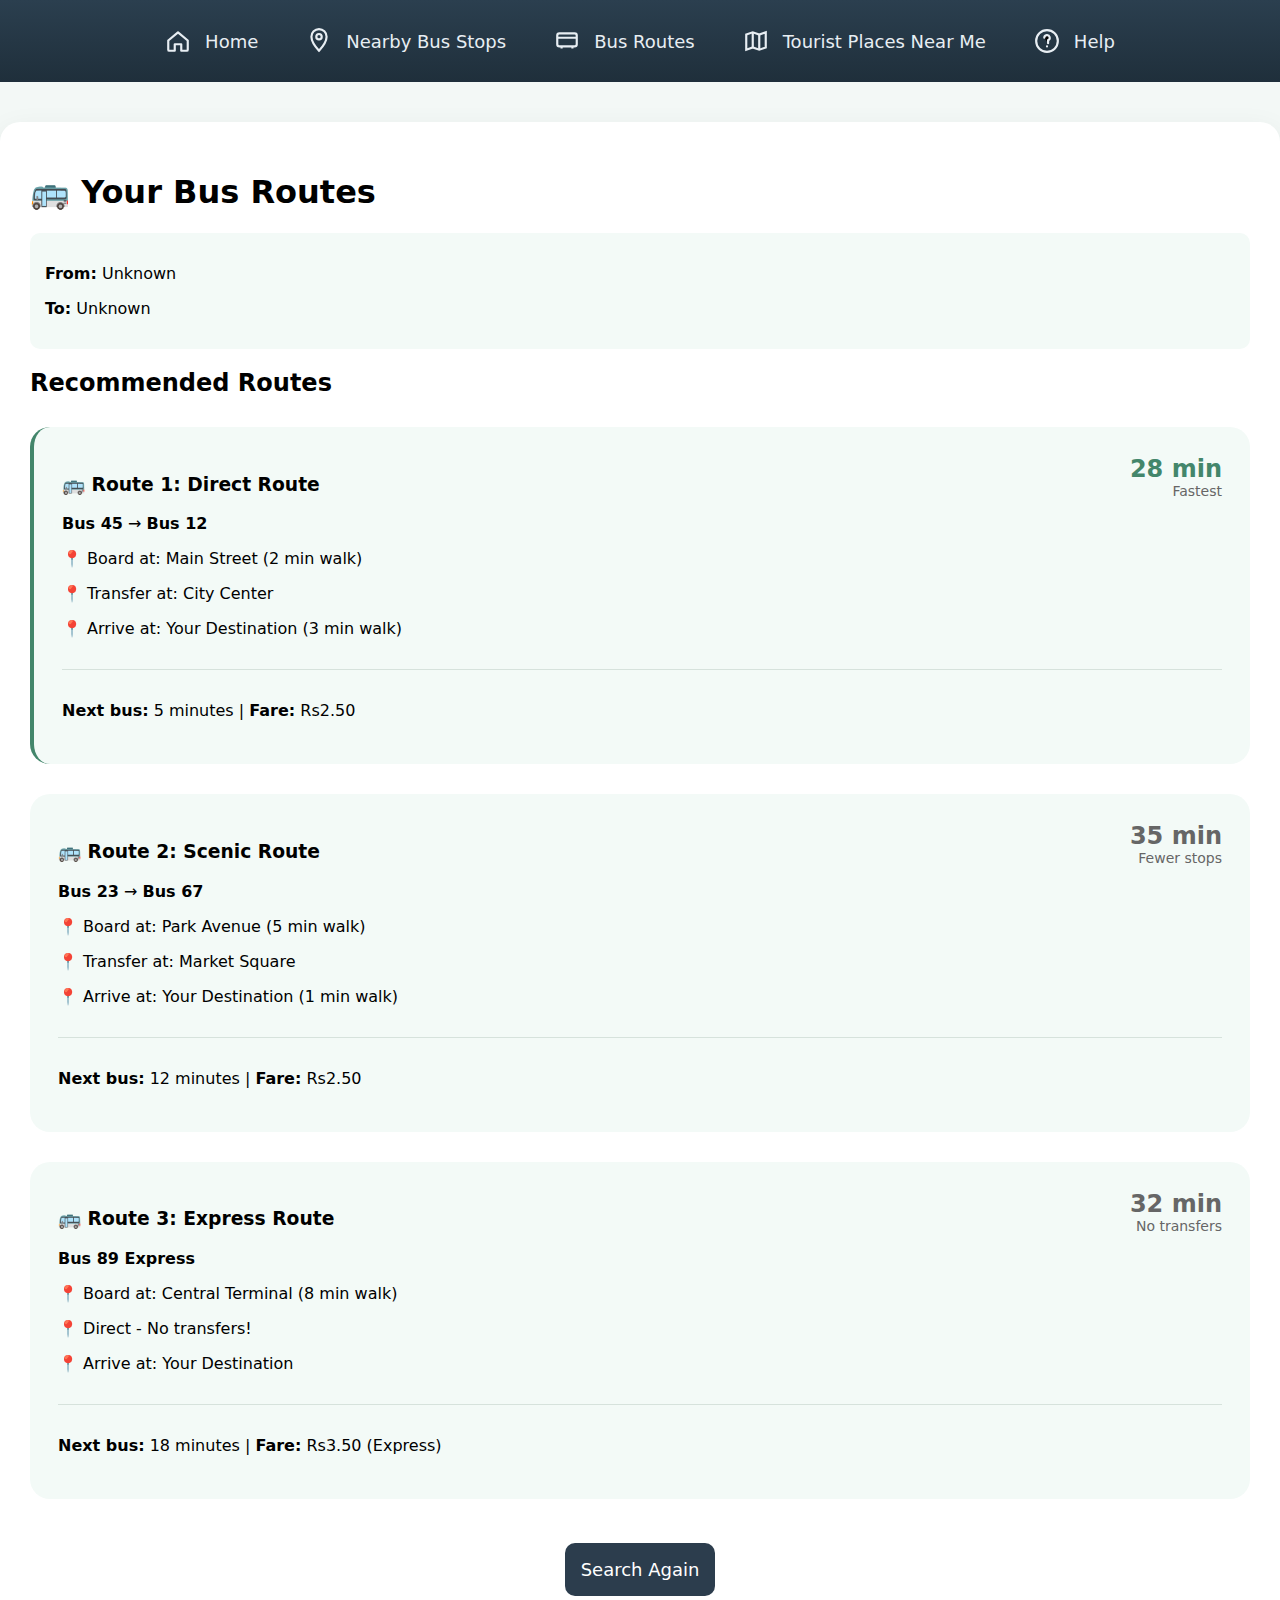
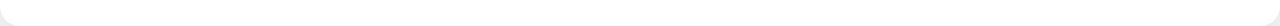
<file: search-results.html>
<!DOCTYPE html>
<html lang="en">
<head>
  <meta charset="UTF-8" />
  <meta name="viewport" content="width=device-width, initial-scale=1.0"/>
  <title>Search Results - City Bus Finder</title>
  <link rel="stylesheet" href="style.css" />
</head>
<body>
  <div class="page-wrapper">
    <nav class="top-nav">
      <ul class="nav-list">
        <li><a href="index.html" class="nav-link">
          <svg viewBox="0 0 24 24" aria-hidden="true">
            <path d="M3 11.5L12 4l9 7.5V20a1 1 0 0 1-1 1h-5v-6H9v6H4a1 1 0 0 1-1-1z"
                  fill="none" stroke="currentColor" stroke-width="2"
                  stroke-linecap="round" stroke-linejoin="round"/>
          </svg>
          Home
        </a></li>
        <li><a href="nearby-stops.html" class="nav-link">
          <svg viewBox="0 0 24 24" aria-hidden="true">
            <path d="M12 21s7-7.75 7-13a7 7 0 0 0-14 0c0 5.25 7 13 7 13z"
                  fill="none" stroke="currentColor" stroke-width="2"/>
            <circle cx="12" cy="8" r="2.5" fill="none" stroke="currentColor" stroke-width="2"/>
          </svg>
          Nearby Bus Stops
        </a></li>
        <li><a href="bus-routes.html" class="nav-link">
          <svg viewBox="0 0 24 24" aria-hidden="true">
            <rect x="3" y="5" width="18" height="12" rx="2" fill="none" stroke="currentColor" stroke-width="2"/>
            <path d="M3 9h18M7 17v2M17 17v2" stroke="currentColor" stroke-width="2"/>
          </svg>
          Bus Routes
        </a></li>
        <li><a href="tourist-places.html" class="nav-link">
          <svg viewBox="0 0 24 24" aria-hidden="true">
            <path d="M3 6l6-2 6 2 6-2v14l-6 2-6-2-6 2z" fill="none" stroke="currentColor" stroke-width="2"/>
            <path d="M9 4v14M15 6v14" stroke="currentColor" stroke-width="2"/>
          </svg>
          Tourist Places Near Me
        </a></li>
        <li><a href="help.html" class="nav-link">
          <svg viewBox="0 0 24 24" aria-hidden="true">
            <circle cx="12" cy="12" r="10" fill="none" stroke="currentColor" stroke-width="2"/>
            <path d="M9.5 9a2.5 2.5 0 1 1 3.5 2.3V14 M12 17h.01" stroke="currentColor" stroke-width="2" stroke-linecap="round"/>
          </svg>
          Help
        </a></li>
      </ul>
    </nav>

    <section class="main-card" style="margin-top: 40px;">
      <h1>🚌 Your Bus Routes</h1>
      <div id="route-info" style="margin: 20px 0; padding: 15px; background: #f3faf7; border-radius: 10px;">
        <p><strong>From:</strong> <span id="from-location"></span></p>
        <p><strong>To:</strong> <span id="to-location"></span></p>
      </div>
      
      <h2>Recommended Routes</h2>
      
      <div style="margin-top: 20px;">
        <div class="route-card" style="border-left: 4px solid #43866B;">
          <div style="display: flex; justify-content: space-between; align-items: start;">
            <div>
              <h3>🚌 Route 1: Direct Route</h3>
              <p><strong>Bus 45</strong> → <strong>Bus 12</strong></p>
              <p>📍 Board at: Main Street (2 min walk)</p>
              <p>📍 Transfer at: City Center</p>
              <p>📍 Arrive at: Your Destination (3 min walk)</p>
            </div>
            <div style="text-align: right;">
              <div style="font-size: 24px; color: #43866B; font-weight: bold;">28 min</div>
              <div style="font-size: 14px; color: #666;">Fastest</div>
            </div>
          </div>
          <div style="margin-top: 15px; padding-top: 15px; border-top: 1px solid #d6e2dc;">
            <p><strong>Next bus:</strong> 5 minutes | <strong>Fare:</strong> Rs2.50</p>
          </div>
        </div>
        
        <div class="route-card">
          <div style="display: flex; justify-content: space-between; align-items: start;">
            <div>
              <h3>🚌 Route 2: Scenic Route</h3>
              <p><strong>Bus 23</strong> → <strong>Bus 67</strong></p>
              <p>📍 Board at: Park Avenue (5 min walk)</p>
              <p>📍 Transfer at: Market Square</p>
              <p>📍 Arrive at: Your Destination (1 min walk)</p>
            </div>
            <div style="text-align: right;">
              <div style="font-size: 24px; color: #666; font-weight: bold;">35 min</div>
              <div style="font-size: 14px; color: #666;">Fewer stops</div>
            </div>
          </div>
          <div style="margin-top: 15px; padding-top: 15px; border-top: 1px solid #d6e2dc;">
            <p><strong>Next bus:</strong> 12 minutes | <strong>Fare:</strong> Rs2.50</p>
          </div>
        </div>
        
        <div class="route-card">
          <div style="display: flex; justify-content: space-between; align-items: start;">
            <div>
              <h3>🚌 Route 3: Express Route</h3>
              <p><strong>Bus 89 Express</strong></p>
              <p>📍 Board at: Central Terminal (8 min walk)</p>
              <p>📍 Direct - No transfers!</p>
              <p>📍 Arrive at: Your Destination</p>
            </div>
            <div style="text-align: right;">
              <div style="font-size: 24px; color: #666; font-weight: bold;">32 min</div>
              <div style="font-size: 14px; color: #666;">No transfers</div>
            </div>
          </div>
          <div style="margin-top: 15px; padding-top: 15px; border-top: 1px solid #d6e2dc;">
            <p><strong>Next bus:</strong> 18 minutes | <strong>Fare:</strong> Rs3.50 (Express)</p>
          </div>
        </div>
      </div>
      
      <div style="margin-top: 30px; text-align: center;">
        <button class="search-btn" onclick="window.location.href='index.html'">Search Again</button>
      </div>
    </section>
  </div>
  
  <script src="script.js"></script>
  <script>
    // Parse URL parameters and display route info
    const params = new URLSearchParams(window.location.search);
    const fromLocation = params.get('from') || 'Unknown';
    const toLocation = params.get('to') || 'Unknown';
    
    document.getElementById('from-location').textContent = fromLocation;
    document.getElementById('to-location').textContent = toLocation;
  </script>
</body>
</html>
</file>
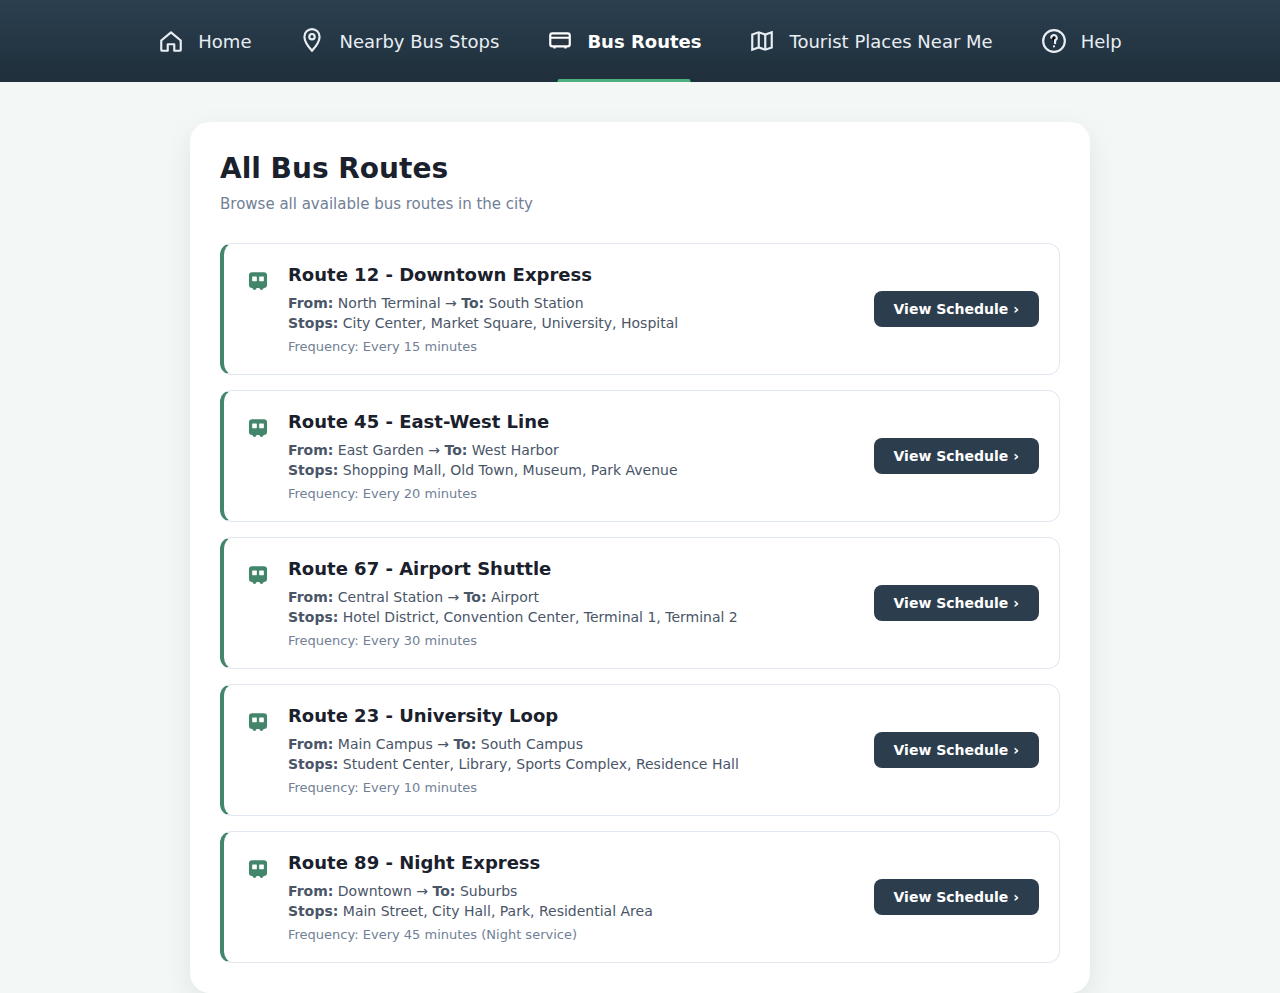
<file: public/bus-routes.html>
<!DOCTYPE html>
<html lang="en">
<head>
  <meta charset="UTF-8" />
  <meta name="viewport" content="width=device-width, initial-scale=1.0"/>
  <title>Bus Routes - City Bus Finder</title>
  <link rel="stylesheet" href="style.css" />
</head>
<body>
  <div class="page-wrapper">
    <nav class="top-nav">
      <ul class="nav-list">
        <li><a href="index.html" class="nav-link" data-page="home">
          <svg viewBox="0 0 24 24" aria-hidden="true">
            <path d="M3 11.5L12 4l9 7.5V20a1 1 0 0 1-1 1h-5v-6H9v6H4a1 1 0 0 1-1-1z"
                  fill="none" stroke="currentColor" stroke-width="2"
                  stroke-linecap="round" stroke-linejoin="round"/>
          </svg>
          Home
        </a></li>
        <li><a href="nearby-stops.html" class="nav-link" data-page="nearby-stops">
          <svg viewBox="0 0 24 24" aria-hidden="true">
            <path d="M12 21s7-7.75 7-13a7 7 0 0 0-14 0c0 5.25 7 13 7 13z"
                  fill="none" stroke="currentColor" stroke-width="2"/>
            <circle cx="12" cy="8" r="2.5" fill="none" stroke="currentColor" stroke-width="2"/>
          </svg>
          Nearby Bus Stops
        </a></li>
        <li><a href="bus-routes.html" class="nav-link active" data-page="bus-routes">
          <svg viewBox="0 0 24 24" aria-hidden="true">
            <rect x="3" y="5" width="18" height="12" rx="2" fill="none" stroke="currentColor" stroke-width="2"/>
            <path d="M3 9h18M7 17v2M17 17v2" stroke="currentColor" stroke-width="2"/>
          </svg>
          Bus Routes
        </a></li>
        <li><a href="tourist-places.html" class="nav-link" data-page="tourist-places">
          <svg viewBox="0 0 24 24" aria-hidden="true">
            <path d="M3 6l6-2 6 2 6-2v14l-6 2-6-2-6 2z" fill="none" stroke="currentColor" stroke-width="2"/>
            <path d="M9 4v14M15 6v14" stroke="currentColor" stroke-width="2"/>
          </svg>
          Tourist Places Near Me
        </a></li>
        <li><a href="help.html" class="nav-link" data-page="help">
          <svg viewBox="0 0 24 24" aria-hidden="true">
            <circle cx="12" cy="12" r="10" fill="none" stroke="currentColor" stroke-width="2"/>
            <path d="M9.5 9a2.5 2.5 0 1 1 3.5 2.3V14 M12 17h.01" stroke="currentColor" stroke-width="2" stroke-linecap="round"/>
          </svg>
          Help
        </a></li>
      </ul>
    </nav>

    <section class="main-card" style="margin-top: 40px; max-width: 900px; margin-left: auto; margin-right: auto;">
      
      <!-- Page Title -->
      <h1 class="page-title">All Bus Routes</h1>
      <p class="page-subtitle">Browse all available bus routes in the city</p>
      
      <!-- Routes List -->
      <div class="routes-list">
        
        <!-- Route 1 -->
        <div class="route-item">
          <div class="route-icon">
            <svg viewBox="0 0 24 24" width="28" height="28" fill="none">
              <rect x="5" y="6" width="14" height="12" rx="2" fill="#43866B" stroke="#43866B" stroke-width="1.5"/>
              <rect x="7" y="9" width="4" height="4" rx="0.5" fill="white"/>
              <rect x="13" y="9" width="4" height="4" rx="0.5" fill="white"/>
              <circle cx="9" cy="19" r="1.5" fill="#43866B"/>
              <circle cx="15" cy="19" r="1.5" fill="#43866B"/>
            </svg>
          </div>
          <div class="route-details">
            <h3>Route 12 - Downtown Express</h3>
            <p class="route-path"><strong>From:</strong> North Terminal → <strong>To:</strong> South Station</p>
            <p class="route-stops"><strong>Stops:</strong> City Center, Market Square, University, Hospital</p>
            <p class="route-frequency">Frequency: Every 15 minutes</p>
          </div>
          <button class="view-schedule-btn" data-route="12">View Schedule ›</button>
        </div>

        <!-- Route 2 -->
        <div class="route-item">
          <div class="route-icon">
            <svg viewBox="0 0 24 24" width="28" height="28" fill="none">
              <rect x="5" y="6" width="14" height="12" rx="2" fill="#43866B" stroke="#43866B" stroke-width="1.5"/>
              <rect x="7" y="9" width="4" height="4" rx="0.5" fill="white"/>
              <rect x="13" y="9" width="4" height="4" rx="0.5" fill="white"/>
              <circle cx="9" cy="19" r="1.5" fill="#43866B"/>
              <circle cx="15" cy="19" r="1.5" fill="#43866B"/>
            </svg>
          </div>
          <div class="route-details">
            <h3>Route 45 - East-West Line</h3>
            <p class="route-path"><strong>From:</strong> East Garden → <strong>To:</strong> West Harbor</p>
            <p class="route-stops"><strong>Stops:</strong> Shopping Mall, Old Town, Museum, Park Avenue</p>
            <p class="route-frequency">Frequency: Every 20 minutes</p>
          </div>
          <button class="view-schedule-btn" data-route="45">View Schedule ›</button>
        </div>

        <!-- Route 3 -->
        <div class="route-item">
          <div class="route-icon">
            <svg viewBox="0 0 24 24" width="28" height="28" fill="none">
              <rect x="5" y="6" width="14" height="12" rx="2" fill="#43866B" stroke="#43866B" stroke-width="1.5"/>
              <rect x="7" y="9" width="4" height="4" rx="0.5" fill="white"/>
              <rect x="13" y="9" width="4" height="4" rx="0.5" fill="white"/>
              <circle cx="9" cy="19" r="1.5" fill="#43866B"/>
              <circle cx="15" cy="19" r="1.5" fill="#43866B"/>
            </svg>
          </div>
          <div class="route-details">
            <h3>Route 67 - Airport Shuttle</h3>
            <p class="route-path"><strong>From:</strong> Central Station → <strong>To:</strong> Airport</p>
            <p class="route-stops"><strong>Stops:</strong> Hotel District, Convention Center, Terminal 1, Terminal 2</p>
            <p class="route-frequency">Frequency: Every 30 minutes</p>
          </div>
          <button class="view-schedule-btn" data-route="67">View Schedule ›</button>
        </div>

        <!-- Route 4 -->
        <div class="route-item">
          <div class="route-icon">
            <svg viewBox="0 0 24 24" width="28" height="28" fill="none">
              <rect x="5" y="6" width="14" height="12" rx="2" fill="#43866B" stroke="#43866B" stroke-width="1.5"/>
              <rect x="7" y="9" width="4" height="4" rx="0.5" fill="white"/>
              <rect x="13" y="9" width="4" height="4" rx="0.5" fill="white"/>
              <circle cx="9" cy="19" r="1.5" fill="#43866B"/>
              <circle cx="15" cy="19" r="1.5" fill="#43866B"/>
            </svg>
          </div>
          <div class="route-details">
            <h3>Route 23 - University Loop</h3>
            <p class="route-path"><strong>From:</strong> Main Campus → <strong>To:</strong> South Campus</p>
            <p class="route-stops"><strong>Stops:</strong> Student Center, Library, Sports Complex, Residence Hall</p>
            <p class="route-frequency">Frequency: Every 10 minutes</p>
          </div>
          <button class="view-schedule-btn" data-route="23">View Schedule ›</button>
        </div>

        <!-- Route 5 -->
        <div class="route-item">
          <div class="route-icon">
            <svg viewBox="0 0 24 24" width="28" height="28" fill="none">
              <rect x="5" y="6" width="14" height="12" rx="2" fill="#43866B" stroke="#43866B" stroke-width="1.5"/>
              <rect x="7" y="9" width="4" height="4" rx="0.5" fill="white"/>
              <rect x="13" y="9" width="4" height="4" rx="0.5" fill="white"/>
              <circle cx="9" cy="19" r="1.5" fill="#43866B"/>
              <circle cx="15" cy="19" r="1.5" fill="#43866B"/>
            </svg>
          </div>
          <div class="route-details">
            <h3>Route 89 - Night Express</h3>
            <p class="route-path"><strong>From:</strong> Downtown → <strong>To:</strong> Suburbs</p>
            <p class="route-stops"><strong>Stops:</strong> Main Street, City Hall, Park, Residential Area</p>
            <p class="route-frequency">Frequency: Every 45 minutes (Night service)</p>
          </div>
          <button class="view-schedule-btn" data-route="89">View Schedule ›</button>
        </div>

      </div>

    </section>
  </div>
  <script src="script.js"></script>
</body>
</html>
</file>
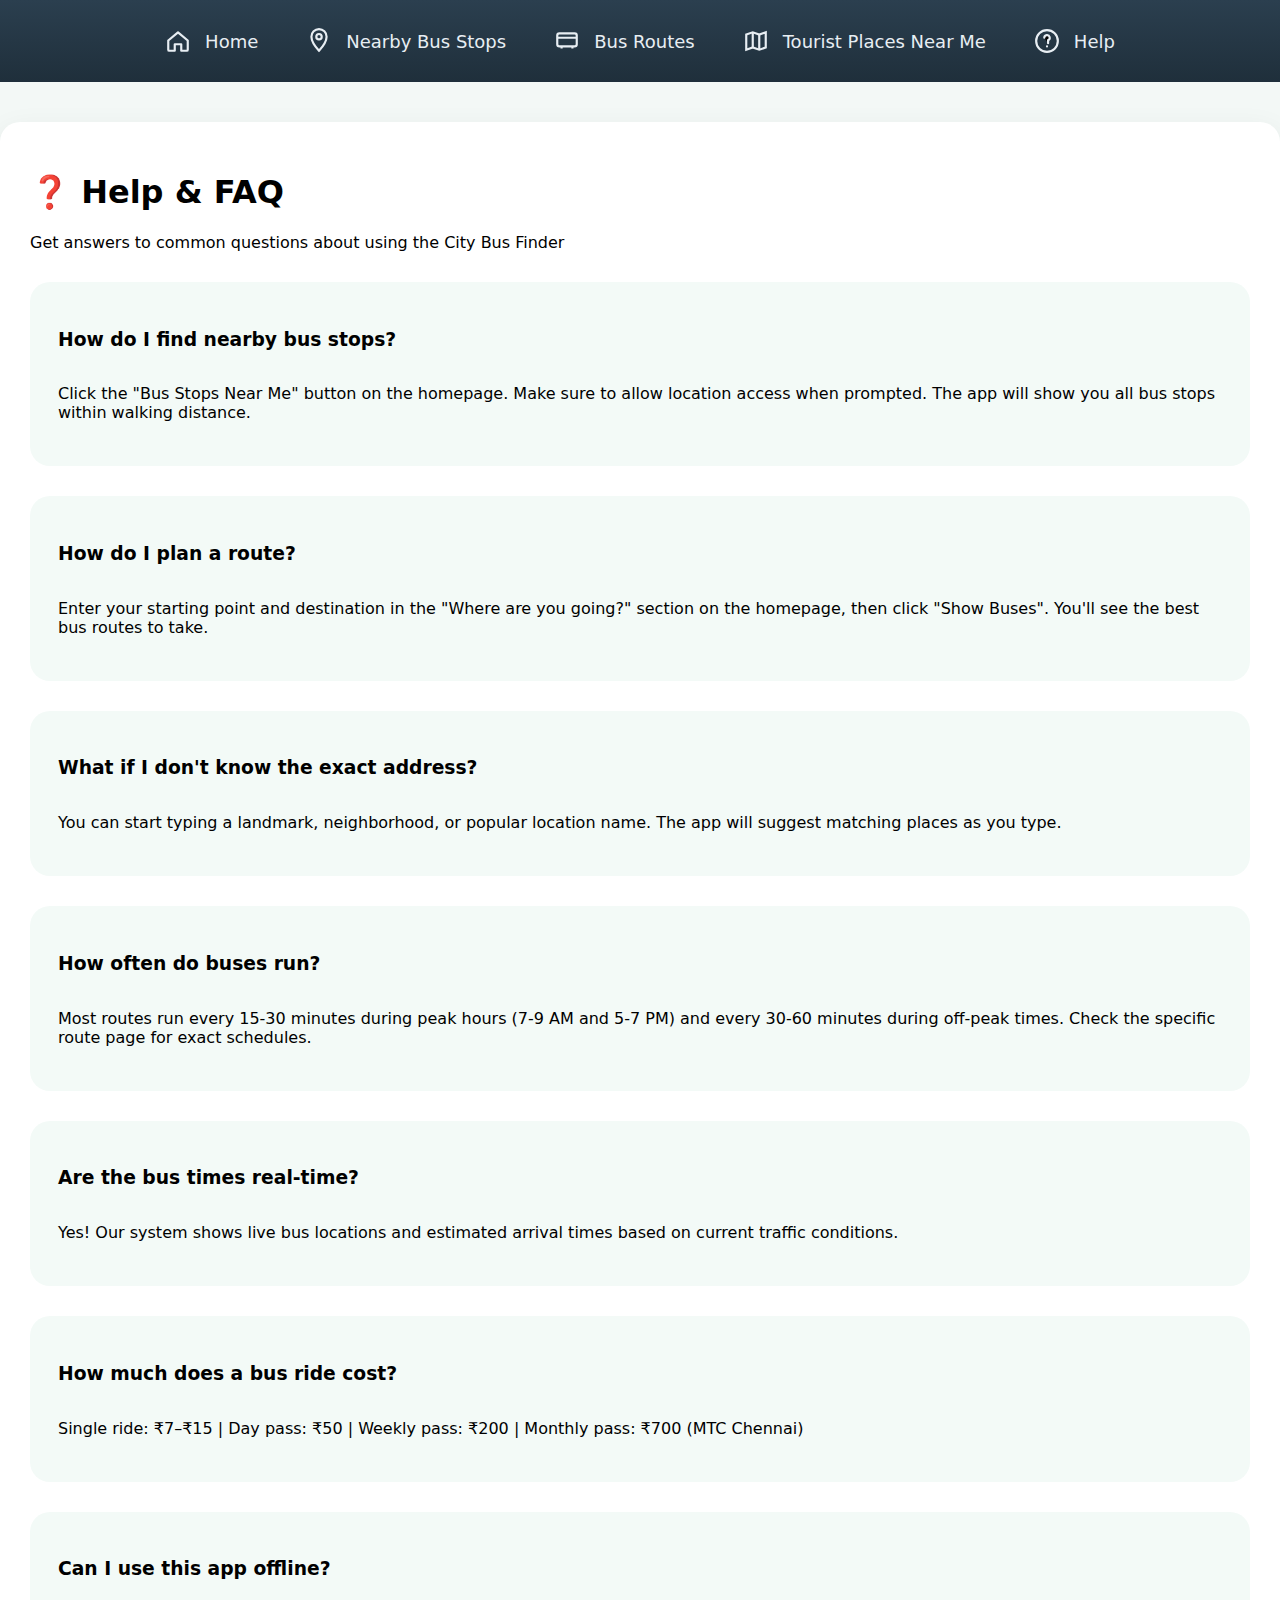
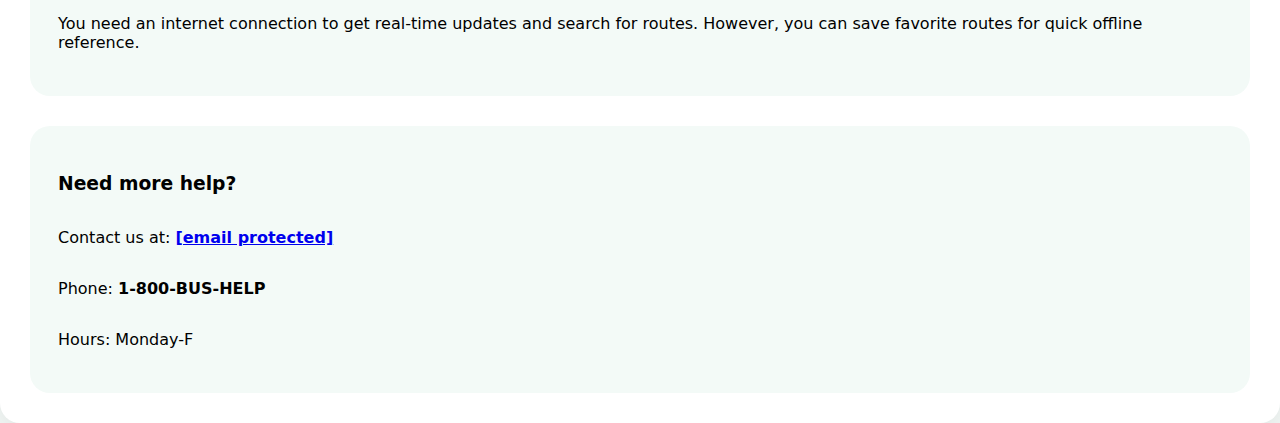
<file: public/help.html>
<!DOCTYPE html>
<html lang="en">
<head>
  <meta charset="UTF-8" />
  <meta name="viewport" content="width=device-width, initial-scale=1.0"/>
  <title>Help - City Bus Finder</title>
  <link rel="stylesheet" href="style.css" />
</head>
<body>
  <div class="page-wrapper">
    <nav class="top-nav">
      <ul class="nav-list">
        <li><a href="index.html" class="nav-link">
          <svg viewBox="0 0 24 24" aria-hidden="true">
            <path d="M3 11.5L12 4l9 7.5V20a1 1 0 0 1-1 1h-5v-6H9v6H4a1 1 0 0 1-1-1z"
                  fill="none" stroke="currentColor" stroke-width="2"
                  stroke-linecap="round" stroke-linejoin="round"/>
          </svg>
          Home
        </a></li>
        <li><a href="nearby-stops.html" class="nav-link">
          <svg viewBox="0 0 24 24" aria-hidden="true">
            <path d="M12 21s7-7.75 7-13a7 7 0 0 0-14 0c0 5.25 7 13 7 13z"
                  fill="none" stroke="currentColor" stroke-width="2"/>
            <circle cx="12" cy="8" r="2.5" fill="none" stroke="currentColor" stroke-width="2"/>
          </svg>
          Nearby Bus Stops
        </a></li>
        <li><a href="bus-routes.html" class="nav-link">
          <svg viewBox="0 0 24 24" aria-hidden="true">
            <rect x="3" y="5" width="18" height="12" rx="2" fill="none" stroke="currentColor" stroke-width="2"/>
            <path d="M3 9h18M7 17v2M17 17v2" stroke="currentColor" stroke-width="2"/>
          </svg>
          Bus Routes
        </a></li>
        <li><a href="tourist-places.html" class="nav-link">
          <svg viewBox="0 0 24 24" aria-hidden="true">
            <path d="M3 6l6-2 6 2 6-2v14l-6 2-6-2-6 2z" fill="none" stroke="currentColor" stroke-width="2"/>
            <path d="M9 4v14M15 6v14" stroke="currentColor" stroke-width="2"/>
          </svg>
          Tourist Places Near Me
        </a></li>
        <li><a href="help.html" class="nav-link">
          <svg viewBox="0 0 24 24" aria-hidden="true">
            <circle cx="12" cy="12" r="10" fill="none" stroke="currentColor" stroke-width="2"/>
            <path d="M9.5 9a2.5 2.5 0 1 1 3.5 2.3V14 M12 17h.01" stroke="currentColor" stroke-width="2" stroke-linecap="round"/>
          </svg>
          Help
        </a></li>
      </ul>
    </nav>

    <section class="main-card" style="margin-top: 40px;">
      <h1>❓ Help & FAQ</h1>
      <p>Get answers to common questions about using the City Bus Finder</p>
      
      <div style="margin-top: 30px;">
        <div class="route-card">
          <h3>How do I find nearby bus stops?</h3>
          <p>Click the "Bus Stops Near Me" button on the homepage. Make sure to allow location access when prompted. The app will show you all bus stops within walking distance.</p>
        </div>
        
        <div class="route-card">
          <h3>How do I plan a route?</h3>
          <p>Enter your starting point and destination in the "Where are you going?" section on the homepage, then click "Show Buses". You'll see the best bus routes to take.</p>
        </div>
        
        <div class="route-card">
          <h3>What if I don't know the exact address?</h3>
          <p>You can start typing a landmark, neighborhood, or popular location name. The app will suggest matching places as you type.</p>
        </div>
        
        <div class="route-card">
          <h3>How often do buses run?</h3>
          <p>Most routes run every 15-30 minutes during peak hours (7-9 AM and 5-7 PM) and every 30-60 minutes during off-peak times. Check the specific route page for exact schedules.</p>
        </div>
        
        <div class="route-card">
          <h3>Are the bus times real-time?</h3>
          <p>Yes! Our system shows live bus locations and estimated arrival times based on current traffic conditions.</p>
        </div>
        
        <div class="route-card">
          <h3>How much does a bus ride cost?</h3>
          <p>Single ride: ₹7–₹15 | Day pass: ₹50 | Weekly pass: ₹200 | Monthly pass: ₹700 (MTC Chennai)</p>
        </div>
        
        <div class="route-card">
          <h3>Can I use this app offline?</h3>
          <p>You need an internet connection to get real-time updates and search for routes. However, you can save favorite routes for quick offline reference.</p>
        </div>
        
        <div class="route-card">
          <h3>Need more help?</h3>
          <p>Contact us at: <strong><a href="/cdn-cgi/l/email-protection" class="__cf_email__" data-cfemail="87f4f2f7f7e8f5f3c7e4eef3fee5f2f4eee9e3e2f5a9e4e8ea">[email&#160;protected]</a></strong></p>
          <p>Phone: <strong>1-800-BUS-HELP</strong></p>
          <p>Hours: Monday-F
</file>
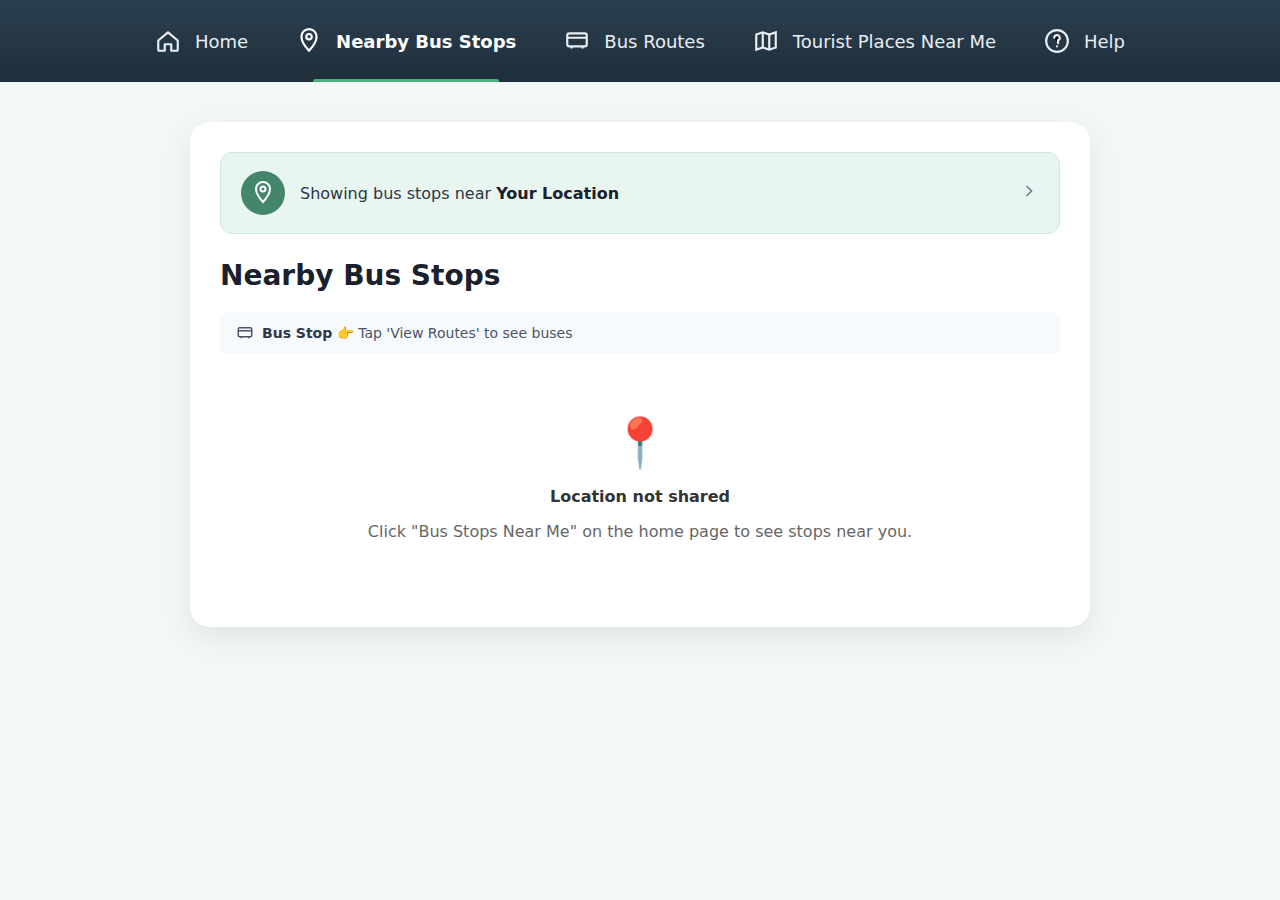
<file: public/nearby-stops.html>
<!DOCTYPE html>
<html lang="en">
<head>
  <meta charset="UTF-8" />
  <meta name="viewport" content="width=device-width, initial-scale=1.0"/>
  <title>Nearby Bus Stops - City Bus Finder</title>
  <link rel="stylesheet" href="style.css" />
</head>
<body>
  <div class="page-wrapper">
    <nav class="top-nav">
      <ul class="nav-list">
        <li><a href="index.html" class="nav-link" data-page="home">
          <svg viewBox="0 0 24 24" aria-hidden="true">
            <path d="M3 11.5L12 4l9 7.5V20a1 1 0 0 1-1 1h-5v-6H9v6H4a1 1 0 0 1-1-1z"
                  fill="none" stroke="currentColor" stroke-width="2"
                  stroke-linecap="round" stroke-linejoin="round"/>
          </svg>
          Home
        </a></li>
        <li><a href="nearby-stops.html" class="nav-link active" data-page="nearby-stops">
          <svg viewBox="0 0 24 24" aria-hidden="true">
            <path d="M12 21s7-7.75 7-13a7 7 0 0 0-14 0c0 5.25 7 13 7 13z"
                  fill="none" stroke="currentColor" stroke-width="2"/>
            <circle cx="12" cy="8" r="2.5" fill="none" stroke="currentColor" stroke-width="2"/>
          </svg>
          Nearby Bus Stops
        </a></li>
        <li><a href="bus-routes.html" class="nav-link" data-page="bus-routes">
          <svg viewBox="0 0 24 24" aria-hidden="true">
            <rect x="3" y="5" width="18" height="12" rx="2" fill="none" stroke="currentColor" stroke-width="2"/>
            <path d="M3 9h18M7 17v2M17 17v2" stroke="currentColor" stroke-width="2"/>
          </svg>
          Bus Routes
        </a></li>
        <li><a href="tourist-places.html" class="nav-link" data-page="tourist-places">
          <svg viewBox="0 0 24 24" aria-hidden="true">
            <path d="M3 6l6-2 6 2 6-2v14l-6 2-6-2-6 2z" fill="none" stroke="currentColor" stroke-width="2"/>
            <path d="M9 4v14M15 6v14" stroke="currentColor" stroke-width="2"/>
          </svg>
          Tourist Places Near Me
        </a></li>
        <li><a href="help.html" class="nav-link" data-page="help">
          <svg viewBox="0 0 24 24" aria-hidden="true">
            <circle cx="12" cy="12" r="10" fill="none" stroke="currentColor" stroke-width="2"/>
            <path d="M9.5 9a2.5 2.5 0 1 1 3.5 2.3V14 M12 17h.01" stroke="currentColor" stroke-width="2" stroke-linecap="round"/>
          </svg>
          Help
        </a></li>
      </ul>
    </nav>

    <section class="main-card" style="margin-top: 40px; max-width: 900px; margin-left: auto; margin-right: auto;">
      
      <!-- Location Banner -->
      <div class="location-banner">
        <div class="location-icon">
          <svg viewBox="0 0 24 24" width="24" height="24" fill="none" stroke="currentColor" stroke-width="2">
            <path d="M12 21s7-7.75 7-13a7 7 0 0 0-14 0c0 5.25 7 13 7 13z"/>
            <circle cx="12" cy="8" r="2.5"/>
          </svg>
        </div>
        <div class="location-text">
          <span>Showing bus stops near <strong>Your Location</strong></span>
        </div>
        <div class="location-arrow">
          <svg viewBox="0 0 24 24" width="20" height="20" fill="none" stroke="currentColor" stroke-width="2">
            <path d="M9 18l6-6-6-6"/>
          </svg>
        </div>
      </div>

      <!-- Page Title -->
      <h1 class="page-title">Nearby Bus Stops</h1>

      <!-- Instructions -->
      <div class="instructions">
        <svg viewBox="0 0 24 24" width="18" height="18" fill="currentColor" style="margin-right: 8px;">
          <rect x="3" y="5" width="18" height="12" rx="2" fill="none" stroke="currentColor" stroke-width="2"/>
          <path d="M3 9h18M7 17v2M17 17v2" stroke="currentColor" stroke-width="2"/>
        </svg>
        <span><strong>Bus Stop</strong> 👉 Tap 'View Routes' to see buses</span>
      </div>

      <!-- Bus Stops List -->
      <div class="stops-list">
        
        <!-- Stop 1 -->
        <div class="stop-item">
          <div class="stop-icon">
            <svg viewBox="0 0 24 24" width="32" height="32" fill="none">
              <rect x="5" y="6" width="14" height="12" rx="2" fill="#43866B" stroke="#43866B" stroke-width="1.5"/>
              <rect x="7" y="9" width="4" height="4" rx="0.5" fill="white"/>
              <rect x="13" y="9" width="4" height="4" rx="0.5" fill="white"/>
              <circle cx="9" cy="19" r="1.5" fill="#43866B"/>
              <circle cx="15" cy="19" r="1.5" fill="#43866B"/>
              <line x1="5" y1="18" x2="5" y2="20" stroke="#43866B" stroke-width="1.5"/>
              <line x1="19" y1="18" x2="19" y2="20" stroke="#43866B" stroke-width="1.5"/>
            </svg>
          </div>
          <div class="stop-info">
            <h3>Main Street Station</h3>
            <p class="stop-distance">0.2 km away • Buses: 12, 45, 67, 89</p>
          </div>
          <button class="view-routes-btn">View Routes ›</button>
        </div>

        <!-- Stop 2 -->
        <div class="stop-item">
          <div class="stop-icon">
            <svg viewBox="0 0 24 24" width="32" height="32" fill="none">
              <rect x="5" y="6" width="14" height="12" rx="2" fill="#43866B" stroke="#43866B" stroke-width="1.5"/>
              <rect x="7" y="9" width="4" height="4" rx="0.5" fill="white"/>
              <rect x="13" y="9" width="4" height="4" rx="0.5" fill="white"/>
              <circle cx="9" cy="19" r="1.5" fill="#43866B"/>
              <circle cx="15" cy="19" r="1.5" fill="#43866B"/>
              <line x1="5" y1="18" x2="5" y2="20" stroke="#43866B" stroke-width="1.5"/>
              <line x1="19" y1="18" x2="19" y2="20" stroke="#43866B" stroke-width="1.5"/>
            </svg>
          </div>
          <div class="stop-info">
            <h3>City Center Terminal</h3>
            <p class="stop-distance">0.5 km away • Buses: 23, 34, 56, 78</p>
          </div>
          <button class="view-routes-btn">View Routes ›</button>
        </div>

        <!-- Stop 3 -->
        <div class="stop-item">
          <div class="stop-icon">
            <svg viewBox="0 0 24 24" width="32" height="32" fill="none">
              <rect x="5" y="6" width="14" height="12" rx="2" fill="#43866B" stroke="#43866B" stroke-width="1.5"/>
              <rect x="7" y="9" width="4" height="4" rx="0.5" fill="white"/>
              <rect x="13" y="9" width="4" height="4" rx="0.5" fill="white"/>
              <circle cx="9" cy="19" r="1.5" fill="#43866B"/>
              <circle cx="15" cy="19" r="1.5" fill="#43866B"/>
              <line x1="5" y1="18" x2="5" y2="20" stroke="#43866B" stroke-width="1.5"/>
              <line x1="19" y1="18" x2="19" y2="20" stroke="#43866B" stroke-width="1.5"/>
            </svg>
          </div>
          <div class="stop-info">
            <h3>Park Avenue Stop</h3>
            <p class="stop-distance">0.8 km away • Buses: 11, 22, 33</p>
          </div>
          <button class="view-routes-btn">View Routes ›</button>
        </div>

      </div>

    </section>
  </div>
  
  <script src="script.js"></script>
</body>
</file>
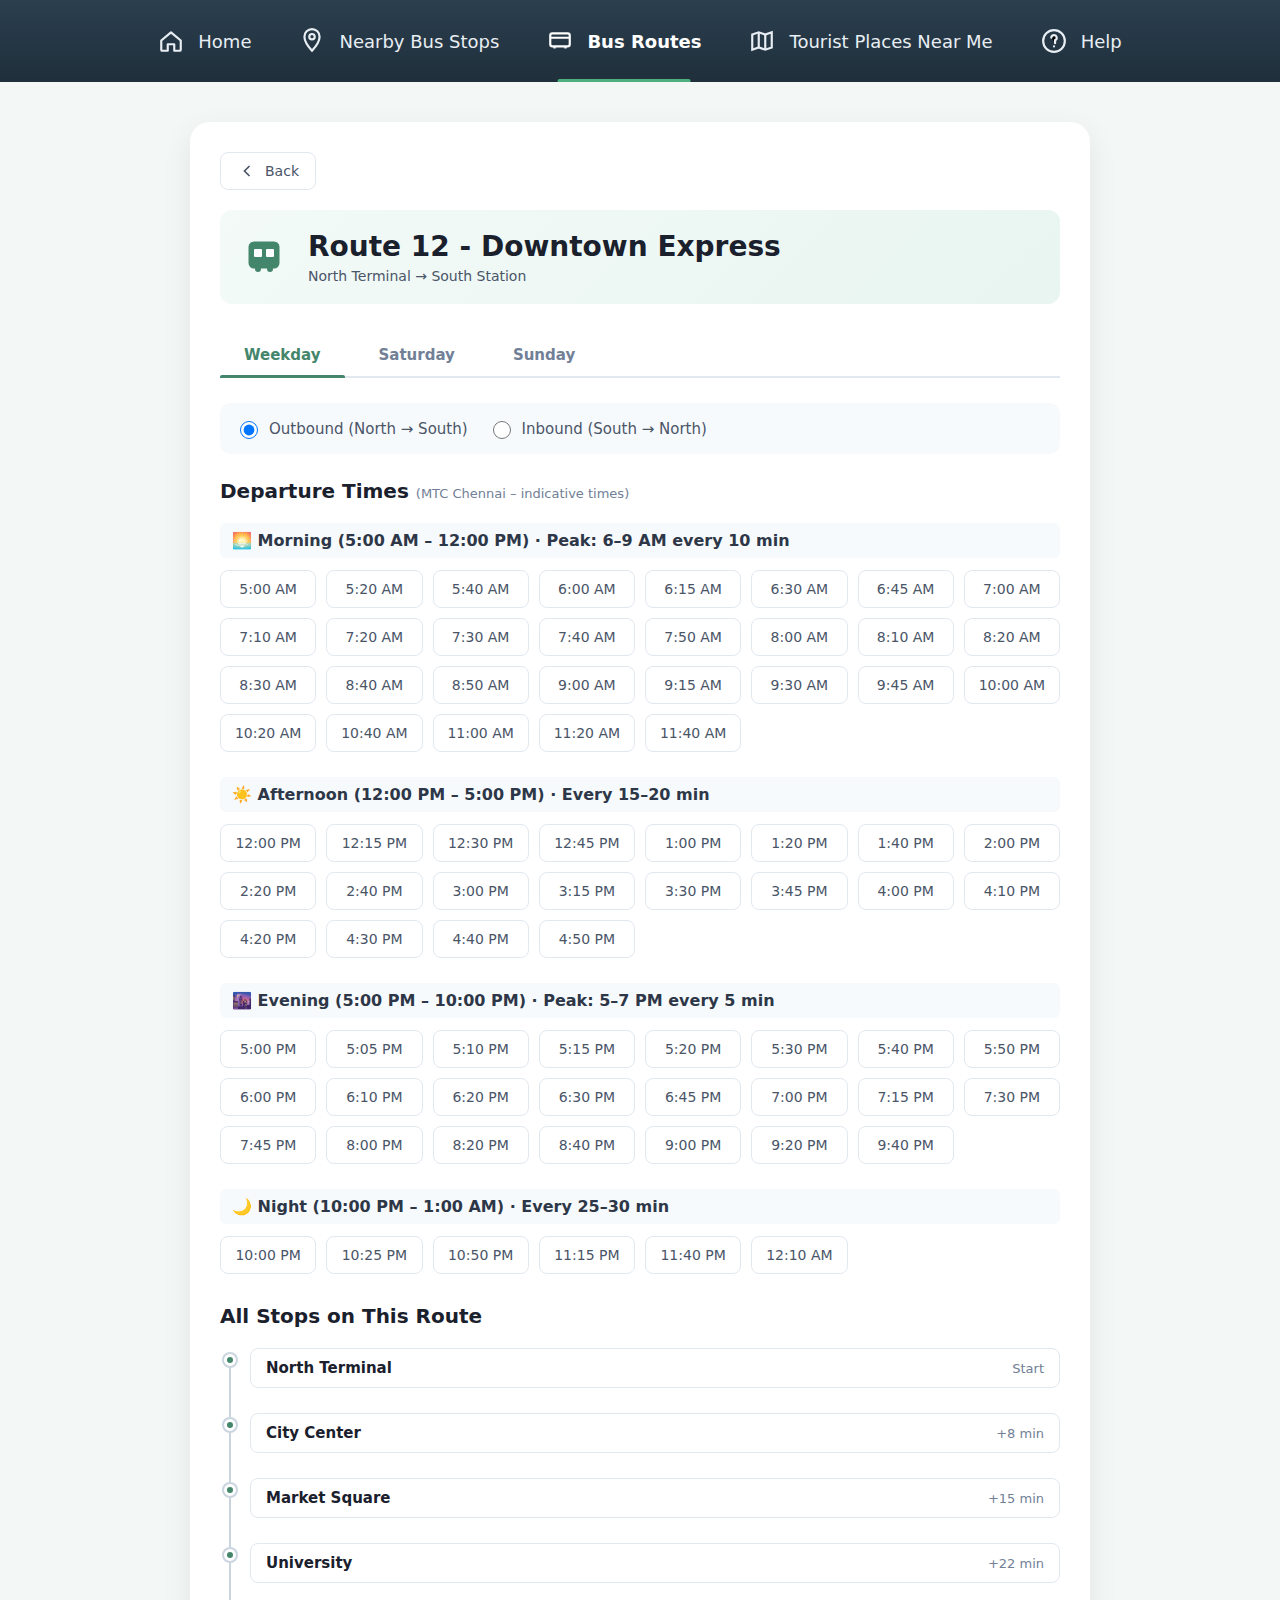
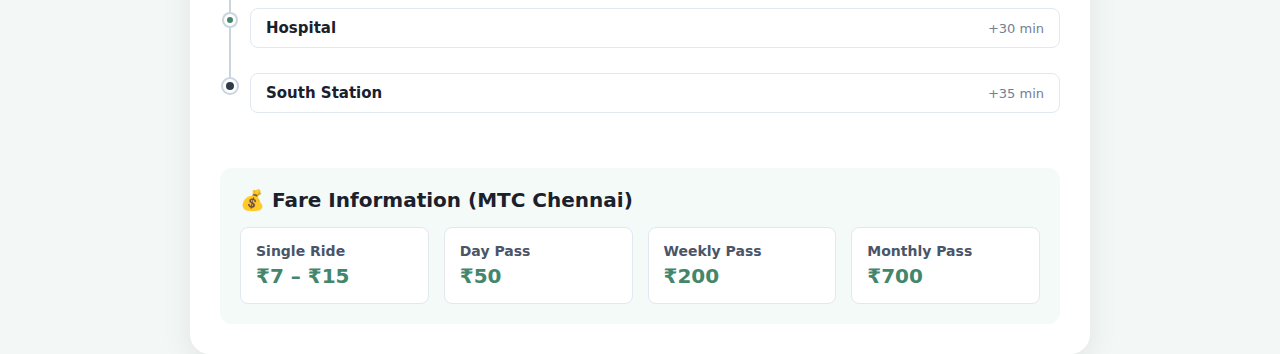
<file: public/schedule.html>
<!DOCTYPE html>
<html lang="en">
<head>
  <meta charset="UTF-8" />
  <meta name="viewport" content="width=device-width, initial-scale=1.0"/>
  <title>Bus Schedule - City Bus Finder</title>
  <link rel="stylesheet" href="style.css" />
</head>
<body>
  <div class="page-wrapper">
    <nav class="top-nav">
      <ul class="nav-list">
        <li><a href="index.html" class="nav-link">
          <svg viewBox="0 0 24 24" aria-hidden="true">
            <path d="M3 11.5L12 4l9 7.5V20a1 1 0 0 1-1 1h-5v-6H9v6H4a1 1 0 0 1-1-1z"
                  fill="none" stroke="currentColor" stroke-width="2"
                  stroke-linecap="round" stroke-linejoin="round"/>
          </svg>
          Home
        </a></li>
        <li><a href="nearby-stops.html" class="nav-link">
          <svg viewBox="0 0 24 24" aria-hidden="true">
            <path d="M12 21s7-7.75 7-13a7 7 0 0 0-14 0c0 5.25 7 13 7 13z"
                  fill="none" stroke="currentColor" stroke-width="2"/>
            <circle cx="12" cy="8" r="2.5" fill="none" stroke="currentColor" stroke-width="2"/>
          </svg>
          Nearby Bus Stops
        </a></li>
        <li><a href="bus-routes.html" class="nav-link active">
          <svg viewBox="0 0 24 24" aria-hidden="true">
            <rect x="3" y="5" width="18" height="12" rx="2" fill="none" stroke="currentColor" stroke-width="2"/>
            <path d="M3 9h18M7 17v2M17 17v2" stroke="currentColor" stroke-width="2"/>
          </svg>
          Bus Routes
        </a></li>
        <li><a href="tourist-places.html" class="nav-link">
          <svg viewBox="0 0 24 24" aria-hidden="true">
            <path d="M3 6l6-2 6 2 6-2v14l-6 2-6-2-6 2z" fill="none" stroke="currentColor" stroke-width="2"/>
            <path d="M9 4v14M15 6v14" stroke="currentColor" stroke-width="2"/>
          </svg>
          Tourist Places Near Me
        </a></li>
        <li><a href="help.html" class="nav-link">
          <svg viewBox="0 0 24 24" aria-hidden="true">
            <circle cx="12" cy="12" r="10" fill="none" stroke="currentColor" stroke-width="2"/>
            <path d="M9.5 9a2.5 2.5 0 1 1 3.5 2.3V14 M12 17h.01" stroke="currentColor" stroke-width="2" stroke-linecap="round"/>
          </svg>
          Help
        </a></li>
      </ul>
    </nav>

    <section class="main-card" style="margin-top: 40px; max-width: 900px; margin-left: auto; margin-right: auto;">
      
      <!-- Back Button -->
      <div style="margin-bottom: 20px;">
        <button onclick="history.back()" class="back-btn">
          <svg viewBox="0 0 24 24" width="20" height="20" fill="none" stroke="currentColor" stroke-width="2">
            <path d="M15 18l-6-6 6-6"/>
          </svg>
          Back
        </button>
      </div>

      <!-- Route Header -->
      <div class="route-header">
        <div class="route-icon-large">
          <svg viewBox="0 0 24 24" width="48" height="48" fill="none">
            <rect x="5" y="6" width="14" height="12" rx="2" fill="#43866B" stroke="#43866B" stroke-width="1.5"/>
            <rect x="7" y="9" width="4" height="4" rx="0.5" fill="white"/>
            <rect x="13" y="9" width="4" height="4" rx="0.5" fill="white"/>
            <circle cx="9" cy="19" r="1.5" fill="#43866B"/>
            <circle cx="15" cy="19" r="1.5" fill="#43866B"/>
          </svg>
        </div>
        <div>
          <h1 class="page-title" id="route-name" style="margin: 0;">Route 12 - Downtown Express</h1>
          <p class="route-path" id="route-path" style="margin: 5px 0 0 0;">North Terminal → South Station</p>
        </div>
      </div>

      <!-- Schedule Tabs -->
      <div class="schedule-tabs">
        <button class="tab-btn active" data-day="weekday">Weekday</button>
        <button class="tab-btn" data-day="saturday">Saturday</button>
        <button class="tab-btn" data-day="sunday">Sunday</button>
      </div>

      <!-- Direction Selector -->
      <div class="direction-selector">
        <label>
          <input type="radio" name="direction" value="outbound" checked>
          <span>Outbound (North → South)</span>
        </label>
        <label>
          <input type="radio" name="direction" value="inbound">
          <span>Inbound (South → North)</span>
        </label>
      </div>

      <!-- Schedule Table -->
      <div class="schedule-container">
        <h3>Departure Times <span style="font-size:13px;font-weight:400;color:#718096;">(MTC Chennai – indicative times)</span></h3>
        
        <div class="time-period">
          <h4>🌅 Morning (5:00 AM – 12:00 PM) · Peak: 6–9 AM every 10 min</h4>
          <div class="time-grid" id="morning-times">
            <span class="time-slot">5:00 AM</span>
            <span class="time-slot">5:20 AM</span>
            <span class="time-slot">5:40 AM</span>
            <span class="time-slot">6:00 AM</span>
            <span class="time-slot">6:15 AM</span>
            <span class="time-slot">6:30 AM</span>
            <span class="time-slot">6:45 AM</span>
            <span class="time-slot">7:00 AM</span>
            <span class="time-slot">7:10 AM</span>
            <span class="time-slot">7:20 AM</span>
            <span class="time-slot">7:30 AM</span>
            <span class="time-slot">7:40 AM</span>
            <span class="time-slot">7:50 AM</span>
            <span class="time-slot">8:00 AM</span>
            <span class="time-slot">8:10 AM</span>
            <span class="time-slot">8:20 AM</span>
            <span class="time-slot">8:30 AM</span>
            <span class="time-slot">8:40 AM</span>
            <span class="time-slot">8:50 AM</span>
            <span class="time-slot">9:00 AM</span>
            <span class="time-slot">9:15 AM</span>
            <span class="time-slot">9:30 AM</span>
            <span class="time-slot">9:45 AM</span>
            <span class="time-slot">10:00 AM</span>
            <span class="time-slot">10:20 AM</span>
            <span class="time-slot">10:40 AM</span>
            <span class="time-slot">11:00 AM</span>
            <span class="time-slot">11:20 AM</span>
            <span class="time-slot">11:40 AM</span>
          </div>
        </div>

        <div class="time-period">
          <h4>☀️ Afternoon (12:00 PM – 5:00 PM) · Every 15–20 min</h4>
          <div class="time-grid" id="afternoon-times">
            <span class="time-slot">12:00 PM</span>
            <span class="time-slot">12:15 PM</span>
            <span class="time-slot">12:30 PM</span>
            <span class="time-slot">12:45 PM</span>
            <span class="time-slot">1:00 PM</span>
            <span class="time-slot">1:20 PM</span>
            <span class="time-slot">1:40 PM</span>
            <span class="time-slot">2:00 PM</span>
            <span class="time-slot">2:20 PM</span>
            <span class="time-slot">2:40 PM</span>
            <span class="time-slot">3:00 PM</span>
            <span class="time-slot">3:15 PM</span>
            <span class="time-slot">3:30 PM</span>
            <span class="time-slot">3:45 PM</span>
            <span class="time-slot">4:00 PM</span>
            <span class="time-slot">4:10 PM</span>
            <span class="time-slot">4:20 PM</span>
            <span class="time-slot">4:30 PM</span>
            <span class="time-slot">4:40 PM</span>
            <span class="time-slot">4:50 PM</span>
          </div>
        </div>

        <div class="time-period">
          <h4>🌆 Evening (5:00 PM – 10:00 PM) · Peak: 5–7 PM every 5 min</h4>
          <div class="time-grid" id="evening-times">
            <span class="time-slot">5:00 PM</span>
            <span class="time-slot">5:05 PM</span>
            <span class="time-slot">5:10 PM</span>
            <span class="time-slot">5:15 PM</span>
            <span class="time-slot">5:20 PM</span>
            <span class="time-slot">5:30 PM</span>
            <span class="time-slot">5:40 PM</span>
            <span class="time-slot">5:50 PM</span>
            <span class="time-slot">6:00 PM</span>
            <span class="time-slot">6:10 PM</span>
            <span class="time-slot">6:20 PM</span>
            <span class="time-slot">6:30 PM</span>
            <span class="time-slot">6:45 PM</span>
            <span class="time-slot">7:00 PM</span>
            <span class="time-slot">7:15 PM</span>
            <span class="time-slot">7:30 PM</span>
            <span class="time-slot">7:45 PM</span>
            <span class="time-slot">8:00 PM</span>
            <span class="time-slot">8:20 PM</span>
            <span class="time-slot">8:40 PM</span>
            <span class="time-slot">9:00 PM</span>
            <span class="time-slot">9:20 PM</span>
            <span class="time-slot">9:40 PM</span>
          </div>
        </div>

        <div class="time-period">
          <h4>🌙 Night (10:00 PM – 1:00 AM) · Every 25–30 min</h4>
          <div class="time-grid" id="night-times">
            <span class="time-slot">10:00 PM</span>
            <span class="time-slot">10:25 PM</span>
            <span class="time-slot">10:50 PM</span>
            <span class="time-slot">11:15 PM</span>
            <span class="time-slot">11:40 PM</span>
            <span class="time-slot">12:10 AM</span>
          </div>
        </div>
      </div>

      <!-- Route Stops -->
      <div class="route-stops-section">
        <h3>All Stops on This Route</h3>
        <div class="stops-timeline">
          <div class="stop-timeline-item">
            <div class="stop-marker"></div>
            <div class="stop-content">
              <strong>North Terminal</strong>
              <span class="stop-time">Start</span>
            </div>
          </div>
          <div class="stop-timeline-item">
            <div class="stop-marker"></div>
            <div class="stop-content">
              <strong>City Center</strong>
              <span class="stop-time">+8 min</span>
            </div>
          </div>
          <div class="stop-timeline-item">
            <div class="stop-marker"></div>
            <div class="stop-content">
              <strong>Market Square</strong>
              <span class="stop-time">+15 min</span>
            </div>
          </div>
          <div class="stop-timeline-item">
            <div class="stop-marker"></div>
            <div class="stop-content">
              <strong>University</strong>
              <span class="stop-time">+22 min</span>
            </div>
          </div>
          <div class="stop-timeline-item">
            <div class="stop-marker"></div>
            <div class="stop-content">
              <strong>Hospital</strong>
              <span class="stop-time">+30 min</span>
            </div>
          </div>
          <div class="stop-timeline-item">
            <div class="stop-marker end"></div>
            <div class="stop-content">
              <strong>South Station</strong>
              <span class="stop-time">+35 min</span>
            </div>
          </div>
        </div>
      </div>

      <!-- Fare Information -->
      <div class="fare-info">
        <h3>💰 Fare Information (MTC Chennai)</h3>
        <div class="fare-grid">
          <div class="fare-item">
            <strong>Single Ride</strong>
            <span>₹7 – ₹15</span>
          </div>
          <div class="fare-item">
            <strong>Day Pass</strong>
            <span>₹50</span>
          </div>
          <div class="fare-item">
            <strong>Weekly Pass</strong>
            <span>₹200</span>
          </div>
          <div class="fare-item">
            <strong>Monthly Pass</strong>
            <span>₹700</span>
          </div>
        </div>
      </div>

    </section>
  </div>
  
  <script src="script.js"></script>
  <script>
    const API_BASE = 'http://localhost:3000';
    const urlParams = new URLSearchParams(window.location.search);
    const routeNum = urlParams.get('route') || '1101';

    async function loadRouteInfo() {
      try {
        const res = await fetch(`${API_BASE}/routes/${routeNum}`);
        if (!res.ok) throw new Error('Not found');
        const route = await res.json();

        // Build display name from bus_details
        const parts = route.bus_details.split('-');
        const busNum   = parts[0];
        const direction = parts.slice(1).join(' ').replace(/_/g, ' ');

        document.getElementById('route-name').textContent = `Route ${busNum} – ${direction}`;

        const firstStop = route.stops[0]?.stop_name || '—';
        const lastStop  = route.stops[route.stops.length - 1]?.stop_name || '—';
        const routePath = `${firstStop} → ${lastStop}`;
        document.getElementById('route-path').textContent = routePath;

        // Render the real stops timeline
        buildTimeline(route.stops, routePath);
      } catch {
        // Fallback: keep existing static content
      }
    }

    function buildTimeline(stops, routePathFull) {
      const container = document.querySelector('.stops-timeline');
      if (!container || !stops.length) return;
      container.innerHTML = '';
      stops.forEach((stop, i) => {
        const div = document.createElement('div');
        div.className = 'stop-timeline-item';
        const isLast  = i === stops.length - 1;
        const label   = i === 0 ? 'Start' : (isLast ? 'End' : `Stop ${i + 1}`);
        div.innerHTML = `
          <div class="stop-marker${isLast ? ' end' : ''}"></div>
          <div class="stop-content">
            <strong>${stop.stop_name}</strong>
            <span class="stop-time">${label}</span>
          </div>`;
        container.appendChild(div);
      });

      // Direction toggle wired here so it has access to routePathFull
      const directionRadios = document.querySelectorAll('input[name="direction"]');
      directionRadios.forEach(radio => {
        radio.addEventListener('change', function() {
          const el = document.getElementById('route-path');
          if (this.value === 'inbound') {
            const p = el.textContent.split(' → ');
            if (p.length === 2) el.textContent = `${p[1]} → ${p[0]}`;
          } else {
            el.textContent = routePathFull;
          }
        });
      });
    }

    // Tab switching
    const tabBtns = document.querySelectorAll('.tab-btn');
    tabBtns.forEach(btn => {
      btn.addEventListener('click', function() {
        tabBtns.forEach(b => b.classList.remove('active'));
        this.classList.add('active');
      });
    });

    // Highlight next upcoming bus
    function highlightNextBus() {
      const now = new Date();
      const cur = now.getHours() * 60 + now.getMinutes();
      let found = false;
      document.querySelectorAll('.time-slot').forEach(slot => {
        const [time, period] = slot.textContent.split(' ');
        const [h, m] = time.split(':').map(Number);
        let hr = h;
        if (period === 'PM' && h !== 12) hr += 12;
        if (period === 'AM' && h === 12) hr = 0;
        if (!found && hr * 60 + m > cur) { slot.classList.add('next-bus'); found = true; }
      });
    }

    loadRouteInfo();
    highlightNextBus();

  </script>
</body>
</file>
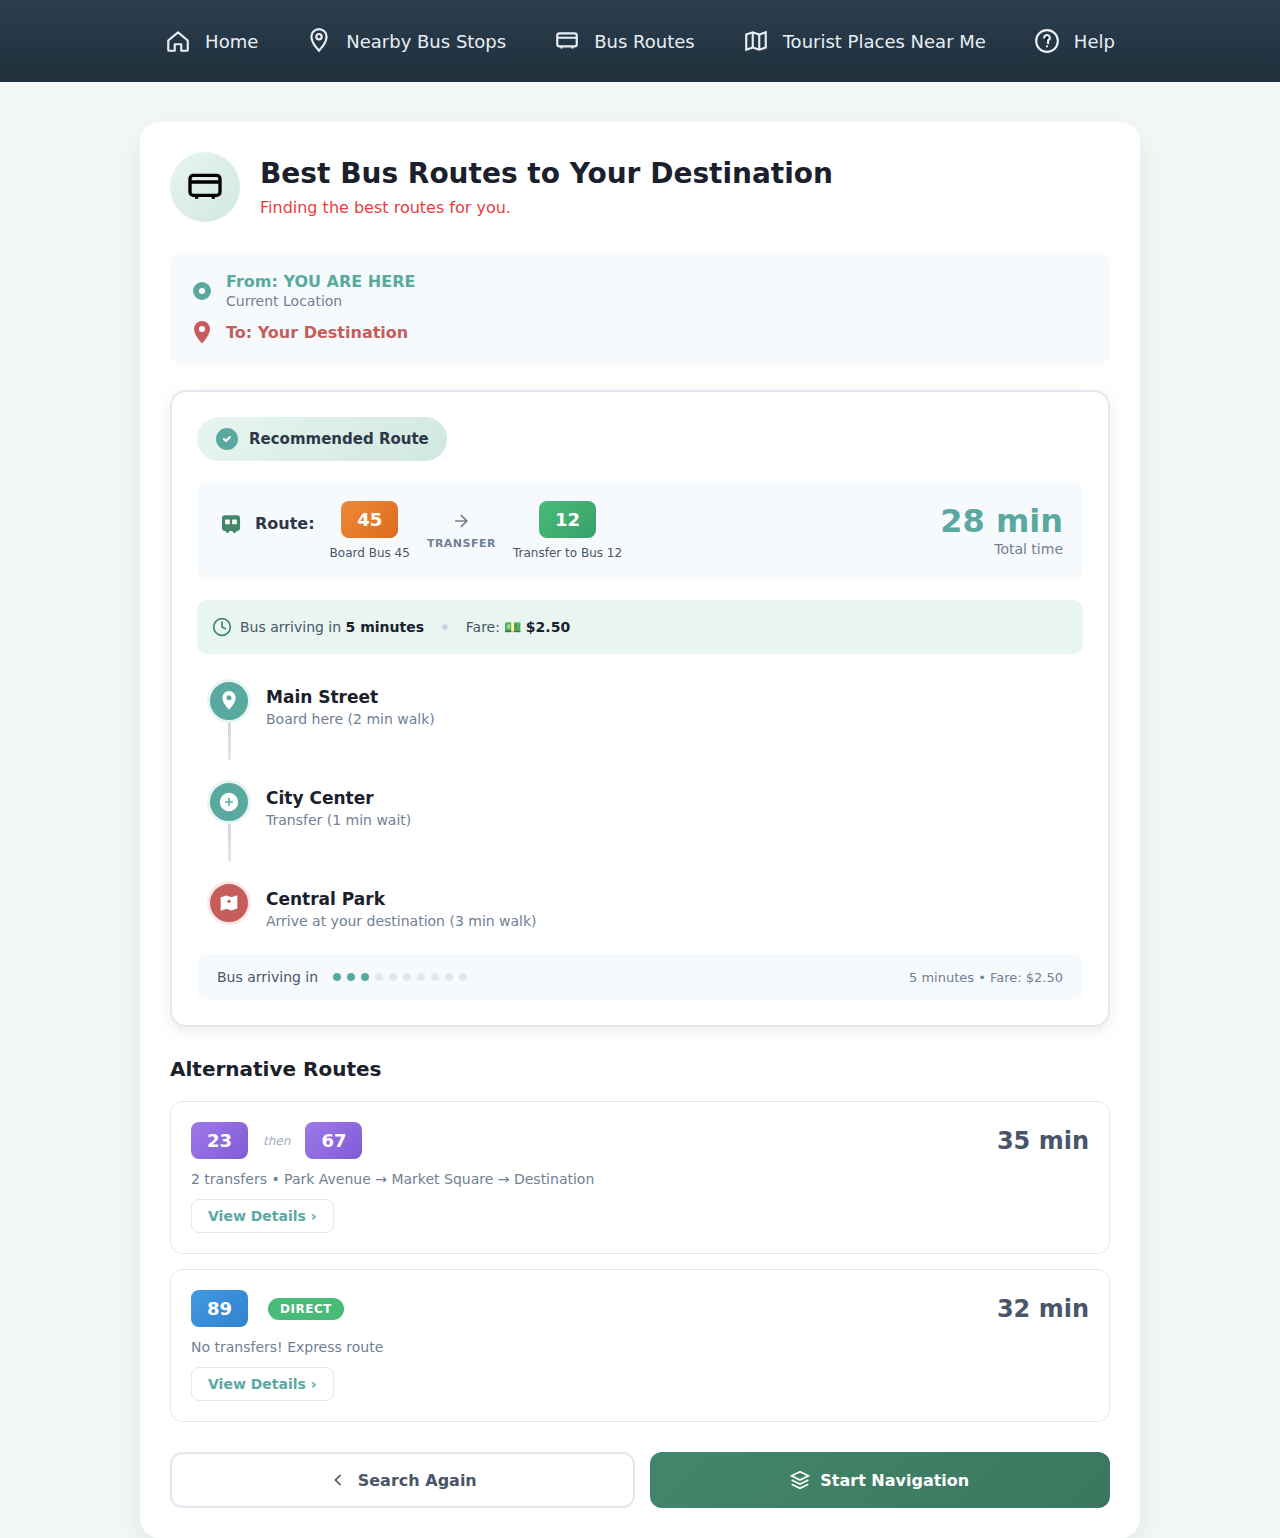
<file: public/search-results.html>
<!DOCTYPE html>
<html lang="en">
<head>
  <meta charset="UTF-8" />
  <meta name="viewport" content="width=device-width, initial-scale=1.0"/>
  <title>Search Results - City Bus Finder</title>
  <link rel="stylesheet" href="style.css" />
</head>
<body>
  <div class="page-wrapper">
    <nav class="top-nav">
      <ul class="nav-list">
        <li><a href="index.html" class="nav-link">
          <svg viewBox="0 0 24 24" aria-hidden="true">
            <path d="M3 11.5L12 4l9 7.5V20a1 1 0 0 1-1 1h-5v-6H9v6H4a1 1 0 0 1-1-1z"
                  fill="none" stroke="currentColor" stroke-width="2"
                  stroke-linecap="round" stroke-linejoin="round"/>
          </svg>
          Home
        </a></li>
        <li><a href="nearby-stops.html" class="nav-link">
          <svg viewBox="0 0 24 24" aria-hidden="true">
            <path d="M12 21s7-7.75 7-13a7 7 0 0 0-14 0c0 5.25 7 13 7 13z"
                  fill="none" stroke="currentColor" stroke-width="2"/>
            <circle cx="12" cy="8" r="2.5" fill="none" stroke="currentColor" stroke-width="2"/>
          </svg>
          Nearby Bus Stops
        </a></li>
        <li><a href="bus-routes.html" class="nav-link">
          <svg viewBox="0 0 24 24" aria-hidden="true">
            <rect x="3" y="5" width="18" height="12" rx="2" fill="none" stroke="currentColor" stroke-width="2"/>
            <path d="M3 9h18M7 17v2M17 17v2" stroke="currentColor" stroke-width="2"/>
          </svg>
          Bus Routes
        </a></li>
        <li><a href="tourist-places.html" class="nav-link">
          <svg viewBox="0 0 24 24" aria-hidden="true">
            <path d="M3 6l6-2 6 2 6-2v14l-6 2-6-2-6 2z" fill="none" stroke="currentColor" stroke-width="2"/>
            <path d="M9 4v14M15 6v14" stroke="currentColor" stroke-width="2"/>
          </svg>
          Tourist Places Near Me
        </a></li>
        <li><a href="help.html" class="nav-link">
          <svg viewBox="0 0 24 24" aria-hidden="true">
            <circle cx="12" cy="12" r="10" fill="none" stroke="currentColor" stroke-width="2"/>
            <path d="M9.5 9a2.5 2.5 0 1 1 3.5 2.3V14 M12 17h.01" stroke="currentColor" stroke-width="2" stroke-linecap="round"/>
          </svg>
          Help
        </a></li>
      </ul>
    </nav>

    <section class="main-card search-results-section" style="margin-top: 40px; max-width: 1000px; margin-left: auto; margin-right: auto;">
      
      <!-- Page Header -->
      <div class="search-results-header">
        <div class="header-icon-bus">
          <svg viewBox="0 0 24 24" width="40" height="40" fill="#43866B">
            <rect x="3" y="5" width="18" height="12" rx="2" fill="none" stroke="currentColor" stroke-width="2"/>
            <path d="M3 9h18M7 17v2M17 17v2" stroke="currentColor" stroke-width="2"/>
          </svg>
        </div>
        <div>
          <h1 class="page-title" style="margin: 0;">Best Bus Routes to <span id="destination-name">Your Destination</span></h1>
          <p class="search-subtitle">
            <span class="loading-dots">Finding the best routes for you</span>
          </p>
        </div>
      </div>

      <!-- Route Summary -->
      <div class="route-summary">
        <div class="location-point from-point">
          <svg viewBox="0 0 24 24" width="24" height="24" fill="none">
            <circle cx="12" cy="12" r="8" fill="#5aa9a1" stroke="#5aa9a1" stroke-width="2"/>
            <circle cx="12" cy="12" r="3" fill="white"/>
          </svg>
          <div>
            <strong>From: YOU ARE HERE</strong>
            <p id="from-location-detail">(Current Location: Main Street & 5th Ave)</p>
          </div>
        </div>
        
        <div class="location-point to-point">
          <svg viewBox="0 0 24 24" width="24" height="24" fill="none">
            <path d="M12 21s7-7.75 7-13a7 7 0 0 0-14 0c0 5.25 7 13 7 13z" fill="#c65d5d" stroke="#c65d5d" stroke-width="2"/>
            <circle cx="12" cy="8" r="3" fill="white"/>
          </svg>
          <div>
            <strong>To: <span id="to-location-name">Central Park</span></strong>
          </div>
        </div>
      </div>

      <!-- Recommended Route Card -->
      <div class="recommended-route-card">
        <div class="route-badge">
          <svg viewBox="0 0 24 24" width="24" height="24" fill="none">
            <circle cx="12" cy="12" r="10" fill="#5aa9a1" stroke="#5aa9a1" stroke-width="2"/>
            <path d="M9 12l2 2 4-4" stroke="white" stroke-width="2" stroke-linecap="round" stroke-linejoin="round"/>
          </svg>
          <span>Recommended Route</span>
        </div>

        <!-- Bus Route Overview -->
        <div class="bus-route-overview">
          <div class="bus-route-left">
            <div class="bus-icon-text">
              <svg viewBox="0 0 24 24" width="28" height="28" fill="none">
                <rect x="5" y="6" width="14" height="12" rx="2" fill="#43866B" stroke="#43866B" stroke-width="1.5"/>
                <rect x="7" y="9" width="4" height="4" rx="0.5" fill="white"/>
                <rect x="13" y="9" width="4" height="4" rx="0.5" fill="white"/>
                <circle cx="9" cy="19" r="1.5" fill="#43866B"/>
                <circle cx="15" cy="19" r="1.5" fill="#43866B"/>
              </svg>
              <span>Route:</span>
            </div>
            <div class="route-buses-container">
              <div class="bus-item">
                <div class="route-bus-badge orange">45</div>
                <span class="bus-label">Board Bus 45</span>
              </div>
              <div class="transfer-arrow">
                <svg viewBox="0 0 24 24" width="20" height="20" fill="none" stroke="#718096" stroke-width="2">
                  <path d="M5 12h14M12 5l7 7-7 7"/>
                </svg>
                <span class="transfer-label">Transfer</span>
              </div>
              <div class="bus-item">
                <div class="route-bus-badge green">12</div>
                <span class="bus-label">Transfer to Bus 12</span>
              </div>
            </div>
          </div>
          
          <div class="bus-route-right">
            <div class="route-time">28 min</div>
            <div class="route-time-label">Total time</div>
          </div>
        </div>

        <!-- Bus Arrival Info -->
        <div class="bus-arrival-info">
          <div class="arrival-item">
            <svg viewBox="0 0 24 24" width="20" height="20" fill="none">
              <circle cx="12" cy="12" r="10" fill="none" stroke="#43866B" stroke-width="2"/>
              <path d="M12 6v6l4 2" stroke="#43866B" stroke-width="2" stroke-linecap="round"/>
            </svg>
            <span>Bus arriving in <strong>5 minutes</strong></span>
          </div>
          <div class="arrival-divider">•</div>
          <div class="arrival-item">
            <span>Fare: 💵 <strong>$2.50</strong></span>
          </div>
        </div>

        <!-- Route Steps Timeline -->
        <div class="route-steps">
          
          <!-- Step 1: Board -->
          <div class="route-step">
            <div class="step-indicator">
              <div class="step-icon board-icon">
                <svg viewBox="0 0 24 24" width="20" height="20" fill="white">
                  <path d="M12 21s7-7.75 7-13a7 7 0 0 0-14 0c0 5.25 7 13 7 13z" fill="white" stroke="white" stroke-width="2"/>
                  <circle cx="12" cy="8" r="3" fill="#5aa9a1"/>
                </svg>
              </div>
              <div class="step-line"></div>
            </div>
            <div class="step-content">
              <h4>Main Street</h4>
              <p>Board here (2 min walk)</p>
            </div>
          </div>

          <!-- Step 2: Transfer -->
          <div class="route-step">
            <div class="step-indicator">
              <div class="step-icon transfer-icon">
                <svg viewBox="0 0 24 24" width="20" height="20" fill="white">
                  <circle cx="12" cy="12" r="10" fill="white" stroke="white" stroke-width="2"/>
                  <path d="M8 12h8M12 8v8" stroke="#5aa9a1" stroke-width="2" stroke-linecap="round"/>
                </svg>
              </div>
              <div class="step-line"></div>
            </div>
            <div class="step-content">
              <h4>City Center</h4>
              <p>Transfer (1 min wait)</p>
            </div>
          </div>

          <!-- Step 3: Arrive -->
          <div class="route-step">
            <div class="step-indicator">
              <div class="step-icon arrive-icon">
                <svg viewBox="0 0 24 24" width="20" height="20" fill="white">
                  <path d="M3 6l6-2 6 2 6-2v14l-6 2-6-2-6 2z" fill="white" stroke="white" stroke-width="2"/>
                  <circle cx="12" cy="10" r="2" fill="#c65d5d"/>
                </svg>
              </div>
            </div>
            <div class="step-content">
              <h4>Central Park</h4>
              <p>Arrive at your destination (3 min walk)</p>
            </div>
          </div>

        </div>

        <!-- Next Bus Timer -->
        <div class="next-bus-timer">
          <span class="timer-label">Bus arriving in</span>
          <div class="timer-dots">
            <span class="dot active"></span>
            <span class="dot active"></span>
            <span class="dot active"></span>
            <span class="dot"></span>
            <span class="dot"></span>
            <span class="dot"></span>
            <span class="dot"></span>
            <span class="dot"></span>
            <span class="dot"></span>
            <span class="dot"></span>
          </div>
          <span class="timer-value">5 minutes • Fare: $2.50</span>
        </div>

      </div>

      <!-- Alternative Routes -->
      <div class="alternative-routes">
        <h3 class="alternatives-title">Alternative Routes</h3>
        
        <!-- Alternative Route 1 -->
        <div class="alt-route-card">
          <div class="alt-route-header">
            <div class="alt-buses">
              <div class="route-bus-badge purple">23</div>
              <span class="then-text">then</span>
              <div class="route-bus-badge purple">67</div>
            </div>
            <div class="alt-time">35 min</div>
          </div>
          <p class="alt-route-description">2 transfers • Park Avenue → Market Square → Destination</p>
          <button class="view-details-btn" onclick="toggleRouteDetails(this)">View Details ›</button>
        </div>

        <!-- Alternative Route 2 -->
        <div class="alt-route-card">
          <div class="alt-route-header">
            <div class="alt-buses">
              <div class="route-bus-badge blue">89</div>
              <span class="direct-badge">Direct</span>
            </div>
            <div class="alt-time">32 min</div>
          </div>
          <p class="alt-route-description">No transfers! Express route</p>
          <button class="view-details-btn" onclick="toggleRouteDetails(this)">View Details ›</button>
        </div>

      </div>

      <!-- Action Buttons -->
      <div class="search-actions">
        <button class="action-btn secondary-btn" onclick="window.location.href='index.html'">
          <svg viewBox="0 0 24 24" width="20" height="20" fill="none" stroke="currentColor" stroke-width="2">
            <path d="M15 18l-6-6 6-6"/>
          </svg>
          Search Again
        </button>
        <button class="action-btn primary-btn" onclick="startNavigation()">
          <svg viewBox="0 0 24 24" width="20" height="20" fill="none" stroke="currentColor" stroke-width="2">
            <path d="M12 2L2 7l10 5 10-5-10-5zM2 17l10 5 10-5M2 12l10 5 10-5"/>
          </svg>
          Start Navigation
        </button>
      </div>

    </section>
  </div>
  
  <script src="script.js"></script>
  <script>
    // Parse URL parameters and display route info
    const params = new URLSearchParams(window.location.search);
    const fromLocation = params.get('from') || 'Your Current Location';
    const toLocation = params.get('to') || params.get('destination') || 'Central Park';
    
    document.getElementById('destination-name').textContent = toLocation;
    document.getElementById('to-location-name').textContent = toLocation;
    
    // Simulate loading animation
    const loadingDots = document.querySelector('.loading-dots');
    if (loadingDots) {
      let dotCount = 3;
      const loadingInterval = setInterval(() => {
        dotCount = (dotCount % 3) + 1;
        loadingDots.textContent = 'Finding the best routes for you' + '.'.repeat(dotCount);
      }, 500);
      
      // Stop loading after 2 seconds
      setTimeout(() => {
        clearInterval(loadingInterval);
        loadingDots.textContent = 'Found 3 routes for you';
        loadingDots.style.color = '#43866B';
      }, 2000);
    }
    
    // Toggle route details
    function toggleRouteDetails(button) {
      const card = button.closest('.alt-route-card');
      const details = card.querySelector('.route-details-expanded');
      
      if (details) {
        details.remove();
        button.textContent = 'View Details ›';
      } else {
        const detailsDiv = document.createElement('div');
        detailsDiv.className = 'route-details-expanded';
        detailsDiv.innerHTML = `
          <div class="detail-step">
            <strong>Step 1:</strong> Board at Park Avenue (5 min walk)
          </div>
          <div class="detail-step">
            <strong>Step 2:</strong> Transfer at Market Square (2 min wait)
          </div>
          <div class="detail-step">
            <strong>Step 3:</strong> Arrive at ${toLocation} (1 min walk)
          </div>
        `;
        card.appendChild(detailsDiv);
        button.textContent = 'Hide Details ‹';
      }
    }
    
    // Start navigation function
    function startNavigation() {
      const modal = document.createElement('div');
      modal.style.cssText = `
        position: fixed;
        top: 0;
        left: 0;
        right: 0;
        bottom: 0;
        background: rgba(0, 0, 0, 0.7);
        display: flex;
        align-items: center;
        justify-content: center;
        z-index: 10000;
        animation: fadeIn 0.3s ease;
      `;
      
      modal.innerHTML = `
        <div style="
          background: white;
          padding: 40px;
          border-radius: 16px;
          text-align: center;
          max-width: 400px;
          animation: slideUp 0.3s ease;
        ">
          <div style="font-size: 48px; margin-bottom: 20px;">🚌</div>
          <h2 style="margin: 0 0 10px 0; color: #1a202c;">Navigation Started!</h2>
          <p style="color: #718096; margin: 0 0 20px 0;">
            Get ready to board Bus 45 at Main Street in 5 minutes
          </p>
          <button onclick="this.closest('div').remove()" style="
            background: #43866B;
            color: white;
            border: none;
            padding: 12px 30px;
            border-radius: 8px;
            font-size: 15px;
            font-weight: 600;
            cursor: pointer;
          ">Got it!</button>
        </div>
      `;
      
      document.body.appendChild(modal);
      
      modal.addEventListener('click', function(e) {
        if (e.target === modal) {
          modal.remove();
        }
      });
    }
    
    // Animate timer dots
    const timerDots = document.querySelectorAll('.timer-dots .dot');
    let activeDotCount = 3;
    
    setInterval(() => {
      timerDots.forEach((dot, index) => {
        if (index < activeDotCount) {
          dot.classList.add('active');
        } else {
          dot.classList.remove('active');
        }
      });
      
      activeDotCount--;
      if (activeDotCount < 1) activeDotCount = 10;
    }, 1000);
    
    // Animate card entrance
    window.addEventListener('load', function() {
      const mainCard = document.querySelector('.recommended-route-card');
      const altCards = document.querySelectorAll('.alt-route-card');
      
      if (mainCard) {
        mainCard.style.opacity = '0';
        mainCard.style.transform = 'translateY(20px)';
        
        setTimeout(() => {
          mainCard.style.transition = 'opacity 0.5s ease, transform 0.5s ease';
          mainCard.style.opacity = '1';
          mainCard.style.transform = 'translateY(0)';
        }, 300);
      }
      
      altCards.forEach((card, index) => {
        card.style.opacity = '0';
        card.style.transform = 'translateX(-20px)';
        
        setTimeout(() => {
          card.style.transition = 'opacity 0.5s ease, transform 0.5s ease';
          card.style.opacity = '1';
          card.style.transform = 'translateX(0)';
        }, 500 + (index * 150));
      });
    });
  </script>
  
  <style>
    @keyframes fadeIn {
      from { opacity: 0; }
      to { opacity: 1; }
    }
    
    @keyframes slideUp {
      from { 
        transform: translateY(50px);
        opacity: 0;
      }
      to { 
        transform: translateY(0);
        opacity: 1;
      }
    }
  </style>
</body>
</html>
</file>
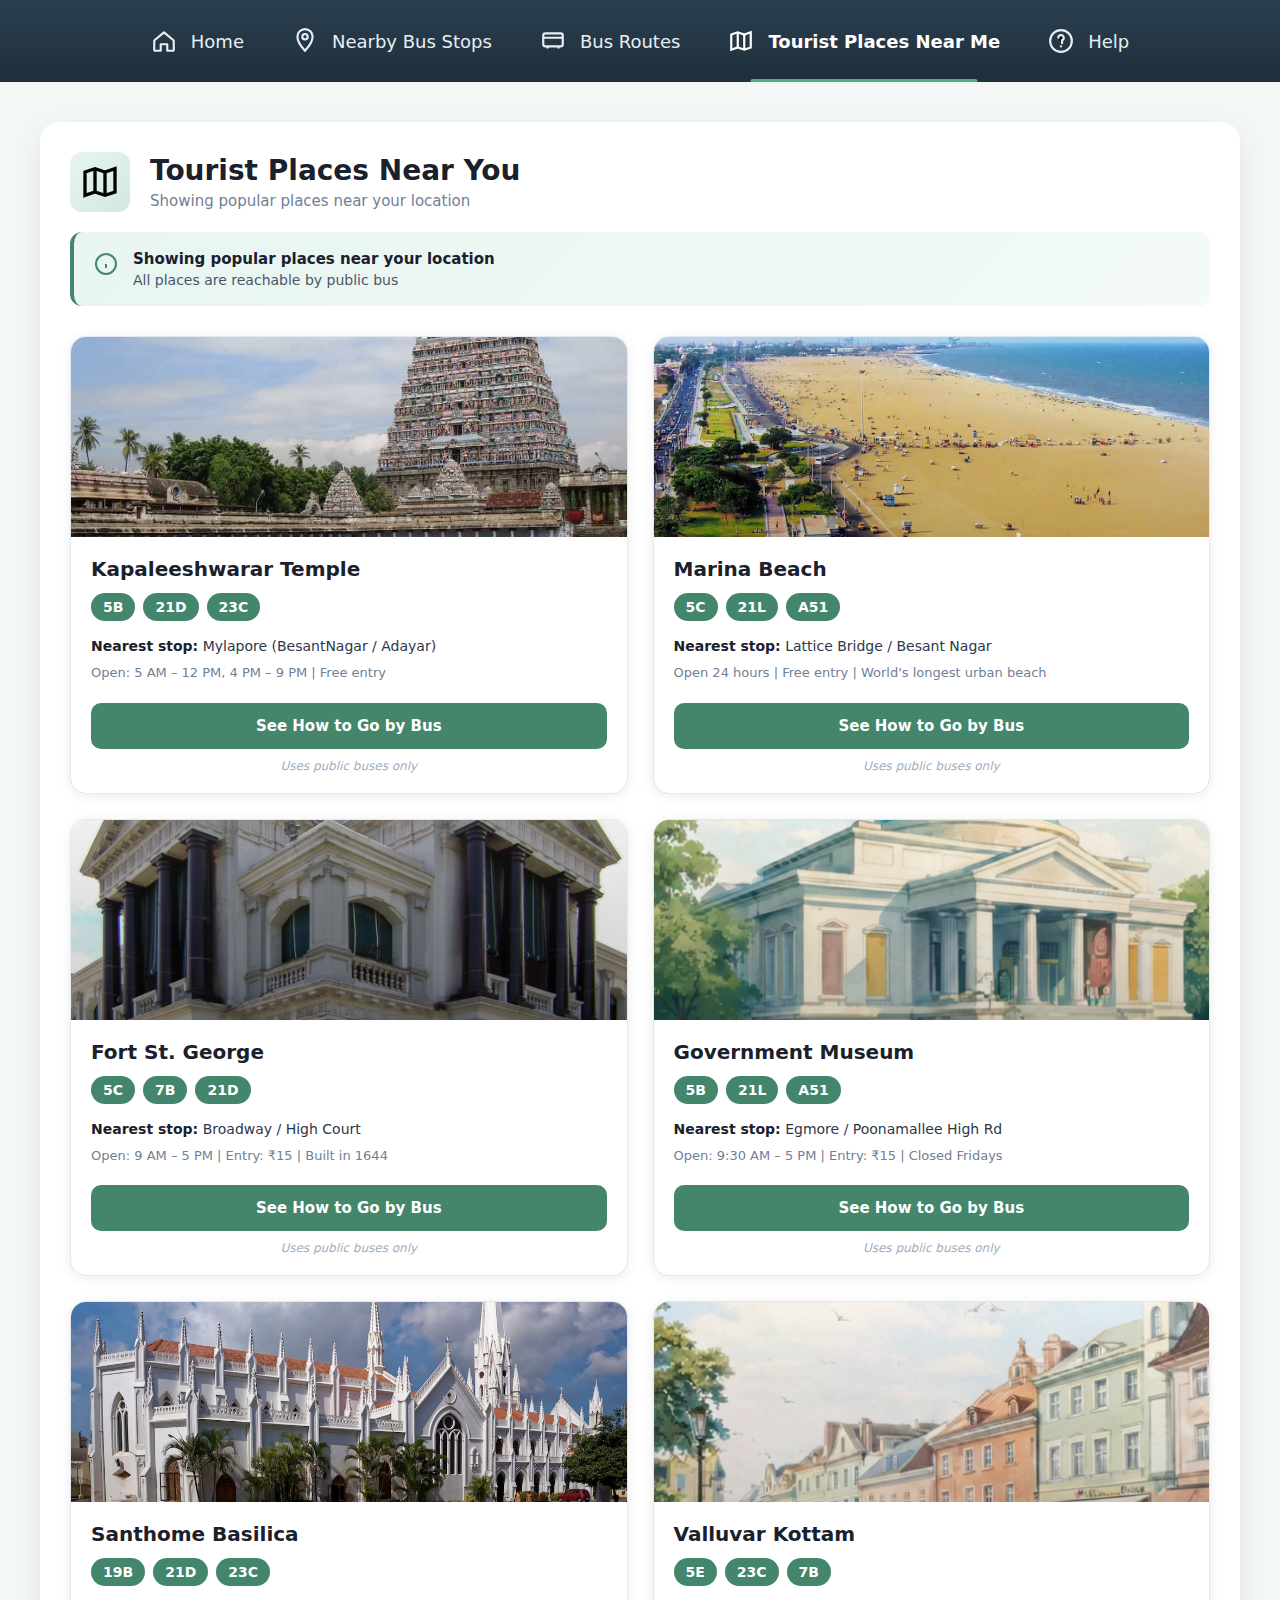
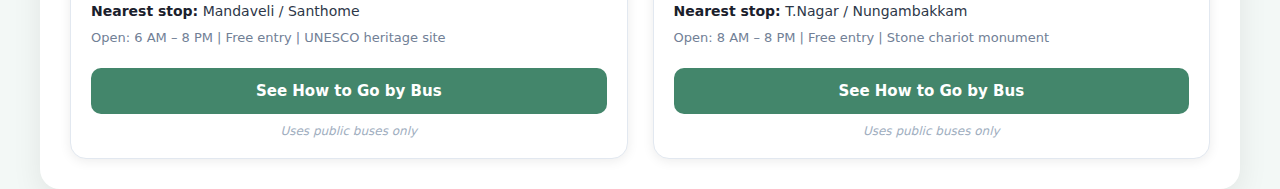
<file: public/tourist-places.html>
<!DOCTYPE html>
<html lang="en">
<head>
  <meta charset="UTF-8" />
  <meta name="viewport" content="width=device-width, initial-scale=1.0"/>
  <title>Tourist Places - City Bus Finder</title>
  <link rel="stylesheet" href="style.css" />
</head>
<body>
  <div class="page-wrapper">
    <nav class="top-nav">
      <ul class="nav-list">
        <li><a href="index.html" class="nav-link">
          <svg viewBox="0 0 24 24" aria-hidden="true">
            <path d="M3 11.5L12 4l9 7.5V20a1 1 0 0 1-1 1h-5v-6H9v6H4a1 1 0 0 1-1-1z"
                  fill="none" stroke="currentColor" stroke-width="2"
                  stroke-linecap="round" stroke-linejoin="round"/>
          </svg>
          Home
        </a></li>
        <li><a href="nearby-stops.html" class="nav-link">
          <svg viewBox="0 0 24 24" aria-hidden="true">
            <path d="M12 21s7-7.75 7-13a7 7 0 0 0-14 0c0 5.25 7 13 7 13z"
                  fill="none" stroke="currentColor" stroke-width="2"/>
            <circle cx="12" cy="8" r="2.5" fill="none" stroke="currentColor" stroke-width="2"/>
          </svg>
          Nearby Bus Stops
        </a></li>
        <li><a href="bus-routes.html" class="nav-link">
          <svg viewBox="0 0 24 24" aria-hidden="true">
            <rect x="3" y="5" width="18" height="12" rx="2" fill="none" stroke="currentColor" stroke-width="2"/>
            <path d="M3 9h18M7 17v2M17 17v2" stroke="currentColor" stroke-width="2"/>
          </svg>
          Bus Routes
        </a></li>
        <li><a href="tourist-places.html" class="nav-link active" data-page="tourist-places">
          <svg viewBox="0 0 24 24" aria-hidden="true">
            <path d="M3 6l6-2 6 2 6-2v14l-6 2-6-2-6 2z" fill="none" stroke="currentColor" stroke-width="2"/>
            <path d="M9 4v14M15 6v14" stroke="currentColor" stroke-width="2"/>
          </svg>
          Tourist Places Near Me
        </a></li>
        <li><a href="help.html" class="nav-link">
          <svg viewBox="0 0 24 24" aria-hidden="true">
            <circle cx="12" cy="12" r="10" fill="none" stroke="currentColor" stroke-width="2"/>
            <path d="M9.5 9a2.5 2.5 0 1 1 3.5 2.3V14 M12 17h.01" stroke="currentColor" stroke-width="2" stroke-linecap="round"/>
          </svg>
          Help
        </a></li>
      </ul>
    </nav>

    <section class="main-card tourist-section" style="margin-top: 40px; max-width: 1200px; margin-left: auto; margin-right: auto;">
      
      <!-- Page Header -->
      <div class="tourist-header">
        <div class="header-icon">
          <svg viewBox="0 0 24 24" width="40" height="40" fill="#43866B">
            <path d="M3 6l6-2 6 2 6-2v14l-6 2-6-2-6 2z" fill="none" stroke="currentColor" stroke-width="2"/>
            <path d="M9 4v14M15 6v14" stroke="currentColor" stroke-width="2"/>
          </svg>
        </div>
        <div>
          <h1 class="page-title" style="margin: 0;">Tourist Places Near You</h1>
          <p class="tourist-subtitle">Showing popular places near your location</p>
        </div>
      </div>

      <!-- Info Banner -->
      <div class="tourist-info-banner">
        <svg viewBox="0 0 24 24" width="24" height="24" fill="none" stroke="#43866B" stroke-width="2">
          <circle cx="12" cy="12" r="10"/>
          <path d="M12 16v-4M12 8h.01"/>
        </svg>
        <div>
          <strong>Showing popular places near your location</strong>
          <p>All places are reachable by public bus</p>
        </div>
      </div>
      
      <!-- Tourist Places Grid -->
      <div class="tourist-grid">

        <!-- 1: Kapaleeshwarar Temple -->
        <div class="tourist-card">
          <div class="tourist-image">
            <img src="Kapaleeshwarar_Temple.jpg" alt="Kapaleeshwarar Temple" onerror="this.style.background='#e6f4ef';this.alt='';this.style.height='200px'">
            <div class="image-overlay"></div>
          </div>
          <div class="tourist-content">
            <h3>Kapaleeshwarar Temple</h3>
            <div class="tourist-meta">
              <div class="bus-badges">
                <span class="bus-badge">5B</span>
                <span class="bus-badge">21D</span>
                <span class="bus-badge">23C</span>
              </div>
            </div>
            <div class="tourist-details">
              <p class="nearest-stop"><strong>Nearest stop:</strong> Mylapore (BesantNagar / Adayar)</p>
              <p class="tourist-hours">Open: 5 AM – 12 PM, 4 PM – 9 PM | Free entry</p>
            </div>
            <button class="tourist-btn" onclick="showBusDirections('Kapaleeshwarar Temple', ['5B','21D','23C'], 'Mylapore')">
              See How to Go by Bus
            </button>
            <p class="uses-public-bus">Uses public buses only</p>
          </div>
        </div>

        <!-- 2: Marina Beach -->
        <div class="tourist-card">
          <div class="tourist-image">
            <img src="marina_beach.jpg" alt="Marina Beach" onerror="this.style.background='#e6f4ef';this.alt='';this.style.height='200px'">
            <div class="image-overlay"></div>
          </div>
          <div class="tourist-content">
            <h3>Marina Beach</h3>
            <div class="tourist-meta">
              <div class="bus-badges">
                <span class="bus-badge">5C</span>
                <span class="bus-badge">21L</span>
                <span class="bus-badge">A51</span>
              </div>
            </div>
            <div class="tourist-details">
              <p class="nearest-stop"><strong>Nearest stop:</strong> Lattice Bridge / Besant Nagar</p>
              <p class="tourist-hours">Open 24 hours | Free entry | World's longest urban beach</p>
            </div>
            <button class="tourist-btn" onclick="showBusDirections('Marina Beach', ['5C','21L','A51'], 'Besant Nagar')">
              See How to Go by Bus
            </button>
            <p class="uses-public-bus">Uses public buses only</p>
          </div>
        </div>

        <!-- 3: Fort St George -->
        <div class="tourist-card">
          <div class="tourist-image">
            <img src="fort.jpg" alt="Fort St George" onerror="this.style.background='#e6f4ef';this.alt='';this.style.height='200px'">
            <div class="image-overlay"></div>
          </div>
          <div class="tourist-content">
            <h3>Fort St. George</h3>
            <div class="tourist-meta">
              <div class="bus-badges">
                <span class="bus-badge">5C</span>
                <span class="bus-badge">7B</span>
                <span class="bus-badge">21D</span>
              </div>
            </div>
            <div class="tourist-details">
              <p class="nearest-stop"><strong>Nearest stop:</strong> Broadway / High Court</p>
              <p class="tourist-hours">Open: 9 AM – 5 PM | Entry: ₹15 | Built in 1644</p>
            </div>
            <button class="tourist-btn" onclick="showBusDirections('Fort St. George', ['5C','7B','21D'], 'Broadway')">
              See How to Go by Bus
            </button>
            <p class="uses-public-bus">Uses public buses only</p>
          </div>
        </div>

        <!-- 4: Government Museum -->
        <div class="tourist-card">
          <div class="tourist-image">
            <img src="city_museum.png" alt="Government Museum Chennai">
            <div class="image-overlay"></div>
          </div>
          <div class="tourist-content">
            <h3>Government Museum</h3>
            <div class="tourist-meta">
              <div class="bus-badges">
                <span class="bus-badge">5B</span>
                <span class="bus-badge">21L</span>
                <span class="bus-badge">A51</span>
              </div>
            </div>
            <div class="tourist-details">
              <p class="nearest-stop"><strong>Nearest stop:</strong> Egmore / Poonamallee High Rd</p>
              <p class="tourist-hours">Open: 9:30 AM – 5 PM | Entry: ₹15 | Closed Fridays</p>
            </div>
            <button class="tourist-btn" onclick="showBusDirections('Government Museum', ['5B','21L','A51'], 'Egmore')">
              See How to Go by Bus
            </button>
            <p class="uses-public-bus">Uses public buses only</p>
          </div>
        </div>

        <!-- 5: Santhome Basilica -->
        <div class="tourist-card">
          <div class="tourist-image">
            <img src="santhome.avif" alt="Santhome Basilica" onerror="this.style.background='#e6f4ef';this.alt='';this.style.height='200px'">
            <div class="image-overlay"></div>
          </div>
          <div class="tourist-content">
            <h3>Santhome Basilica</h3>
            <div class="tourist-meta">
              <div class="bus-badges">
                <span class="bus-badge">19B</span>
                <span class="bus-badge">21D</span>
                <span class="bus-badge">23C</span>
              </div>
            </div>
            <div class="tourist-details">
              <p class="nearest-stop"><strong>Nearest stop:</strong> Mandaveli / Santhome</p>
              <p class="tourist-hours">Open: 6 AM – 8 PM | Free entry | UNESCO heritage site</p>
            </div>
            <button class="tourist-btn" onclick="showBusDirections('Santhome Basilica', ['19B','21D','23C'], 'Mandaveli')">
              See How to Go by Bus
            </button>
            <p class="uses-public-bus">Uses public buses only</p>
          </div>
        </div>

        <!-- 6: Valluvar Kottam -->
        <div class="tourist-card">
          <div class="tourist-image">
            <img src="old_town_square.png" alt="Valluvar Kottam">
            <div class="image-overlay"></div>
          </div>
          <div class="tourist-content">
            <h3>Valluvar Kottam</h3>
            <div class="tourist-meta">
              <div class="bus-badges">
                <span class="bus-badge">5E</span>
                <span class="bus-badge">23C</span>
                <span class="bus-badge">7B</span>
              </div>
            </div>
            <div class="tourist-details">
              <p class="nearest-stop"><strong>Nearest stop:</strong> T.Nagar / Nungambakkam</p>
              <p class="tourist-hours">Open: 8 AM – 8 PM | Free entry | Stone chariot monument</p>
            </div>
            <button class="tourist-btn" onclick="showBusDirections('Valluvar Kottam', ['5E','23C','7B'], 'T.Nagar')">
              See How to Go by Bus
            </button>
            <p class="uses-public-bus">Uses public buses only</p>
          </div>
        </div>

      </div>
    </section>
  </div>
  
  <!-- Modal for Bus Directions -->
  <div id="directionsModal" class="directions-modal">
    <div class="modal-content">
      <button class="modal-close" onclick="closeDirectionsModal()">×</button>
      <div class="modal-header">
        <h2 id="modalPlaceName">City Museum</h2>
        <p class="modal-subtitle">How to reach by public bus</p>
      </div>
      
      <div class="modal-body">
        <p style="margin-bottom: 10px;"><strong>Available Bus Routes:</strong></p>
        <div class="modal-buses" id="modalBusList">
          <!-- Bus badges will be inserted here -->
        </div>
        
        <div class="modal-info">
          <p><strong>📍 Nearest Bus Stop:</strong> <span id="modalNearestStop">Museum District</span></p>
          <p><strong>⏱️ Frequency:</strong> Buses every 15-20 minutes</p>
          <p><strong>💵 Fare:</strong> $2.50 single ride</p>
        </div>
        
        <div class="modal-actions">
          <button class="modal-btn modal-btn-primary" onclick="planRoute()">Plan My Route</button>
          <button class="modal-btn modal-btn-secondary" onclick="closeDirectionsModal()">Close</button>
        </div>
      </div>
    </div>
  </div>
  
  <script src="script.js"></script>
  <script>
    // Modal functionality for tourist places
    function showBusDirections(placeName, busNumbers, nearestStop) {
      const modal = document.getElementById('directionsModal');
      const modalPlaceName = document.getElementById('modalPlaceName');
      const modalBusList = document.getElementById('modalBusList');
      const modalNearestStop = document.getElementById('modalNearestStop');
      
      // Update modal content
      modalPlaceName.textContent = placeName;
      modalNearestStop.textContent = nearestStop;
      
      // Clear and populate bus badges
      modalBusList.innerHTML = '';
      busNumbers.forEach(num => {
        const badge = document.createElement('div');
        badge.className = 'modal-bus-badge';
        badge.textContent = num;
        modalBusList.appendChild(badge);
      });
      
      // Show modal
      modal.classList.add('active');
      document.body.style.overflow = 'hidden';
    }
    
    function closeDirectionsModal() {
      const modal = document.getElementById('directionsModal');
      modal.classList.remove('active');
      document.body.style.overflow = 'auto';
    }
    
    function planRoute() {
      const placeName = document.getElementById('modalPlaceName').textContent;
      closeDirectionsModal();
      
      // Show loading message
      const loading = document.createElement('div');
      loading.style.cssText = 'position: fixed; top: 50%; left: 50%; transform: translate(-50%, -50%); background: white; padding: 30px 50px; border-radius: 12px; box-shadow: 0 10px 40px rgba(0,0,0,0.2); z-index: 2000; text-align: center;';
      loading.innerHTML = `
        <div style="font-size: 24px; margin-bottom: 10px;">🚌</div>
        <div style="font-size: 16px; font-weight: 600; color: #1a202c;">Planning your route...</div>
        <div style="font-size: 14px; color: #718096; margin-top: 5px;">To ${placeName}</div>
      `;
      document.body.appendChild(loading);
      
      setTimeout(() => {
        window.location.href = `index.html?destination=${encodeURIComponent(placeName)}`;
      }, 1500);
    }
    
    // Close modal when clicking outside
    document.getElementById('directionsModal')?.addEventListener('click', function(e) {
      if (e.target === this) {
        closeDirectionsModal();
      }
    });
    
    // Close modal with Escape key
    document.addEventListener('keydown', function(e) {
      if (e.key === 'Escape') {
        closeDirectionsModal();
      }
    });
    
    // Animate cards on page load
    window.addEventListener('load', function() {
      const cards = document.querySelectorAll('.tourist-card');
      cards.forEach((card, index) => {
        card.style.opacity = '0';
        card.style.transform = 'translateY(20px)';
        
        setTimeout(() => {
          card.style.transition = 'opacity 0.5s ease, transform 0.5s ease';
          card.style.opacity = '1';
          card.style.transform = 'translateY(0)';
        }, index * 100);
      });
    });
  </script>
</body>
</html>
</file>
<file: style_d.css>
* {
  box-sizing: border-box;
  font-family: system-ui, -apple-system, sans-serif;
}

body {
  margin: 0;
  background: #f3f8f6;
  display: flex;
  justify-content: center;
}

/* PAGE WRAPPER */
.page-wrapper {
  width: 100%;
  max-width: 500px;
  margin: 0 auto;
  padding-bottom: 20px;
}

/* HERO */
.hero {
  height: 250px;
  background: linear-gradient(135deg, #43866B 0%, #5aa9a1 100%);
  position: relative;
  margin: 0;
  width: 100%;
  display: flex;
  align-items: center;
  justify-content: center;
  text-align: center;
  border-radius: 0 0 30px 30px;
}

.hero-overlay {
  padding: 30px;
  display: flex;
  flex-direction: column;
  align-items: center;
  justify-content: center;
  color: white;
}

.hero h1 {
  font-size: 36px;
  margin: 0 0 10px;
  font-weight: 700;
  line-height: 1.2;
}

.hero p {
  font-size: 16px;
  margin: 0;
  opacity: 0.9;
}

/* MAIN CARD */
.main-card {
  background: #ffffff;
  margin: -30px 20px 20px;
  padding: 25px;
  border-radius: 25px;
  box-shadow: 0 8px 25px rgba(0,0,0,0.1);
}

/* PRIMARY ACTION */
.primary-action {
  width: 100%;
  background: white;
  color: #333;
  margin: 0 0 25px;
  border-radius: 18px;
  padding: 20px;
  display: flex;
  align-items: center;
  gap: 15px;
  border: 2px solid #e0e0e0;
  cursor: pointer;
  text-align: left;
  transition: all 0.2s ease;
}

.primary-action:hover {
  border-color: #43866B;
  transform: translateY(-2px);
  box-shadow: 0 5px 15px rgba(67, 134, 107, 0.1);
}

.primary-action:active {
  transform: translateY(0);
}

.action-icon {
  width: 50px;
  height: 50px;
  background: #f0f7f4;
  border-radius: 15px;
  display: flex;
  align-items: center;
  justify-content: center;
}

.action-text {
  flex: 1;
}

.primary-action h2 {
  margin: 0;
  font-size: 20px;
  font-weight: 600;
  color: #333;
}

.primary-action p {
  margin: 5px 0 0;
  font-size: 14px;
  color: #666;
}

.action-arrow {
  font-size: 28px;
  color: #43866B;
  font-weight: 300;
  margin-left: auto;
}

/* ROUTE SEARCH */
.route-search {
  background: #f8fdfb;
  border-radius: 18px;
  padding: 25px;
  width:50%;
  margin-bottom: 25px;
  border: 2px solid #e0f0e9;
}

.search-heading {
  display: flex;
  justify-content: space-between;
  align-items: center;
  margin-bottom: 20px;
}

.search-heading h3 {
  margin: 0;
  font-size: 18px;
  color: #333;
  font-weight: 600;
}

.map-link {
  font-size: 14px;
  color: #43866B;
  text-decoration: none;
  font-weight: 500;
  cursor: pointer;
}

.map-link:hover {
  text-decoration: underline;
}

.input-group {
  display: flex;
  flex-direction: column;
  gap: 15px;
  margin-bottom: 20px;
}

.input-field {
  display: flex;
  flex-direction: column;
  gap: 8px;
}

.input-field label {
  font-size: 14px;
  color: #666;
  font-weight: 500;
}

.input-field input {
  padding: 16px;
  font-size: 16px;
  border-radius: 12px;
  border: 1px solid #ddd;
  background: white;
  transition: border-color 0.2s;
}

.input-field input:focus {
  outline: none;
  border-color: #43866B;
}

.search-button {
  width: 100%;
  padding: 18px;
  font-size: 16px;
  font-weight: 600;
  border: none;
  border-radius: 12px;
  background: #43866B;
  color: white;
  cursor: pointer;
  transition: all 0.2s ease;
  letter-spacing: 0.5px;
  text-transform: uppercase;
}

.search-button:hover {
  background: #387056;
  transform: translateY(-2px);
  box-shadow: 0 5px 15px rgba(67, 134, 107, 0.2);
}

.search-button:active {
  transform: translateY(0);
}

/* PLACES SECTION */
.places-section {
  margin-top: 30px;
}

.places-section h3 {
  font-size: 18px;
  color: #333;
  margin: 0 0 20px;
  font-weight: 600;
}

.place-card {
  background: #f8fdfb;
  border-radius: 18px;
  padding: 20px;
  display: flex;
  align-items: center;
  justify-content: space-between;
  border: 2px solid #e0f0e9;
  margin-bottom: 15px;
}

.place-info h4 {
  margin: 0;
  font-size: 16px;
  color: #333;
  font-weight: 600;
}

.place-info p {
  margin: 5px 0 0;
  font-size: 14px;
  color: #666;
}

.place-button {
  padding: 12px 24px;
  font-size: 14px;
  font-weight: 600;
  border: none;
  border-radius: 10px;
  background: #43866B;
  color: white;
  cursor: pointer;
  transition: all 0.2s ease;
  letter-spacing: 0.5px;
  text-transform: uppercase;
  white-space: nowrap;
}

.place-button:hover {
  background: #387056;
}

/* TRUST STRIP */
.trust-strip {
  margin-top: 30px;
  display: flex;
  justify-content: space-around;
  font-size: 13px;
  color: #666;
  background: #f0f7f4;
  border-radius: 15px;
  padding: 15px;
}

.trust-item {
  display: flex;
  align-items: center;
  gap: 5px;
}

/* Responsive adjustments */
@media (max-width: 480px) {
  .hero {
    height: 220px;
  }
  
  .hero h1 {
    font-size: 32px;
  }
  
  .main-card {
    margin: -25px 15px 15px;
    padding: 20px;
  }
  
  .trust-strip {
    flex-direction: column;
    align-items: center;
    gap: 10px;
  }
}
</file>
<file: style.css>
/* RESET & BASE */
* {
  box-sizing: border-box;
  font-family: system-ui, -apple-system, sans-serif;
}

html, body {
  margin: 0;
  padding: 0;
}

body {
  background: #f3f8f6;
}

/* PAGE WRAPPER */
.page-wrapper {
  width: 100%;
  margin: 0 auto;
}

/* =========================
   NAVIGATION BAR
========================= */
.top-nav {
  background: linear-gradient(180deg, #2b3f4f, #1f2f3b);
  padding: 20px 0;
  position: sticky;
  top: 0;
  z-index: 1000;
}


.nav-list {
  list-style: none;
  display: flex;
  justify-content: center;
  gap: 36px;
  margin: 0;
  padding: 0;
}

.nav-link {
  display: flex;
  align-items: center;
  gap: 14px;
  color: #e8eef3;
  text-decoration: none;
  font-size: 18px;
  font-weight: 500;
  padding: 8px 6px;
  position: relative;
  transition: color 0.2s ease;
}

.nav-link svg {
  width: 26px;
  height: 26px;
  stroke: currentColor;
  stroke-width: 2.2;
  flex-shrink: 0;
}

.nav-link:hover {
  color: #ffffff;
}

/* Active navigation indicator */
.nav-link.active {
  color: #ffffff;
  font-weight: 600;
}

.nav-link.active::after {
  content: '';
  position: absolute;
  bottom: -20px;
  left: 50%;
  transform: translateX(-50%);
  width: 80%;
  height: 3px;
  background: #4caf7d;
  border-radius: 2px 2px 0 0;
}

/* =========================
   HERO SECTION
========================= */
.hero {
  position: relative;
  height: 360px;
  background: url("hero.png") center / cover no-repeat;
  width: 100%;
}

.hero-overlay {
  position: absolute;
  inset: 0;
  background: rgba(0, 0, 0, 0.25);
  color: white;
  padding: 80px 60px;
  display: flex;
  flex-direction: column;
  justify-content: center;
}

.hero h1 {
  font-size: 40px;
  margin: 0 0 10px;
}

.hero p {
  font-size: 18px;
  max-width: 600px;
}

/* =========================
   PRIMARY ACTION BUTTON (OVERLAPPING)
========================= */
.primary-action {
  position: absolute;
  left: 80px;
  bottom: -50px;
  z-index: 10;
  
  width: 90%;
  max-width: 500px;
  background: #43866B;
  color: whitesmoke;
  border-radius: 10px;
  padding: 20px;
  display: flex;
  align-items: center;
  gap: 20px;
  border: none;
  cursor: pointer;
  text-align: left;
  box-shadow: 0 10px 30px rgba(0,0,0,0.15);
}

.primary-action:hover {
  background: #3a775f;
}

.primary-action:focus {
  outline: 3px solid #4caf7d;
}

.primary-action h2 {
  margin: 0;
  font-size: 26px;
}

.primary-action p {
  margin: 6px 0 0;
  font-size: 14px;
}

/* ICON CIRCLE */
.icon-circle {
  width: 60px;
  height: 60px;
  background: #4caf7d;
  border-radius: 50%;
  display: flex;
  align-items: center;
  justify-content: center;
  flex-shrink: 0;
}

/* =========================
   MAIN CARD
========================= */
.main-card {
  background: #ffffff;
  margin-top: 90px;
  padding: 30px;
  border-radius: 20px;
  box-shadow: 0 10px 30px rgba(0,0,0,0.08);
}

/* TWO COLUMN GRID */
.content-grid {
  display: grid;
  grid-template-columns: 1.3fr 1fr;
  gap: 40px;
  align-items: start;
}

.left-column {
  width: 100%;
  height: 100%;
}

.right-column {
  width: 100%;
  height: 100%;
}

/* MAP CONTAINER */
.map-container {
  background: #f8f9fa;
  border-radius: 20px;
  overflow: hidden;
  box-shadow: 0 4px 12px rgba(0,0,0,0.08);
  height: 100%;
  position: relative;
  cursor: pointer;
}
.map-overlay {
  position: absolute;
  bottom: 14px;
  left: 50%;
  transform: translateX(-50%);
  background: rgba(198, 18, 18, 0.6);
  color: white;
  padding: 8px 18px;
  border-radius: 25px;
  font-size: 14px;
  font-weight: 600;
  display: flex;
  align-items: center;
  gap: 7px;
  backdrop-filter: blur(4px);
  white-space: nowrap;
  pointer-events: none; /* so clicks pass through to the container */
  transition: background 0.2s ease;
}

.map-container:hover .map-overlay {
  background: rgba(76, 175, 125, 0.85);
}

.map-image {
  width: 100%;
  height: 100%;
  display: block;
  object-fit: cover;
}

/* RESPONSIVE: Stack on smaller screens */
@media (max-width: 968px) {
  .content-grid {
    grid-template-columns: 1fr;
  }
  .map-container {
    min-height: 300px;
  }
  .primary-action {
    right: 5%;
    left: 5%;
    max-width: none;
  }
}

/* =========================
   ROUTE SEARCH CARD
========================= */
.route-card {
  background: #f3faf7;
  border-radius: 20px;
  padding: 28px;
  margin-top: 30px;
  display: flex;
  flex-direction: column;
}

.route-title {
  font-size: 22px;
  margin-bottom: 18px;
  color: #222;
}

.route-fields {
  display: flex;
  flex-direction: column;
  gap: 14px;
}

.input-group label {
  font-size: 14px;
  margin-bottom: 6px;
  display: block;
}

.input-group input {
  width: 100%;
  padding: 14px 16px;
  font-size: 16px;
  border-radius: 14px;
  border: 1px solid #d6e2dc;
  background: white;
}

.input-group input:focus {
  outline: none;
  border-color: #5aa9a1;
}

/* SEARCH BUTTON */
.search-btn {
  margin-top: 14px;
  padding: 16px;
  font-size: 18px;
  border-radius: 10px;
  border: none;
  background: #2C3D4D;
  color: white;
  cursor: pointer;
}

/* =========================
   TRUST STRIP
========================= */
.trust-strip {
  margin-top: 25px;
  display: flex;
  justify-content: space-around;
  font-size: 14px;
  color: #555;
}

/* =========================
   BUS STOP CARDS
========================= */
.bus-stop-card {
  background: white;
  padding: 20px;
  border-radius: 15px;
  margin-bottom: 15px;
  border-left: 4px solid #43866B;
  box-shadow: 0 2px 8px rgba(0,0,0,0.08);
  transition: transform 0.2s ease, box-shadow 0.2s ease;
}

.bus-stop-card:hover {
  transform: translateX(5px);
  box-shadow: 0 4px 12px rgba(0,0,0,0.12);
}

.bus-stop-card h3 {
  margin: 0 0 10px 0;
  color: #222;
  font-size: 18px;
}

.bus-stop-card p {
  margin: 5px 0;
  color: #666;
  font-size: 14px;
}

/* =========================
   NEARBY STOPS PAGE STYLES
========================= */
.location-banner {
  background: #e8f5f1;
  border-radius: 12px;
  padding: 18px 20px;
  display: flex;
  align-items: center;
  gap: 15px;
  margin-bottom: 25px;
  border: 1px solid #d0e8df;
}

.location-icon {
  width: 44px;
  height: 44px;
  background: #43866B;
  border-radius: 50%;
  display: flex;
  align-items: center;
  justify-content: center;
  flex-shrink: 0;
}

.location-icon svg {
  stroke: white;
}

.location-text {
  flex: 1;
  font-size: 16px;
  color: #2d3748;
}

.location-text strong {
  color: #1a202c;
  font-weight: 600;
}

.location-arrow {
  color: #718096;
}

.page-title {
  font-size: 28px;
  font-weight: 700;
  color: #1a202c;
  margin: 0 0 20px 0;
}

.instructions {
  display: flex;
  align-items: center;
  font-size: 14px;
  color: #4a5568;
  padding: 12px 16px;
  background: #f7fafc;
  border-radius: 8px;
  margin-bottom: 20px;
}

.instructions strong {
  color: #2d3748;
}

.stops-list {
  display: flex;
  flex-direction: column;
  gap: 15px;
}

.stop-item {
  background: white;
  border: 1px solid #e2e8f0;
  border-left: 4px solid #43866B;
  border-radius: 12px;
  padding: 20px;
  display: flex;
  align-items: center;
  gap: 16px;
  transition: all 0.2s ease;
}

.stop-item:hover {
  box-shadow: 0 4px 12px rgba(0,0,0,0.1);
  transform: translateY(-2px);
}

.stop-icon {
  flex-shrink: 0;
}

.stop-info {
  flex: 1;
}

.stop-info h3 {
  margin: 0 0 6px 0;
  font-size: 18px;
  font-weight: 600;
  color: #1a202c;
}

.stop-distance {
  margin: 0;
  font-size: 14px;
  color: #718096;
}

.view-routes-btn {
  background: #2C3D4D;
  color: white;
  border: none;
  padding: 10px 20px;
  border-radius: 8px;
  font-size: 14px;
  font-weight: 600;
  cursor: pointer;
  transition: all 0.2s ease;
  white-space: nowrap;
}

.view-routes-btn:hover {
  background: #1f2d3a;
  transform: translateX(3px);
}

.view-routes-btn:active {
  transform: translateX(1px);
}

@media (max-width: 768px) {
  .stop-item {
    flex-wrap: wrap;
  }
  
  .view-routes-btn {
    width: 100%;
    margin-top: 10px;
  }
  
  .location-banner {
    flex-wrap: wrap;
  }
}

/* =========================
   BUS ROUTES PAGE STYLES
========================= */
.page-subtitle {
  color: #718096;
  font-size: 15px;
  margin: -10px 0 30px 0;
}

.routes-list {
  display: flex;
  flex-direction: column;
  gap: 15px;
  margin-top: 20px;
}

.route-item {
  background: white;
  border: 1px solid #e2e8f0;
  border-left: 4px solid #43866B;
  border-radius: 12px;
  padding: 20px;
  display: flex;
  align-items: flex-start;
  gap: 16px;
  transition: all 0.2s ease;
}

.route-item:hover {
  box-shadow: 0 4px 12px rgba(0,0,0,0.1);
  transform: translateY(-2px);
}

.route-icon {
  flex-shrink: 0;
  padding-top: 2px;
}

.route-details {
  flex: 1;
}

.route-details h3 {
  margin: 0 0 10px 0;
  font-size: 18px;
  font-weight: 600;
  color: #1a202c;
}

.route-path {
  margin: 4px 0;
  font-size: 14px;
  color: #4a5568;
}

.route-stops {
  margin: 4px 0;
  font-size: 14px;
  color: #4a5568;
}

.route-frequency {
  margin: 8px 0 0 0;
  font-size: 13px;
  color: #718096;
}

.view-schedule-btn {
  background: #2C3D4D;
  color: white;
  border: none;
  padding: 10px 20px;
  border-radius: 8px;
  font-size: 14px;
  font-weight: 600;
  cursor: pointer;
  transition: all 0.2s ease;
  white-space: nowrap;
  align-self: center;
}

.view-schedule-btn:hover {
  background: #1f2d3a;
  transform: translateX(3px);
}

.view-schedule-btn:active {
  transform: translateX(1px);
}

@media (max-width: 768px) {
  .route-item {
    flex-wrap: wrap;
  }
  
  .view-schedule-btn {
    width: 100%;
    margin-top: 10px;
  }
}

/* =========================
   AUTOCOMPLETE SUGGESTIONS
========================= */
.suggestions-list {
  position: absolute;
  top: 100%;
  left: 0;
  right: 0;
  background: white;
  border: 1px solid #d6e2dc;
  border-radius: 14px;
  margin-top: 4px;
  box-shadow: 0 4px 12px rgba(0,0,0,0.1);
  z-index: 100;
  display: none;
  max-height: 200px;
  overflow-y: auto;
}

.suggestion-item {
  padding: 12px 16px;
  cursor: pointer;
  transition: background 0.2s ease;
  font-size: 15px;
}

.suggestion-item:hover {
  background: #f3faf7;
}

.suggestion-item:first-child {
  border-radius: 14px 14px 0 0;
}

.suggestion-item:last-child {
  border-radius: 0 0 14px 14px;
}

/* =========================
   SWAP BUTTON (Optional)
========================= */
.swap-btn {
  background: #e8f5f1;
  border: none;
  width: 40px;
  height: 40px;
  border-radius: 50%;
  font-size: 20px;
  cursor: pointer;
  align-self: center;
  margin: 8px 0;
  transition: all 0.3s ease;
  color: #43866B;
}

.swap-btn:hover {
  background: #43866B;
  color: white;
  transform: scale(1.1);
}

/* =========================
   INTERACTIVE ENHANCEMENTS
========================= */
.search-btn:hover {
  background: #1f2d3a;
  transform: translateY(-2px);
  box-shadow: 0 4px 12px rgba(0,0,0,0.2);
  transition: all 0.3s ease;
}

.search-btn:active {
  transform: translateY(0);
}

.search-btn:disabled {
  cursor: not-allowed;
  opacity: 0.6;
}

.map-container {
  transition: transform 0.3s ease;
}

.input-group {
  position: relative;
}
/* =========================
   SCHEDULE PAGE STYLES
========================= */
.back-btn {
  background: transparent;
  border: 1px solid #e2e8f0;
  padding: 8px 16px;
  border-radius: 8px;
  cursor: pointer;
  display: inline-flex;
  align-items: center;
  gap: 8px;
  font-size: 14px;
  color: #4a5568;
  transition: all 0.2s ease;
}

.back-btn:hover {
  background: #f7fafc;
  border-color: #cbd5e0;
}

.route-header {
  display: flex;
  align-items: center;
  gap: 20px;
  padding: 20px;
  background: linear-gradient(135deg, #f3faf7 0%, #e8f5f1 100%);
  border-radius: 12px;
  margin-bottom: 30px;
}

.route-icon-large {
  flex-shrink: 0;
}

.schedule-tabs {
  display: flex;
  gap: 10px;
  margin-bottom: 25px;
  border-bottom: 2px solid #e2e8f0;
}

.tab-btn {
  background: transparent;
  border: none;
  padding: 12px 24px;
  font-size: 15px;
  font-weight: 600;
  color: #718096;
  cursor: pointer;
  position: relative;
  transition: all 0.2s ease;
}

.tab-btn:hover {
  color: #43866B;
}

.tab-btn.active {
  color: #43866B;
}

.tab-btn.active::after {
  content: '';
  position: absolute;
  bottom: -2px;
  left: 0;
  right: 0;
  height: 3px;
  background: #43866B;
  border-radius: 2px 2px 0 0;
}

.direction-selector {
  display: flex;
  gap: 20px;
  margin-bottom: 25px;
  padding: 15px;
  background: #f7fafc;
  border-radius: 10px;
}

.direction-selector label {
  display: flex;
  align-items: center;
  gap: 8px;
  cursor: pointer;
  font-size: 15px;
  color: #4a5568;
}

.direction-selector input[type="radio"] {
  width: 18px;
  height: 18px;
  cursor: pointer;
}

.schedule-container {
  margin-bottom: 30px;
}

.schedule-container h3 {
  font-size: 20px;
  color: #1a202c;
  margin: 0 0 20px 0;
}

.time-period {
  margin-bottom: 25px;
}

.time-period h4 {
  font-size: 16px;
  color: #2d3748;
  margin: 0 0 12px 0;
  padding: 8px 12px;
  background: #f7fafc;
  border-radius: 6px;
}

.time-grid {
  display: grid;
  grid-template-columns: repeat(auto-fill, minmax(90px, 1fr));
  gap: 10px;
}

.time-slot {
  background: white;
  border: 1px solid #e2e8f0;
  padding: 10px;
  text-align: center;
  border-radius: 8px;
  font-size: 14px;
  color: #4a5568;
  transition: all 0.2s ease;
  cursor: pointer;
}

.time-slot:hover {
  background: #f3faf7;
  border-color: #43866B;
  transform: translateY(-2px);
  box-shadow: 0 2px 8px rgba(67, 134, 107, 0.2);
}

.time-slot.next-bus {
  background: #43866B;
  color: white;
  border-color: #43866B;
  font-weight: 600;
  position: relative;
}

.time-slot.next-bus::before {
  content: '🚌 Next';
  position: absolute;
  top: -8px;
  left: 50%;
  transform: translateX(-50%);
  font-size: 10px;
  background: #2C3D4D;
  color: white;
  padding: 2px 6px;
  border-radius: 4px;
  white-space: nowrap;
}

.route-stops-section {
  margin-bottom: 30px;
}

.route-stops-section h3 {
  font-size: 20px;
  color: #1a202c;
  margin: 0 0 20px 0;
}

.stops-timeline {
  position: relative;
  padding-left: 30px;
}

.stop-timeline-item {
  position: relative;
  padding-bottom: 25px;
  display: flex;
  align-items: center;
  gap: 15px;
}

.stop-timeline-item::before {
  content: '';
  position: absolute;
  left: -21px;
  top: 12px;
  bottom: -13px;
  width: 2px;
  background: #cbd5e0;
}

.stop-timeline-item:last-child::before {
  display: none;
}

.stop-marker {
  position: absolute;
  left: -26px;
  top: 6px;
  width: 12px;
  height: 12px;
  background: #43866B;
  border: 3px solid white;
  border-radius: 50%;
  box-shadow: 0 0 0 2px #cbd5e0;
}

.stop-marker.end {
  background: #2C3D4D;
  width: 14px;
  height: 14px;
  left: -27px;
}

.stop-content {
  display: flex;
  justify-content: space-between;
  align-items: center;
  flex: 1;
  padding: 10px 15px;
  background: white;
  border: 1px solid #e2e8f0;
  border-radius: 8px;
}

.stop-content strong {
  color: #1a202c;
  font-size: 15px;
}

.stop-time {
  color: #718096;
  font-size: 13px;
}

.fare-info {
  background: #f3faf7;
  padding: 20px;
  border-radius: 12px;
}

.fare-info h3 {
  font-size: 20px;
  color: #1a202c;
  margin: 0 0 15px 0;
}

.fare-grid {
  display: grid;
  grid-template-columns: repeat(auto-fit, minmax(150px, 1fr));
  gap: 15px;
}

.fare-item {
  background: white;
  padding: 15px;
  border-radius: 8px;
  display: flex;
  flex-direction: column;
  gap: 5px;
  border: 1px solid #e2e8f0;
}

.fare-item strong {
  color: #4a5568;
  font-size: 14px;
}

.fare-item span {
  color: #43866B;
  font-size: 20px;
  font-weight: 700;
}

/* Make location banner clickable */
.location-banner {
  cursor: pointer;
  transition: all 0.2s ease;
}

.location-banner:hover {
  background: #d0e8df;
  transform: translateX(3px);
}

.location-banner:active {
  transform: translateX(1px);
}

@media (max-width: 768px) {
  .time-grid {
    grid-template-columns: repeat(auto-fill, minmax(80px, 1fr));
  }
  
  .fare-grid {
    grid-template-columns: repeat(auto-fit, minmax(120px, 1fr));
  }
  
  .route-header {
    flex-direction: column;
    text-align: center;
  }
  
  .direction-selector {
    flex-direction: column;
  }
}

/* =========================
   TOURIST PLACES PAGE STYLES
========================= */
.tourist-section {
  padding: 30px;
}

.tourist-header {
  display: flex;
  align-items: center;
  gap: 20px;
  margin-bottom: 20px;
}

.header-icon {
  width: 60px;
  height: 60px;
  background: linear-gradient(135deg, #e8f5f1 0%, #d0e8df 100%);
  border-radius: 12px;
  display: flex;
  align-items: center;
  justify-content: center;
  flex-shrink: 0;
}

.tourist-subtitle {
  color: #718096;
  font-size: 15px;
  margin: 5px 0 0 0;
}

.tourist-info-banner {
  background: linear-gradient(135deg, #e8f5f1 0%, #f3faf7 100%);
  border-left: 4px solid #43866B;
  border-radius: 12px;
  padding: 18px 20px;
  display: flex;
  align-items: flex-start;
  gap: 15px;
  margin-bottom: 30px;
}

.tourist-info-banner svg {
  flex-shrink: 0;
  margin-top: 2px;
}

.tourist-info-banner strong {
  display: block;
  color: #1a202c;
  font-size: 15px;
  margin-bottom: 4px;
}

.tourist-info-banner p {
  margin: 0;
  color: #4a5568;
  font-size: 14px;
}

.tourist-grid {
  display: grid;
  grid-template-columns: repeat(auto-fill, minmax(380px, 1fr));
  gap: 25px;
  margin-top: 25px;
}

.tourist-card {
  background: white;
  border-radius: 16px;
  overflow: hidden;
  box-shadow: 0 2px 12px rgba(0, 0, 0, 0.08);
  transition: all 0.3s ease;
  border: 1px solid #e2e8f0;
}

.tourist-card:hover {
  transform: translateY(-5px);
  box-shadow: 0 8px 25px rgba(67, 134, 107, 0.15);
}

.tourist-image {
  position: relative;
  width: 100%;
  height: 200px;
  overflow: hidden;
  background: #f7fafc;
}

.tourist-image img {
  width: 100%;
  height: 100%;
  object-fit: cover;
  transition: transform 0.3s ease;
}

.tourist-card:hover .tourist-image img {
  transform: scale(1.05);
}

.image-overlay {
  position: absolute;
  top: 0;
  left: 0;
  right: 0;
  bottom: 0;
  background: linear-gradient(to bottom, rgba(0,0,0,0) 0%, rgba(0,0,0,0.15) 100%);
}

.tourist-content {
  padding: 20px;
}

.tourist-content h3 {
  margin: 0 0 12px 0;
  font-size: 20px;
  font-weight: 700;
  color: #1a202c;
}

.tourist-meta {
  margin-bottom: 15px;
}

.bus-badges {
  display: flex;
  gap: 8px;
  flex-wrap: wrap;
}

.bus-badge {
  background: #43866B;
  color: white;
  padding: 6px 12px;
  border-radius: 20px;
  font-size: 14px;
  font-weight: 600;
  min-width: 40px;
  text-align: center;
}

.tourist-details {
  margin-bottom: 15px;
}

.tourist-details p {
  margin: 6px 0;
  font-size: 14px;
  color: #4a5568;
  line-height: 1.5;
}

.nearest-stop {
  color: #2d3748 !important;
}

.nearest-stop strong {
  color: #1a202c;
}

.tourist-hours {
  color: #718096 !important;
  font-size: 13px !important;
}

.tourist-btn {
  width: 100%;
  background: #43866B;
  color: white;
  border: none;
  padding: 14px 20px;
  border-radius: 10px;
  font-size: 15px;
  font-weight: 600;
  cursor: pointer;
  transition: all 0.3s ease;
  margin-top: 5px;
}

.tourist-btn:hover {
  background: #3a775f;
  transform: translateY(-2px);
  box-shadow: 0 4px 12px rgba(67, 134, 107, 0.3);
}

.tourist-btn:active {
  transform: translateY(0);
}

.uses-public-bus {
  text-align: center;
  font-size: 12px;
  color: #a0aec0;
  margin: 10px 0 0 0;
  font-style: italic;
}

@media (max-width: 1200px) {
  .tourist-grid {
    grid-template-columns: repeat(auto-fill, minmax(320px, 1fr));
  }
}

@media (max-width: 768px) {
  .tourist-grid {
    grid-template-columns: 1fr;
  }
  
  .tourist-header {
    flex-direction: column;
    text-align: center;
  }
  
  .tourist-info-banner {
    flex-direction: column;
  }
}

/* Modal for bus directions */
.directions-modal {
  display: none;
  position: fixed;
  top: 0;
  left: 0;
  right: 0;
  bottom: 0;
  background: rgba(0, 0, 0, 0.6);
  z-index: 1000;
  align-items: center;
  justify-content: center;
}

.directions-modal.active {
  display: flex;
}

.modal-content {
  background: white;
  border-radius: 16px;
  padding: 30px;
  max-width: 500px;
  width: 90%;
  max-height: 80vh;
  overflow-y: auto;
  position: relative;
  animation: modalSlideIn 0.3s ease;
}

@keyframes modalSlideIn {
  from {
    transform: translateY(-50px);
    opacity: 0;
  }
  to {
    transform: translateY(0);
    opacity: 1;
  }
}

.modal-close {
  position: absolute;
  top: 15px;
  right: 15px;
  background: #f7fafc;
  border: none;
  width: 32px;
  height: 32px;
  border-radius: 50%;
  cursor: pointer;
  font-size: 20px;
  line-height: 1;
  color: #4a5568;
  transition: all 0.2s ease;
}

.modal-close:hover {
  background: #e2e8f0;
  color: #1a202c;
}

.modal-header {
  margin-bottom: 20px;
}

.modal-header h2 {
  margin: 0 0 8px 0;
  font-size: 24px;
  color: #1a202c;
}

.modal-subtitle {
  color: #718096;
  font-size: 14px;
  margin: 0;
}

.modal-buses {
  display: flex;
  gap: 10px;
  margin: 20px 0;
  flex-wrap: wrap;
}

.modal-bus-badge {
  background: #43866B;
  color: white;
  padding: 10px 16px;
  border-radius: 8px;
  font-size: 16px;
  font-weight: 700;
}

.modal-info {
  background: #f7fafc;
  padding: 15px;
  border-radius: 10px;
  margin: 15px 0;
}

.modal-info p {
  margin: 8px 0;
  color: #4a5568;
  font-size: 14px;
}

.modal-info strong {
  color: #1a202c;
}

.modal-actions {
  display: flex;
  gap: 10px;
  margin-top: 20px;
}

.modal-btn {
  flex: 1;
  padding: 12px 20px;
  border-radius: 8px;
  font-size: 15px;
  font-weight: 600;
  cursor: pointer;
  transition: all 0.2s ease;
  border: none;
}

.modal-btn-primary {
  background: #43866B;
  color: white;
}

.modal-btn-primary:hover {
  background: #3a775f;
}

.modal-btn-secondary {
  background: #e2e8f0;
  color: #4a5568;
}

.modal-btn-secondary:hover {
  background: #cbd5e0;
}

/* =========================
   SEARCH RESULTS PAGE STYLES
========================= */
.search-results-section {
  padding: 30px;
}

.search-results-header {
  display: flex;
  align-items: center;
  gap: 20px;
  margin-bottom: 30px;
}

.header-icon-bus {
  width: 70px;
  height: 70px;
  background: linear-gradient(135deg, #e8f5f1 0%, #d0e8df 100%);
  border-radius: 50%;
  display: flex;
  align-items: center;
  justify-content: center;
  flex-shrink: 0;
}

.search-subtitle {
  color: #718096;
  font-size: 16px;
  margin: 8px 0 0 0;
  display: flex;
  align-items: center;
  gap: 8px;
}

.loading-dots {
  color: #5aa9a1;
  font-weight: 500;
}

.route-summary {
  background: #f7fafc;
  border-radius: 12px;
  padding: 20px;
  margin-bottom: 25px;
  display: flex;
  flex-direction: column;
  gap: 12px;
}

.location-point {
  display: flex;
  align-items: center;
  gap: 12px;
}

.location-point svg {
  flex-shrink: 0;
}

.location-point strong {
  display: block;
  color: #1a202c;
  font-size: 16px;
  margin-bottom: 2px;
}

.location-point p {
  margin: 0;
  color: #718096;
  font-size: 14px;
}

.from-point strong {
  color: #5aa9a1;
}

.to-point strong {
  color: #c65d5d;
}

.recommended-route-card {
  background: white;
  border: 2px solid #e2e8f0;
  border-radius: 16px;
  padding: 25px;
  margin-bottom: 30px;
  box-shadow: 0 4px 15px rgba(0, 0, 0, 0.08);
}

.route-badge {
  display: inline-flex;
  align-items: center;
  gap: 10px;
  background: linear-gradient(135deg, #e8f5f1 0%, #d0e8df 100%);
  padding: 10px 18px;
  border-radius: 25px;
  margin-bottom: 20px;
  font-weight: 600;
  color: #2d3748;
  font-size: 15px;
}

.bus-route-overview {
  display: flex;
  justify-content: space-between;
  align-items: center;
  padding: 20px;
  background: #f7fafc;
  border-radius: 12px;
  margin-bottom: 20px;
}

.bus-route-left {
  display: flex;
  align-items: flex-start;
  gap: 15px;
  flex: 1;
}

.bus-icon-text {
  display: flex;
  align-items: center;
  gap: 10px;
  font-size: 16px;
  font-weight: 600;
  color: #2d3748;
  margin-top: 8px;
}

.route-buses-container {
  display: flex;
  align-items: center;
  gap: 12px;
  flex-wrap: wrap;
}

.bus-item {
  display: flex;
  flex-direction: column;
  align-items: center;
  gap: 8px;
}

.route-buses {
  display: flex;
  align-items: center;
  gap: 12px;
}

.route-bus-badge {
  padding: 8px 16px;
  border-radius: 8px;
  font-size: 18px;
  font-weight: 700;
  color: white;
  min-width: 50px;
  text-align: center;
}

.route-bus-badge.orange {
  background: linear-gradient(135deg, #ed8936 0%, #dd6b20 100%);
}

.route-bus-badge.green {
  background: linear-gradient(135deg, #48bb78 0%, #38a169 100%);
}

.route-bus-badge.purple {
  background: linear-gradient(135deg, #9f7aea 0%, #805ad5 100%);
}

.route-bus-badge.blue {
  background: linear-gradient(135deg, #4299e1 0%, #3182ce 100%);
}

.bus-route-right {
  text-align: right;
}

.route-time {
  font-size: 32px;
  font-weight: 700;
  color: #5aa9a1;
  line-height: 1;
}

.route-time-label {
  font-size: 14px;
  color: #718096;
  margin-top: 4px;
}

.bus-arrival-info {
  display: flex;
  align-items: center;
  gap: 15px;
  padding: 15px;
  background: #e8f5f1;
  border-radius: 10px;
  margin-bottom: 25px;
  flex-wrap: wrap;
}

.arrival-item {
  display: flex;
  align-items: center;
  gap: 8px;
  font-size: 14px;
  color: #4a5568;
}

.arrival-item strong {
  color: #1a202c;
  font-weight: 600;
}

.arrival-divider {
  color: #cbd5e0;
  font-size: 20px;
}

.route-steps {
  margin: 25px 0;
  padding-left: 10px;
}

.route-step {
  display: flex;
  align-items: flex-start;
  gap: 15px;
  margin-bottom: 20px;
}

.route-step:last-child {
  margin-bottom: 0;
}

.step-indicator {
  display: flex;
  flex-direction: column;
  align-items: center;
}

.step-icon {
  width: 44px;
  height: 44px;
  border-radius: 50%;
  display: flex;
  align-items: center;
  justify-content: center;
  flex-shrink: 0;
  position: relative;
  z-index: 2;
}

.board-icon {
  background: #5aa9a1;
  border: 3px solid #e8f5f1;
}

.transfer-icon {
  background: #5aa9a1;
  border: 3px solid #e8f5f1;
}

.arrive-icon {
  background: #c65d5d;
  border: 3px solid #fce8e8;
}

.step-line {
  width: 3px;
  height: 40px;
  background: linear-gradient(to bottom, #cbd5e0 0%, #e2e8f0 100%);
  margin-top: -3px;
}

.route-step:last-child .step-line {
  display: none;
}

.step-content {
  flex: 1;
  padding-top: 8px;
}

.step-content h4 {
  margin: 0 0 4px 0;
  font-size: 17px;
  font-weight: 700;
  color: #1a202c;
}

.step-content p {
  margin: 0;
  font-size: 14px;
  color: #718096;
}

.next-bus-timer {
  background: #f7fafc;
  border-radius: 10px;
  padding: 15px 20px;
  display: flex;
  align-items: center;
  gap: 15px;
  margin-top: 25px;
}

.timer-label {
  font-size: 14px;
  color: #4a5568;
  font-weight: 500;
}

.timer-dots {
  display: flex;
  gap: 6px;
  flex: 1;
}

.timer-dots .dot {
  width: 8px;
  height: 8px;
  border-radius: 50%;
  background: #e2e8f0;
  transition: background 0.3s ease;
}

.timer-dots .dot.active {
  background: #5aa9a1;
}

.timer-value {
  font-size: 13px;
  color: #718096;
  white-space: nowrap;
}

.alternative-routes {
  margin-top: 30px;
}

.alternatives-title {
  font-size: 20px;
  font-weight: 700;
  color: #1a202c;
  margin: 0 0 20px 0;
}

.alt-route-card {
  background: white;
  border: 1px solid #e2e8f0;
  border-radius: 12px;
  padding: 20px;
  margin-bottom: 15px;
  transition: all 0.3s ease;
}

.alt-route-card:hover {
  border-color: #cbd5e0;
  box-shadow: 0 4px 12px rgba(0, 0, 0, 0.08);
  transform: translateX(5px);
}

.alt-route-header {
  display: flex;
  justify-content: space-between;
  align-items: center;
  margin-bottom: 12px;
}

.alt-buses {
  display: flex;
  align-items: center;
  gap: 10px;
}

.alt-time {
  font-size: 24px;
  font-weight: 700;
  color: #4a5568;
}

.alt-route-description {
  color: #718096;
  font-size: 14px;
  margin: 0 0 12px 0;
}

.view-details-btn {
  background: transparent;
  border: 1px solid #e2e8f0;
  color: #5aa9a1;
  padding: 8px 16px;
  border-radius: 8px;
  font-size: 14px;
  font-weight: 600;
  cursor: pointer;
  transition: all 0.2s ease;
}

.view-details-btn:hover {
  background: #e8f5f1;
  border-color: #5aa9a1;
}

.route-details-expanded {
  margin-top: 15px;
  padding-top: 15px;
  border-top: 1px solid #e2e8f0;
}

.detail-step {
  padding: 10px;
  background: #f7fafc;
  border-radius: 8px;
  margin-bottom: 8px;
  font-size: 14px;
  color: #4a5568;
}

.detail-step:last-child {
  margin-bottom: 0;
}

.detail-step strong {
  color: #2d3748;
}

.search-actions {
  display: flex;
  gap: 15px;
  margin-top: 30px;
}

.action-btn {
  flex: 1;
  display: flex;
  align-items: center;
  justify-content: center;
  gap: 10px;
  padding: 16px 24px;
  border-radius: 12px;
  font-size: 16px;
  font-weight: 600;
  cursor: pointer;
  transition: all 0.3s ease;
  border: none;
}

.primary-btn {
  background: linear-gradient(135deg, #43866B 0%, #3a775f 100%);
  color: white;
}

.primary-btn:hover {
  transform: translateY(-2px);
  box-shadow: 0 6px 20px rgba(67, 134, 107, 0.3);
}

.secondary-btn {
  background: white;
  color: #4a5568;
  border: 2px solid #e2e8f0;
}

.secondary-btn:hover {
  background: #f7fafc;
  border-color: #cbd5e0;
}

@media (max-width: 768px) {
  .bus-route-overview {
    flex-direction: column;
    gap: 15px;
    text-align: center;
  }
  
  .bus-route-left {
    flex-direction: column;
  }
  
  .search-actions {
    flex-direction: column;
  }
  
  .next-bus-timer {
    flex-direction: column;
    text-align: center;
  }
  
  .alt-route-header {
    flex-direction: column;
    align-items: flex-start;
    gap: 10px;
  }
}

/* Enhanced bus route display */
.bus-label {
  font-size: 12px;
  color: #4a5568;
  font-weight: 500;
  text-align: center;
  white-space: nowrap;
}

.transfer-arrow {
  display: flex;
  flex-direction: column;
  align-items: center;
  gap: 6px;
  margin: 0 5px;
}

.transfer-label {
  font-size: 11px;
  color: #718096;
  font-weight: 600;
  text-transform: uppercase;
  letter-spacing: 0.5px;
}

/* Alternative route clarity improvements */
.then-text {
  font-size: 12px;
  color: #a0aec0;
  font-weight: 500;
  font-style: italic;
  margin: 0 5px;
}

.direct-badge {
  background: #48bb78;
  color: white;
  padding: 4px 12px;
  border-radius: 12px;
  font-size: 12px;
  font-weight: 700;
  text-transform: uppercase;
  letter-spacing: 0.5px;
  margin-left: 10px;
}
</file>
<file: public/style.css>
/* RESET & BASE */
* {
  box-sizing: border-box;
  font-family: system-ui, -apple-system, sans-serif;
}

html, body {
  margin: 0;
  padding: 0;
}

body {
  background: #f3f8f6;
}

/* PAGE WRAPPER */
.page-wrapper {
  width: 100%;
  margin: 0 auto;
}

/* =========================
   NAVIGATION BAR
========================= */
.top-nav {
  background: linear-gradient(180deg, #2b3f4f, #1f2f3b);
  padding: 20px 0;
}

.nav-list {
  list-style: none;
  display: flex;
  justify-content: center;
  gap: 36px;
  margin: 0;
  padding: 0;
}

.nav-link {
  display: flex;
  align-items: center;
  gap: 14px;
  color: #e8eef3;
  text-decoration: none;
  font-size: 18px;
  font-weight: 500;
  padding: 8px 6px;
  position: relative;
  transition: color 0.2s ease;
}

.nav-link svg {
  width: 26px;
  height: 26px;
  stroke: currentColor;
  stroke-width: 2.2;
  flex-shrink: 0;
}

.nav-link:hover {
  color: #ffffff;
}

/* Active navigation indicator */
.nav-link.active {
  color: #ffffff;
  font-weight: 600;
}

.nav-link.active::after {
  content: '';
  position: absolute;
  bottom: -20px;
  left: 50%;
  transform: translateX(-50%);
  width: 80%;
  height: 3px;
  background: #4caf7d;
  border-radius: 2px 2px 0 0;
}

/* =========================
   HERO SECTION
========================= */
.hero {
  position: relative;
  height: 360px;
  background: url("hero.png") center / cover no-repeat;
  width: 100%;
}

.hero-overlay {
  position: absolute;
  inset: 0;
  background: rgba(0, 0, 0, 0.25);
  color: white;
  padding: 80px 60px;
  display: flex;
  flex-direction: column;
  justify-content: center;
}

.hero h1 {
  font-size: 40px;
  margin: 0 0 10px;
}

.hero p {
  font-size: 18px;
  max-width: 600px;
}

/* =========================
   PRIMARY ACTION BUTTON (OVERLAPPING)
========================= */
.primary-action {
  position: absolute;
  left: 80px;
  bottom: -50px;
  z-index: 10;
  
  width: 90%;
  max-width: 500px;
  background: #43866B;
  color: whitesmoke;
  border-radius: 10px;
  padding: 20px;
  display: flex;
  align-items: center;
  gap: 20px;
  border: none;
  cursor: pointer;
  text-align: left;
  box-shadow: 0 10px 30px rgba(0,0,0,0.15);
}

.primary-action:hover {
  background: #3a775f;
}

.primary-action:focus {
  outline: 3px solid #4caf7d;
}

.primary-action h2 {
  margin: 0;
  font-size: 26px;
}

.primary-action p {
  margin: 6px 0 0;
  font-size: 14px;
}

/* ICON CIRCLE */
.icon-circle {
  width: 60px;
  height: 60px;
  background: #4caf7d;
  border-radius: 50%;
  display: flex;
  align-items: center;
  justify-content: center;
  flex-shrink: 0;
}

/* =========================
   MAIN CARD
========================= */
.main-card {
  background: #ffffff;
  margin-top: 90px;
  padding: 30px;
  border-radius: 20px;
  box-shadow: 0 10px 30px rgba(0,0,0,0.08);
}

/* TWO COLUMN GRID */
.content-grid {
  display: grid;
  grid-template-columns: 1.3fr 1fr;
  gap: 40px;
  align-items: start;
}

.left-column {
  width: 100%;
  height: 100%;
}

.right-column {
  width: 100%;
  height: 100%;
}

/* MAP CONTAINER */
.map-container {
  background: #f8f9fa;
  border-radius: 20px;
  overflow: hidden;
  box-shadow: 0 4px 12px rgba(0,0,0,0.08);
  height: 100%;
}

.map-image {
  width: 100%;
  height: 100%;
  display: block;
  object-fit: cover;
}

/* RESPONSIVE: Stack on smaller screens */
@media (max-width: 968px) {
  .content-grid {
    grid-template-columns: 1fr;
  }
  .map-container {
    min-height: 300px;
  }
  .primary-action {
    right: 5%;
    left: 5%;
    max-width: none;
  }
}

/* =========================
   ROUTE SEARCH CARD
========================= */
.route-card {
  background: #f3faf7;
  border-radius: 20px;
  padding: 28px;
  margin-top: 30px;
  display: flex;
  flex-direction: column;
}

.route-title {
  font-size: 22px;
  margin-bottom: 18px;
  color: #222;
}

.route-fields {
  display: flex;
  flex-direction: column;
  gap: 14px;
}

.input-group label {
  font-size: 14px;
  margin-bottom: 6px;
  display: block;
}

.input-group input {
  width: 100%;
  padding: 14px 16px;
  font-size: 16px;
  border-radius: 14px;
  border: 1px solid #d6e2dc;
  background: white;
}

.input-group input:focus {
  outline: none;
  border-color: #5aa9a1;
}

/* SEARCH BUTTON */
.search-btn {
  margin-top: 14px;
  padding: 16px;
  font-size: 18px;
  border-radius: 10px;
  border: none;
  background: #2C3D4D;
  color: white;
  cursor: pointer;
}

/* =========================
   TRUST STRIP
========================= */
.trust-strip {
  margin-top: 25px;
  display: flex;
  justify-content: space-around;
  font-size: 14px;
  color: #555;
}

/* =========================
   BUS STOP CARDS
========================= */
.bus-stop-card {
  background: white;
  padding: 20px;
  border-radius: 15px;
  margin-bottom: 15px;
  border-left: 4px solid #43866B;
  box-shadow: 0 2px 8px rgba(0,0,0,0.08);
  transition: transform 0.2s ease, box-shadow 0.2s ease;
}

.bus-stop-card:hover {
  transform: translateX(5px);
  box-shadow: 0 4px 12px rgba(0,0,0,0.12);
}

.bus-stop-card h3 {
  margin: 0 0 10px 0;
  color: #222;
  font-size: 18px;
}

.bus-stop-card p {
  margin: 5px 0;
  color: #666;
  font-size: 14px;
}

/* =========================
   NEARBY STOPS PAGE STYLES
========================= */
.location-banner {
  background: #e8f5f1;
  border-radius: 12px;
  padding: 18px 20px;
  display: flex;
  align-items: center;
  gap: 15px;
  margin-bottom: 25px;
  border: 1px solid #d0e8df;
}

.location-icon {
  width: 44px;
  height: 44px;
  background: #43866B;
  border-radius: 50%;
  display: flex;
  align-items: center;
  justify-content: center;
  flex-shrink: 0;
}

.location-icon svg {
  stroke: white;
}

.location-text {
  flex: 1;
  font-size: 16px;
  color: #2d3748;
}

.location-text strong {
  color: #1a202c;
  font-weight: 600;
}

.location-arrow {
  color: #718096;
}

.page-title {
  font-size: 28px;
  font-weight: 700;
  color: #1a202c;
  margin: 0 0 20px 0;
}

.instructions {
  display: flex;
  align-items: center;
  font-size: 14px;
  color: #4a5568;
  padding: 12px 16px;
  background: #f7fafc;
  border-radius: 8px;
  margin-bottom: 20px;
}

.instructions strong {
  color: #2d3748;
}

.stops-list {
  display: flex;
  flex-direction: column;
  gap: 15px;
}

.stop-item {
  background: white;
  border: 1px solid #e2e8f0;
  border-left: 4px solid #43866B;
  border-radius: 12px;
  padding: 20px;
  display: flex;
  align-items: center;
  gap: 16px;
  transition: all 0.2s ease;
}

.stop-item:hover {
  box-shadow: 0 4px 12px rgba(0,0,0,0.1);
  transform: translateY(-2px);
}

.stop-icon {
  flex-shrink: 0;
}

.stop-info {
  flex: 1;
}

.stop-info h3 {
  margin: 0 0 6px 0;
  font-size: 18px;
  font-weight: 600;
  color: #1a202c;
}

.stop-distance {
  margin: 0;
  font-size: 14px;
  color: #718096;
}

.view-routes-btn {
  background: #2C3D4D;
  color: white;
  border: none;
  padding: 10px 20px;
  border-radius: 8px;
  font-size: 14px;
  font-weight: 600;
  cursor: pointer;
  transition: all 0.2s ease;
  white-space: nowrap;
}

.view-routes-btn:hover {
  background: #1f2d3a;
  transform: translateX(3px);
}

.view-routes-btn:active {
  transform: translateX(1px);
}

@media (max-width: 768px) {
  .stop-item {
    flex-wrap: wrap;
  }
  
  .view-routes-btn {
    width: 100%;
    margin-top: 10px;
  }
  
  .location-banner {
    flex-wrap: wrap;
  }
}

/* =========================
   BUS ROUTES PAGE STYLES
========================= */
.page-subtitle {
  color: #718096;
  font-size: 15px;
  margin: -10px 0 30px 0;
}

.routes-list {
  display: flex;
  flex-direction: column;
  gap: 15px;
  margin-top: 20px;
}

.route-item {
  background: white;
  border: 1px solid #e2e8f0;
  border-left: 4px solid #43866B;
  border-radius: 12px;
  padding: 20px;
  display: flex;
  align-items: flex-start;
  gap: 16px;
  transition: all 0.2s ease;
}

.route-item:hover {
  box-shadow: 0 4px 12px rgba(0,0,0,0.1);
  transform: translateY(-2px);
}

.route-icon {
  flex-shrink: 0;
  padding-top: 2px;
}

.route-details {
  flex: 1;
}

.route-details h3 {
  margin: 0 0 10px 0;
  font-size: 18px;
  font-weight: 600;
  color: #1a202c;
}

.route-path {
  margin: 4px 0;
  font-size: 14px;
  color: #4a5568;
}

.route-stops {
  margin: 4px 0;
  font-size: 14px;
  color: #4a5568;
}

.route-frequency {
  margin: 8px 0 0 0;
  font-size: 13px;
  color: #718096;
}

.view-schedule-btn {
  background: #2C3D4D;
  color: white;
  border: none;
  padding: 10px 20px;
  border-radius: 8px;
  font-size: 14px;
  font-weight: 600;
  cursor: pointer;
  transition: all 0.2s ease;
  white-space: nowrap;
  align-self: center;
}

.view-schedule-btn:hover {
  background: #1f2d3a;
  transform: translateX(3px);
}

.view-schedule-btn:active {
  transform: translateX(1px);
}

@media (max-width: 768px) {
  .route-item {
    flex-wrap: wrap;
  }
  
  .view-schedule-btn {
    width: 100%;
    margin-top: 10px;
  }
}

/* =========================
   AUTOCOMPLETE SUGGESTIONS
========================= */
.suggestions-list {
  position: absolute;
  top: 100%;
  left: 0;
  right: 0;
  background: white;
  border: 1px solid #d6e2dc;
  border-radius: 14px;
  margin-top: 4px;
  box-shadow: 0 4px 12px rgba(0,0,0,0.1);
  z-index: 100;
  display: none;
  max-height: 200px;
  overflow-y: auto;
}

.suggestion-item {
  padding: 12px 16px;
  cursor: pointer;
  transition: background 0.2s ease;
  font-size: 15px;
}

.suggestion-item:hover {
  background: #f3faf7;
}

.suggestion-item:first-child {
  border-radius: 14px 14px 0 0;
}

.suggestion-item:last-child {
  border-radius: 0 0 14px 14px;
}

/* =========================
   SWAP BUTTON (Optional)
========================= */
.swap-btn {
  background: #e8f5f1;
  border: none;
  width: 40px;
  height: 40px;
  border-radius: 50%;
  font-size: 20px;
  cursor: pointer;
  align-self: center;
  margin: 8px 0;
  transition: all 0.3s ease;
  color: #43866B;
}

.swap-btn:hover {
  background: #43866B;
  color: white;
  transform: scale(1.1);
}

/* =========================
   INTERACTIVE ENHANCEMENTS
========================= */
.search-btn:hover {
  background: #1f2d3a;
  transform: translateY(-2px);
  box-shadow: 0 4px 12px rgba(0,0,0,0.2);
  transition: all 0.3s ease;
}

.search-btn:active {
  transform: translateY(0);
}

.search-btn:disabled {
  cursor: not-allowed;
  opacity: 0.6;
}

.map-container {
  transition: transform 0.3s ease;
}

.input-group {
  position: relative;
}
/* =========================
   SCHEDULE PAGE STYLES
========================= */
.back-btn {
  background: transparent;
  border: 1px solid #e2e8f0;
  padding: 8px 16px;
  border-radius: 8px;
  cursor: pointer;
  display: inline-flex;
  align-items: center;
  gap: 8px;
  font-size: 14px;
  color: #4a5568;
  transition: all 0.2s ease;
}

.back-btn:hover {
  background: #f7fafc;
  border-color: #cbd5e0;
}

.route-header {
  display: flex;
  align-items: center;
  gap: 20px;
  padding: 20px;
  background: linear-gradient(135deg, #f3faf7 0%, #e8f5f1 100%);
  border-radius: 12px;
  margin-bottom: 30px;
}

.route-icon-large {
  flex-shrink: 0;
}

.schedule-tabs {
  display: flex;
  gap: 10px;
  margin-bottom: 25px;
  border-bottom: 2px solid #e2e8f0;
}

.tab-btn {
  background: transparent;
  border: none;
  padding: 12px 24px;
  font-size: 15px;
  font-weight: 600;
  color: #718096;
  cursor: pointer;
  position: relative;
  transition: all 0.2s ease;
}

.tab-btn:hover {
  color: #43866B;
}

.tab-btn.active {
  color: #43866B;
}

.tab-btn.active::after {
  content: '';
  position: absolute;
  bottom: -2px;
  left: 0;
  right: 0;
  height: 3px;
  background: #43866B;
  border-radius: 2px 2px 0 0;
}

.direction-selector {
  display: flex;
  gap: 20px;
  margin-bottom: 25px;
  padding: 15px;
  background: #f7fafc;
  border-radius: 10px;
}

.direction-selector label {
  display: flex;
  align-items: center;
  gap: 8px;
  cursor: pointer;
  font-size: 15px;
  color: #4a5568;
}

.direction-selector input[type="radio"] {
  width: 18px;
  height: 18px;
  cursor: pointer;
}

.schedule-container {
  margin-bottom: 30px;
}

.schedule-container h3 {
  font-size: 20px;
  color: #1a202c;
  margin: 0 0 20px 0;
}

.time-period {
  margin-bottom: 25px;
}

.time-period h4 {
  font-size: 16px;
  color: #2d3748;
  margin: 0 0 12px 0;
  padding: 8px 12px;
  background: #f7fafc;
  border-radius: 6px;
}

.time-grid {
  display: grid;
  grid-template-columns: repeat(auto-fill, minmax(90px, 1fr));
  gap: 10px;
}

.time-slot {
  background: white;
  border: 1px solid #e2e8f0;
  padding: 10px;
  text-align: center;
  border-radius: 8px;
  font-size: 14px;
  color: #4a5568;
  transition: all 0.2s ease;
  cursor: pointer;
}

.time-slot:hover {
  background: #f3faf7;
  border-color: #43866B;
  transform: translateY(-2px);
  box-shadow: 0 2px 8px rgba(67, 134, 107, 0.2);
}

.time-slot.next-bus {
  background: #43866B;
  color: white;
  border-color: #43866B;
  font-weight: 600;
  position: relative;
}

.time-slot.next-bus::before {
  content: '🚌 Next';
  position: absolute;
  top: -8px;
  left: 50%;
  transform: translateX(-50%);
  font-size: 10px;
  background: #2C3D4D;
  color: white;
  padding: 2px 6px;
  border-radius: 4px;
  white-space: nowrap;
}

.route-stops-section {
  margin-bottom: 30px;
}

.route-stops-section h3 {
  font-size: 20px;
  color: #1a202c;
  margin: 0 0 20px 0;
}

.stops-timeline {
  position: relative;
  padding-left: 30px;
}

.stop-timeline-item {
  position: relative;
  padding-bottom: 25px;
  display: flex;
  align-items: center;
  gap: 15px;
}

.stop-timeline-item::before {
  content: '';
  position: absolute;
  left: -21px;
  top: 12px;
  bottom: -13px;
  width: 2px;
  background: #cbd5e0;
}

.stop-timeline-item:last-child::before {
  display: none;
}

.stop-marker {
  position: absolute;
  left: -26px;
  top: 6px;
  width: 12px;
  height: 12px;
  background: #43866B;
  border: 3px solid white;
  border-radius: 50%;
  box-shadow: 0 0 0 2px #cbd5e0;
}

.stop-marker.end {
  background: #2C3D4D;
  width: 14px;
  height: 14px;
  left: -27px;
}

.stop-content {
  display: flex;
  justify-content: space-between;
  align-items: center;
  flex: 1;
  padding: 10px 15px;
  background: white;
  border: 1px solid #e2e8f0;
  border-radius: 8px;
}

.stop-content strong {
  color: #1a202c;
  font-size: 15px;
}

.stop-time {
  color: #718096;
  font-size: 13px;
}

.fare-info {
  background: #f3faf7;
  padding: 20px;
  border-radius: 12px;
}

.fare-info h3 {
  font-size: 20px;
  color: #1a202c;
  margin: 0 0 15px 0;
}

.fare-grid {
  display: grid;
  grid-template-columns: repeat(auto-fit, minmax(150px, 1fr));
  gap: 15px;
}

.fare-item {
  background: white;
  padding: 15px;
  border-radius: 8px;
  display: flex;
  flex-direction: column;
  gap: 5px;
  border: 1px solid #e2e8f0;
}

.fare-item strong {
  color: #4a5568;
  font-size: 14px;
}

.fare-item span {
  color: #43866B;
  font-size: 20px;
  font-weight: 700;
}

/* Make location banner clickable */
.location-banner {
  cursor: pointer;
  transition: all 0.2s ease;
}

.location-banner:hover {
  background: #d0e8df;
  transform: translateX(3px);
}

.location-banner:active {
  transform: translateX(1px);
}

@media (max-width: 768px) {
  .time-grid {
    grid-template-columns: repeat(auto-fill, minmax(80px, 1fr));
  }
  
  .fare-grid {
    grid-template-columns: repeat(auto-fit, minmax(120px, 1fr));
  }
  
  .route-header {
    flex-direction: column;
    text-align: center;
  }
  
  .direction-selector {
    flex-direction: column;
  }
}

/* =========================
   TOURIST PLACES PAGE STYLES
========================= */
.tourist-section {
  padding: 30px;
}

.tourist-header {
  display: flex;
  align-items: center;
  gap: 20px;
  margin-bottom: 20px;
}

.header-icon {
  width: 60px;
  height: 60px;
  background: linear-gradient(135deg, #e8f5f1 0%, #d0e8df 100%);
  border-radius: 12px;
  display: flex;
  align-items: center;
  justify-content: center;
  flex-shrink: 0;
}

.tourist-subtitle {
  color: #718096;
  font-size: 15px;
  margin: 5px 0 0 0;
}

.tourist-info-banner {
  background: linear-gradient(135deg, #e8f5f1 0%, #f3faf7 100%);
  border-left: 4px solid #43866B;
  border-radius: 12px;
  padding: 18px 20px;
  display: flex;
  align-items: flex-start;
  gap: 15px;
  margin-bottom: 30px;
}

.tourist-info-banner svg {
  flex-shrink: 0;
  margin-top: 2px;
}

.tourist-info-banner strong {
  display: block;
  color: #1a202c;
  font-size: 15px;
  margin-bottom: 4px;
}

.tourist-info-banner p {
  margin: 0;
  color: #4a5568;
  font-size: 14px;
}

.tourist-grid {
  display: grid;
  grid-template-columns: repeat(auto-fill, minmax(380px, 1fr));
  gap: 25px;
  margin-top: 25px;
}

.tourist-card {
  background: white;
  border-radius: 16px;
  overflow: hidden;
  box-shadow: 0 2px 12px rgba(0, 0, 0, 0.08);
  transition: all 0.3s ease;
  border: 1px solid #e2e8f0;
}

.tourist-card:hover {
  transform: translateY(-5px);
  box-shadow: 0 8px 25px rgba(67, 134, 107, 0.15);
}

.tourist-image {
  position: relative;
  width: 100%;
  height: 200px;
  overflow: hidden;
  background: #f7fafc;
}

.tourist-image img {
  width: 100%;
  height: 100%;
  object-fit: cover;
  transition: transform 0.3s ease;
}

.tourist-card:hover .tourist-image img {
  transform: scale(1.05);
}

.image-overlay {
  position: absolute;
  top: 0;
  left: 0;
  right: 0;
  bottom: 0;
  background: linear-gradient(to bottom, rgba(0,0,0,0) 0%, rgba(0,0,0,0.15) 100%);
}

.tourist-content {
  padding: 20px;
}

.tourist-content h3 {
  margin: 0 0 12px 0;
  font-size: 20px;
  font-weight: 700;
  color: #1a202c;
}

.tourist-meta {
  margin-bottom: 15px;
}

.bus-badges {
  display: flex;
  gap: 8px;
  flex-wrap: wrap;
}

.bus-badge {
  background: #43866B;
  color: white;
  padding: 6px 12px;
  border-radius: 20px;
  font-size: 14px;
  font-weight: 600;
  min-width: 40px;
  text-align: center;
}

.tourist-details {
  margin-bottom: 15px;
}

.tourist-details p {
  margin: 6px 0;
  font-size: 14px;
  color: #4a5568;
  line-height: 1.5;
}

.nearest-stop {
  color: #2d3748 !important;
}

.nearest-stop strong {
  color: #1a202c;
}

.tourist-hours {
  color: #718096 !important;
  font-size: 13px !important;
}

.tourist-btn {
  width: 100%;
  background: #43866B;
  color: white;
  border: none;
  padding: 14px 20px;
  border-radius: 10px;
  font-size: 15px;
  font-weight: 600;
  cursor: pointer;
  transition: all 0.3s ease;
  margin-top: 5px;
}

.tourist-btn:hover {
  background: #3a775f;
  transform: translateY(-2px);
  box-shadow: 0 4px 12px rgba(67, 134, 107, 0.3);
}

.tourist-btn:active {
  transform: translateY(0);
}

.uses-public-bus {
  text-align: center;
  font-size: 12px;
  color: #a0aec0;
  margin: 10px 0 0 0;
  font-style: italic;
}

@media (max-width: 1200px) {
  .tourist-grid {
    grid-template-columns: repeat(auto-fill, minmax(320px, 1fr));
  }
}

@media (max-width: 768px) {
  .tourist-grid {
    grid-template-columns: 1fr;
  }
  
  .tourist-header {
    flex-direction: column;
    text-align: center;
  }
  
  .tourist-info-banner {
    flex-direction: column;
  }
}

/* Modal for bus directions */
.directions-modal {
  display: none;
  position: fixed;
  top: 0;
  left: 0;
  right: 0;
  bottom: 0;
  background: rgba(0, 0, 0, 0.6);
  z-index: 1000;
  align-items: center;
  justify-content: center;
}

.directions-modal.active {
  display: flex;
}

.modal-content {
  background: white;
  border-radius: 16px;
  padding: 30px;
  max-width: 500px;
  width: 90%;
  max-height: 80vh;
  overflow-y: auto;
  position: relative;
  animation: modalSlideIn 0.3s ease;
}

@keyframes modalSlideIn {
  from {
    transform: translateY(-50px);
    opacity: 0;
  }
  to {
    transform: translateY(0);
    opacity: 1;
  }
}

.modal-close {
  position: absolute;
  top: 15px;
  right: 15px;
  background: #f7fafc;
  border: none;
  width: 32px;
  height: 32px;
  border-radius: 50%;
  cursor: pointer;
  font-size: 20px;
  line-height: 1;
  color: #4a5568;
  transition: all 0.2s ease;
}

.modal-close:hover {
  background: #e2e8f0;
  color: #1a202c;
}

.modal-header {
  margin-bottom: 20px;
}

.modal-header h2 {
  margin: 0 0 8px 0;
  font-size: 24px;
  color: #1a202c;
}

.modal-subtitle {
  color: #718096;
  font-size: 14px;
  margin: 0;
}

.modal-buses {
  display: flex;
  gap: 10px;
  margin: 20px 0;
  flex-wrap: wrap;
}

.modal-bus-badge {
  background: #43866B;
  color: white;
  padding: 10px 16px;
  border-radius: 8px;
  font-size: 16px;
  font-weight: 700;
}

.modal-info {
  background: #f7fafc;
  padding: 15px;
  border-radius: 10px;
  margin: 15px 0;
}

.modal-info p {
  margin: 8px 0;
  color: #4a5568;
  font-size: 14px;
}

.modal-info strong {
  color: #1a202c;
}

.modal-actions {
  display: flex;
  gap: 10px;
  margin-top: 20px;
}

.modal-btn {
  flex: 1;
  padding: 12px 20px;
  border-radius: 8px;
  font-size: 15px;
  font-weight: 600;
  cursor: pointer;
  transition: all 0.2s ease;
  border: none;
}

.modal-btn-primary {
  background: #43866B;
  color: white;
}

.modal-btn-primary:hover {
  background: #3a775f;
}

.modal-btn-secondary {
  background: #e2e8f0;
  color: #4a5568;
}

.modal-btn-secondary:hover {
  background: #cbd5e0;
}

/* =========================
   SEARCH RESULTS PAGE STYLES
========================= */
.search-results-section {
  padding: 30px;
}

.search-results-header {
  display: flex;
  align-items: center;
  gap: 20px;
  margin-bottom: 30px;
}

.header-icon-bus {
  width: 70px;
  height: 70px;
  background: linear-gradient(135deg, #e8f5f1 0%, #d0e8df 100%);
  border-radius: 50%;
  display: flex;
  align-items: center;
  justify-content: center;
  flex-shrink: 0;
}

.search-subtitle {
  color: #718096;
  font-size: 16px;
  margin: 8px 0 0 0;
  display: flex;
  align-items: center;
  gap: 8px;
}

.loading-dots {
  color: #5aa9a1;
  font-weight: 500;
}

.route-summary {
  background: #f7fafc;
  border-radius: 12px;
  padding: 20px;
  margin-bottom: 25px;
  display: flex;
  flex-direction: column;
  gap: 12px;
}

.location-point {
  display: flex;
  align-items: center;
  gap: 12px;
}

.location-point svg {
  flex-shrink: 0;
}

.location-point strong {
  display: block;
  color: #1a202c;
  font-size: 16px;
  margin-bottom: 2px;
}

.location-point p {
  margin: 0;
  color: #718096;
  font-size: 14px;
}

.from-point strong {
  color: #5aa9a1;
}

.to-point strong {
  color: #c65d5d;
}

.recommended-route-card {
  background: white;
  border: 2px solid #e2e8f0;
  border-radius: 16px;
  padding: 25px;
  margin-bottom: 30px;
  box-shadow: 0 4px 15px rgba(0, 0, 0, 0.08);
}

.route-badge {
  display: inline-flex;
  align-items: center;
  gap: 10px;
  background: linear-gradient(135deg, #e8f5f1 0%, #d0e8df 100%);
  padding: 10px 18px;
  border-radius: 25px;
  margin-bottom: 20px;
  font-weight: 600;
  color: #2d3748;
  font-size: 15px;
}

.bus-route-overview {
  display: flex;
  justify-content: space-between;
  align-items: center;
  padding: 20px;
  background: #f7fafc;
  border-radius: 12px;
  margin-bottom: 20px;
}

.bus-route-left {
  display: flex;
  align-items: flex-start;
  gap: 15px;
  flex: 1;
}

.bus-icon-text {
  display: flex;
  align-items: center;
  gap: 10px;
  font-size: 16px;
  font-weight: 600;
  color: #2d3748;
  margin-top: 8px;
}

.route-buses-container {
  display: flex;
  align-items: center;
  gap: 12px;
  flex-wrap: wrap;
}

.bus-item {
  display: flex;
  flex-direction: column;
  align-items: center;
  gap: 8px;
}

.route-buses {
  display: flex;
  align-items: center;
  gap: 12px;
}

.route-bus-badge {
  padding: 8px 16px;
  border-radius: 8px;
  font-size: 18px;
  font-weight: 700;
  color: white;
  min-width: 50px;
  text-align: center;
}

.route-bus-badge.orange {
  background: linear-gradient(135deg, #ed8936 0%, #dd6b20 100%);
}

.route-bus-badge.green {
  background: linear-gradient(135deg, #48bb78 0%, #38a169 100%);
}

.route-bus-badge.purple {
  background: linear-gradient(135deg, #9f7aea 0%, #805ad5 100%);
}

.route-bus-badge.blue {
  background: linear-gradient(135deg, #4299e1 0%, #3182ce 100%);
}

.bus-route-right {
  text-align: right;
}

.route-time {
  font-size: 32px;
  font-weight: 700;
  color: #5aa9a1;
  line-height: 1;
}

.route-time-label {
  font-size: 14px;
  color: #718096;
  margin-top: 4px;
}

.bus-arrival-info {
  display: flex;
  align-items: center;
  gap: 15px;
  padding: 15px;
  background: #e8f5f1;
  border-radius: 10px;
  margin-bottom: 25px;
  flex-wrap: wrap;
}

.arrival-item {
  display: flex;
  align-items: center;
  gap: 8px;
  font-size: 14px;
  color: #4a5568;
}

.arrival-item strong {
  color: #1a202c;
  font-weight: 600;
}

.arrival-divider {
  color: #cbd5e0;
  font-size: 20px;
}

.route-steps {
  margin: 25px 0;
  padding-left: 10px;
}

.route-step {
  display: flex;
  align-items: flex-start;
  gap: 15px;
  margin-bottom: 20px;
}

.route-step:last-child {
  margin-bottom: 0;
}

.step-indicator {
  display: flex;
  flex-direction: column;
  align-items: center;
}

.step-icon {
  width: 44px;
  height: 44px;
  border-radius: 50%;
  display: flex;
  align-items: center;
  justify-content: center;
  flex-shrink: 0;
  position: relative;
  z-index: 2;
}

.board-icon {
  background: #5aa9a1;
  border: 3px solid #e8f5f1;
}

.transfer-icon {
  background: #5aa9a1;
  border: 3px solid #e8f5f1;
}

.arrive-icon {
  background: #c65d5d;
  border: 3px solid #fce8e8;
}

.step-line {
  width: 3px;
  height: 40px;
  background: linear-gradient(to bottom, #cbd5e0 0%, #e2e8f0 100%);
  margin-top: -3px;
}

.route-step:last-child .step-line {
  display: none;
}

.step-content {
  flex: 1;
  padding-top: 8px;
}

.step-content h4 {
  margin: 0 0 4px 0;
  font-size: 17px;
  font-weight: 700;
  color: #1a202c;
}

.step-content p {
  margin: 0;
  font-size: 14px;
  color: #718096;
}

.next-bus-timer {
  background: #f7fafc;
  border-radius: 10px;
  padding: 15px 20px;
  display: flex;
  align-items: center;
  gap: 15px;
  margin-top: 25px;
}

.timer-label {
  font-size: 14px;
  color: #4a5568;
  font-weight: 500;
}

.timer-dots {
  display: flex;
  gap: 6px;
  flex: 1;
}

.timer-dots .dot {
  width: 8px;
  height: 8px;
  border-radius: 50%;
  background: #e2e8f0;
  transition: background 0.3s ease;
}

.timer-dots .dot.active {
  background: #5aa9a1;
}

.timer-value {
  font-size: 13px;
  color: #718096;
  white-space: nowrap;
}

.alternative-routes {
  margin-top: 30px;
}

.alternatives-title {
  font-size: 20px;
  font-weight: 700;
  color: #1a202c;
  margin: 0 0 20px 0;
}

.alt-route-card {
  background: white;
  border: 1px solid #e2e8f0;
  border-radius: 12px;
  padding: 20px;
  margin-bottom: 15px;
  transition: all 0.3s ease;
}

.alt-route-card:hover {
  border-color: #cbd5e0;
  box-shadow: 0 4px 12px rgba(0, 0, 0, 0.08);
  transform: translateX(5px);
}

.alt-route-header {
  display: flex;
  justify-content: space-between;
  align-items: center;
  margin-bottom: 12px;
}

.alt-buses {
  display: flex;
  align-items: center;
  gap: 10px;
}

.alt-time {
  font-size: 24px;
  font-weight: 700;
  color: #4a5568;
}

.alt-route-description {
  color: #718096;
  font-size: 14px;
  margin: 0 0 12px 0;
}

.view-details-btn {
  background: transparent;
  border: 1px solid #e2e8f0;
  color: #5aa9a1;
  padding: 8px 16px;
  border-radius: 8px;
  font-size: 14px;
  font-weight: 600;
  cursor: pointer;
  transition: all 0.2s ease;
}

.view-details-btn:hover {
  background: #e8f5f1;
  border-color: #5aa9a1;
}

.route-details-expanded {
  margin-top: 15px;
  padding-top: 15px;
  border-top: 1px solid #e2e8f0;
}

.detail-step {
  padding: 10px;
  background: #f7fafc;
  border-radius: 8px;
  margin-bottom: 8px;
  font-size: 14px;
  color: #4a5568;
}

.detail-step:last-child {
  margin-bottom: 0;
}

.detail-step strong {
  color: #2d3748;
}

.search-actions {
  display: flex;
  gap: 15px;
  margin-top: 30px;
}

.action-btn {
  flex: 1;
  display: flex;
  align-items: center;
  justify-content: center;
  gap: 10px;
  padding: 16px 24px;
  border-radius: 12px;
  font-size: 16px;
  font-weight: 600;
  cursor: pointer;
  transition: all 0.3s ease;
  border: none;
}

.primary-btn {
  background: linear-gradient(135deg, #43866B 0%, #3a775f 100%);
  color: white;
}

.primary-btn:hover {
  transform: translateY(-2px);
  box-shadow: 0 6px 20px rgba(67, 134, 107, 0.3);
}

.secondary-btn {
  background: white;
  color: #4a5568;
  border: 2px solid #e2e8f0;
}

.secondary-btn:hover {
  background: #f7fafc;
  border-color: #cbd5e0;
}

@media (max-width: 768px) {
  .bus-route-overview {
    flex-direction: column;
    gap: 15px;
    text-align: center;
  }
  
  .bus-route-left {
    flex-direction: column;
  }
  
  .search-actions {
    flex-direction: column;
  }
  
  .next-bus-timer {
    flex-direction: column;
    text-align: center;
  }
  
  .alt-route-header {
    flex-direction: column;
    align-items: flex-start;
    gap: 10px;
  }
}

/* Enhanced bus route display */
.bus-label {
  font-size: 12px;
  color: #4a5568;
  font-weight: 500;
  text-align: center;
  white-space: nowrap;
}

.transfer-arrow {
  display: flex;
  flex-direction: column;
  align-items: center;
  gap: 6px;
  margin: 0 5px;
}

.transfer-label {
  font-size: 11px;
  color: #718096;
  font-weight: 600;
  text-transform: uppercase;
  letter-spacing: 0.5px;
}

/* Alternative route clarity improvements */
.then-text {
  font-size: 12px;
  color: #a0aec0;
  font-weight: 500;
  font-style: italic;
  margin: 0 5px;
}

.direct-badge {
  background: #48bb78;
  color: white;
  padding: 4px 12px;
  border-radius: 12px;
  font-size: 12px;
  font-weight: 700;
  text-transform: uppercase;
  letter-spacing: 0.5px;
  margin-left: 10px;
}
</file>
